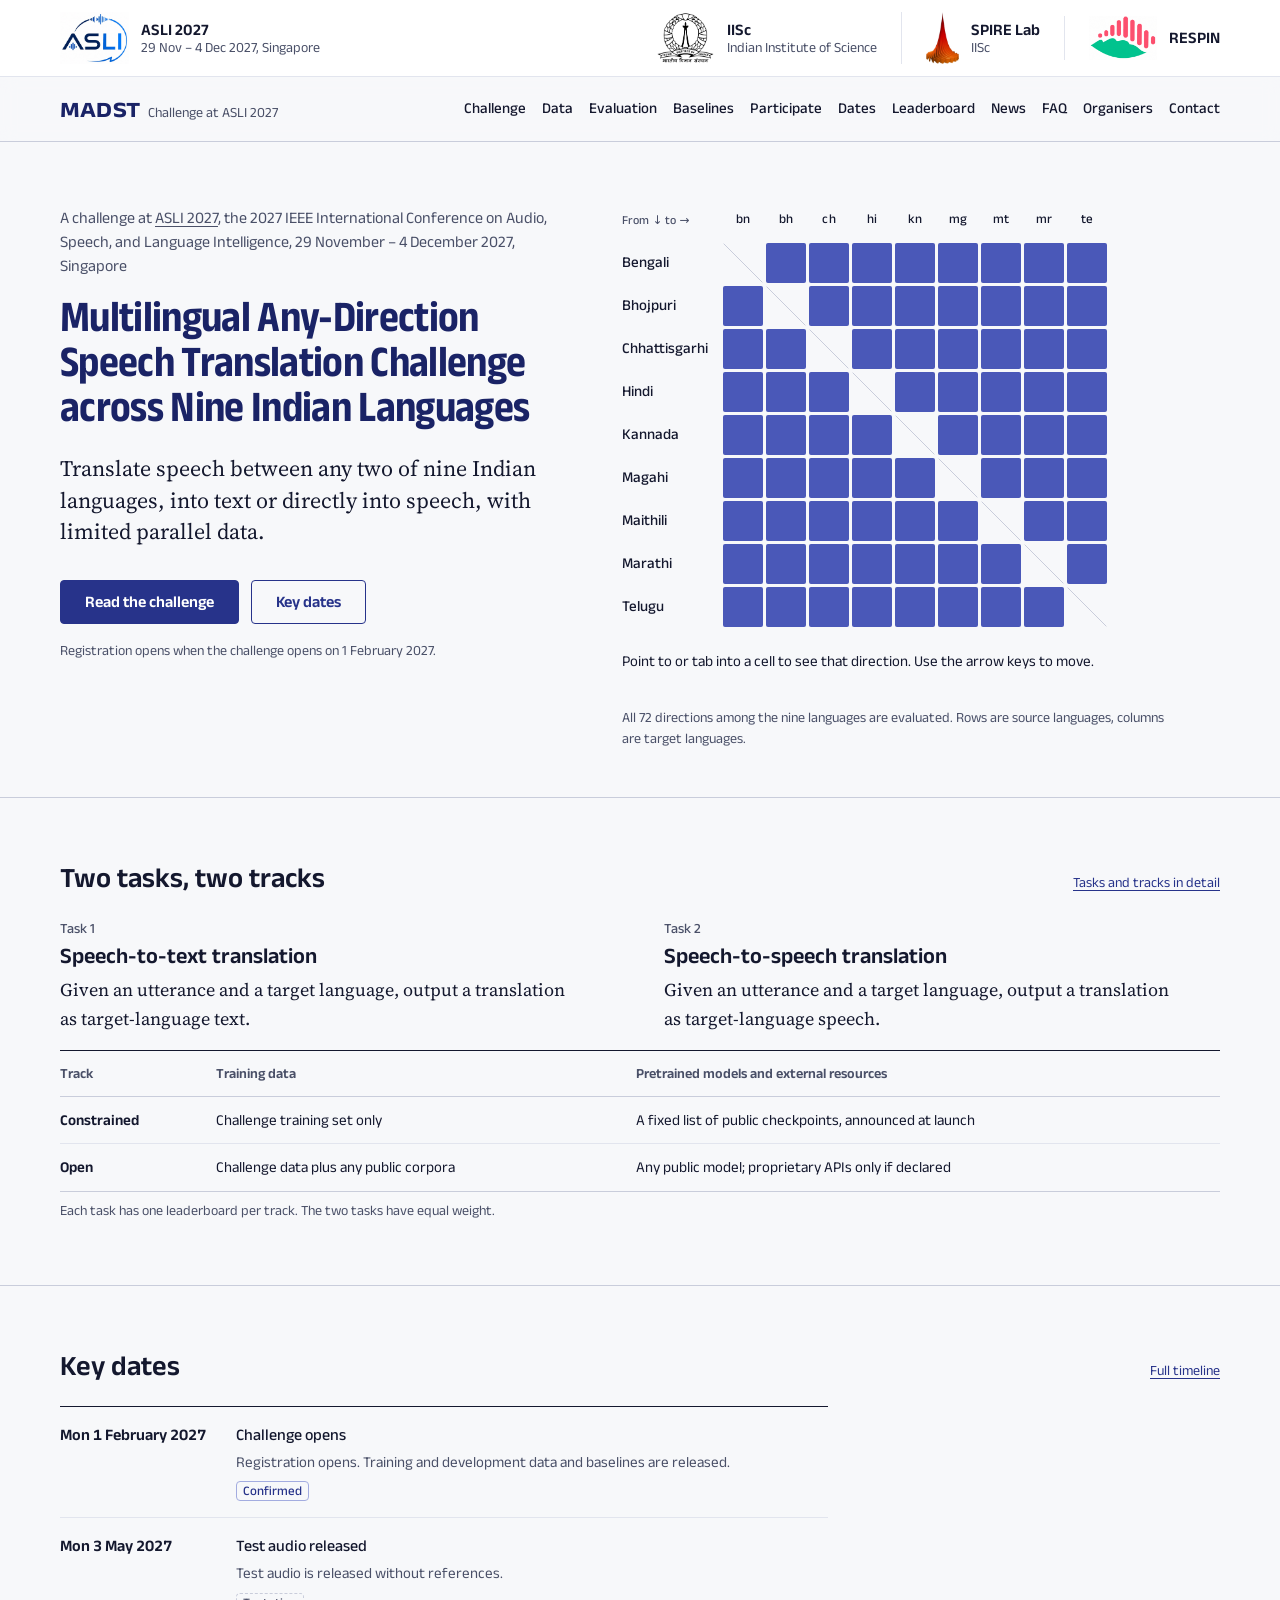
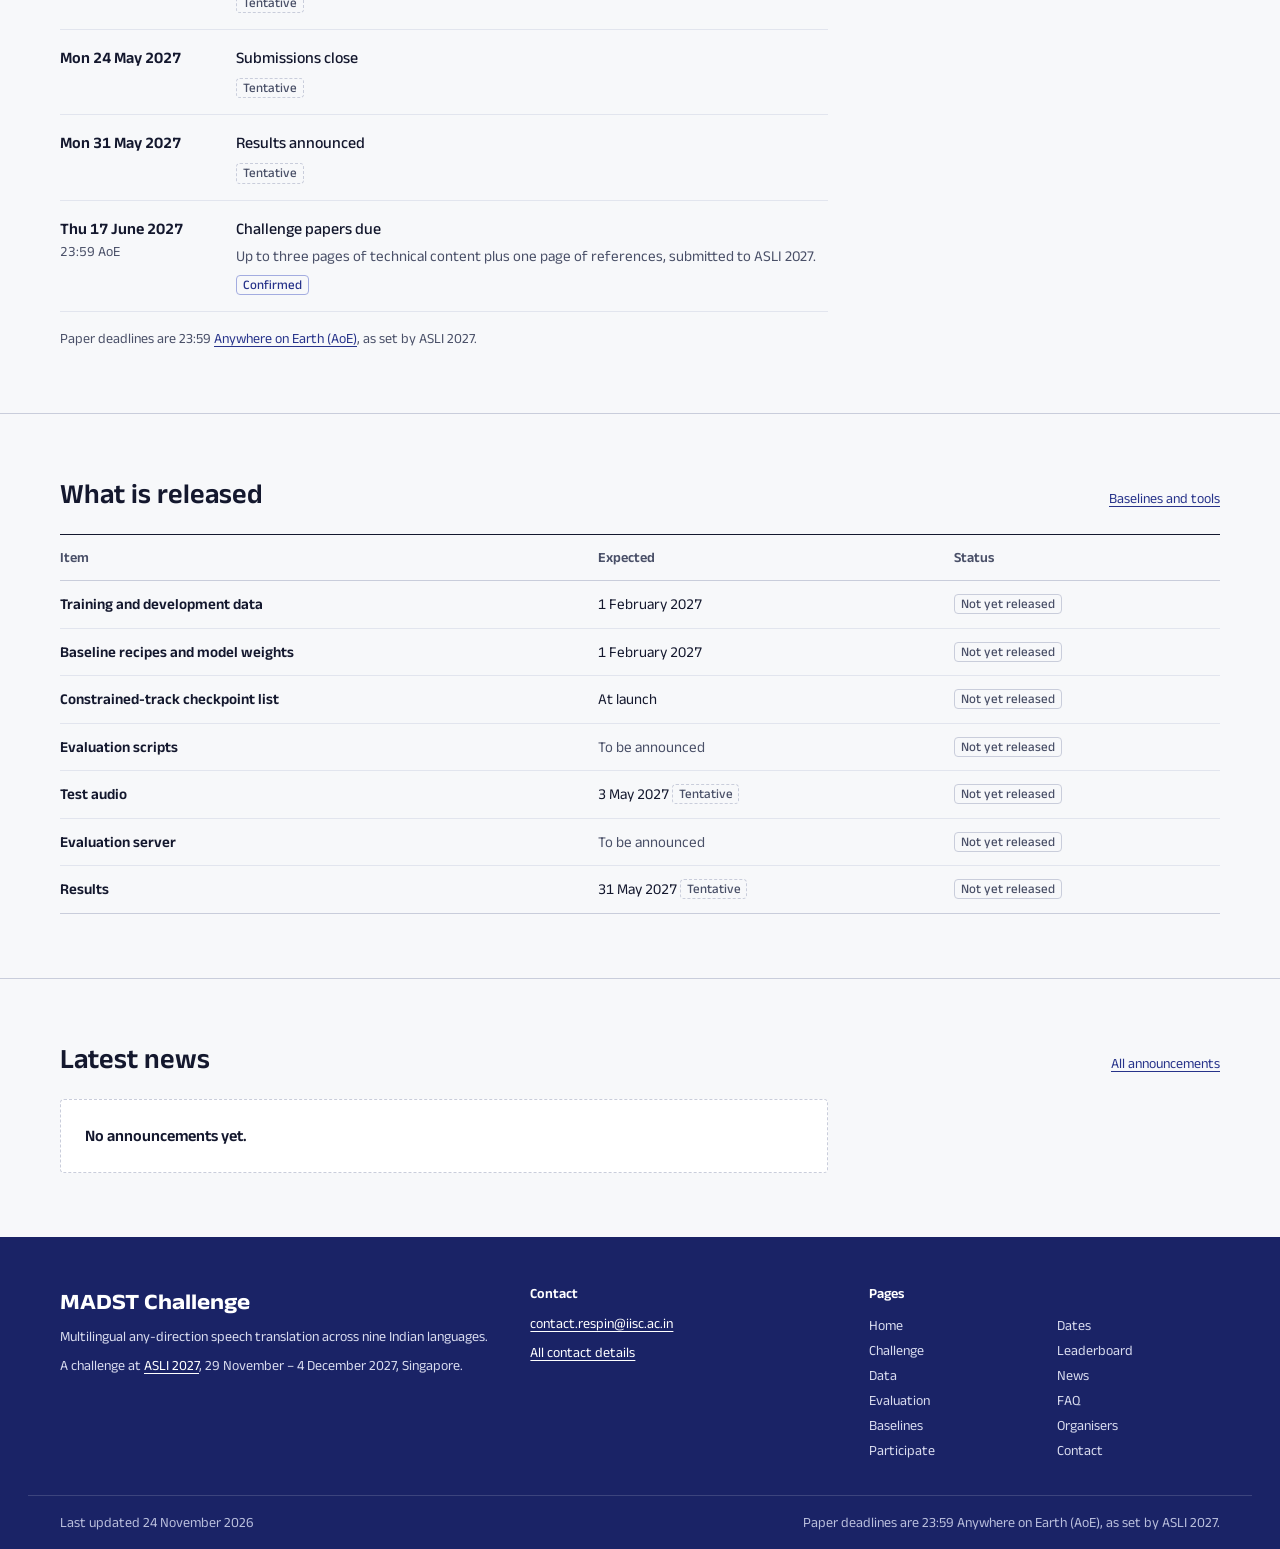
<file: index.html>
<!doctype html>
<html lang="en">
<head>
  <meta charset="utf-8">
  <meta name="viewport" content="width=device-width, initial-scale=1">
  <title>MADST Challenge at ASLI 2027: Multilingual Any-Direction Speech Translation Challenge across Nine Indian Languages</title>
  <meta name="description" content="Translate speech between any two of nine Indian languages, into text or directly into speech. A challenge at ASLI 2027, Singapore.">
  <meta property="og:title" content="MADST Challenge at ASLI 2027">
  <meta property="og:description" content="Multilingual any-direction speech translation across nine Indian languages: 72 directions, speech-to-text and speech-to-speech.">
  <meta property="og:type" content="website">
  <!-- layout:head -->
  <link rel="icon" href="data:,">
  <link rel="preconnect" href="https://fonts.googleapis.com">
  <link rel="preconnect" href="https://fonts.gstatic.com" crossorigin>
  <link rel="stylesheet" href="https://fonts.googleapis.com/css2?family=Anek+Latin:wdth,wght@75..125,400..700&amp;family=Source+Serif+4:ital,opsz,wght@0,8..60,400..600;1,8..60,400&amp;display=swap">
  <!-- Indic-script fonts are added here automatically when SHOW_NATIVE is true in assets/js/site.js -->
  <link rel="stylesheet" href="assets/css/site.css?v=149becd4">
  <script src="assets/js/site.js?v=a150c03b" defer></script>
  <!-- /layout:head -->
</head>
<body>
  <!-- layout:header -->
  <a class="skip-link" href="#main">Skip to content</a>
  <aside id="deadline-strip" class="deadline-strip" aria-label="Next date" hidden><div class="wrap"></div></aside>
  <aside class="logo-bar" aria-label="Host conference and organisers">
    <div class="wrap logo-bar-inner">
      <a class="logo logo-asli" href="https://2027.ieeeasli.org/" title="ASLI 2027"><img src="assets/img/asli.png" width="106" height="80" alt="ASLI 2027"><span class="logo-text" aria-hidden="true"><span class="logo-text-main">ASLI 2027</span><span>29 Nov – 4 Dec 2027, Singapore</span></span></a>
      <ul class="logo-orgs" aria-label="Organised by">
        <li><a class="logo logo-iisc" href="https://www.iisc.ac.in/" title="Indian Institute of Science (IISc)"><img src="assets/img/iisc.png" width="91" height="80" alt="Indian Institute of Science (IISc)"><span class="logo-text" aria-hidden="true"><span class="logo-text-main">IISc</span><span>Indian Institute of Science</span></span></a></li>
        <li><a class="logo logo-spire" href="https://spire.ee.iisc.ac.in/" title="SPIRE Lab"><img src="assets/img/spire.png" width="52" height="80" alt="SPIRE Lab"><span class="logo-text" aria-hidden="true"><span class="logo-text-main">SPIRE Lab</span><span>IISc</span></span></a></li>
        <li><a class="logo logo-respin" href="https://respin.iisc.ac.in/" title="RESPIN"><img src="assets/img/respin.png" width="123" height="80" alt="RESPIN"><span class="logo-text" aria-hidden="true"><span class="logo-text-main">RESPIN</span></span></a></li>
      </ul>
    </div>
  </aside>
  <header class="site-header">
    <div class="wrap header-inner">
      <a class="brand" href="index.html" aria-current="page">
        <span class="brand-name">MADST</span>
        <span class="brand-host">Challenge at ASLI 2027</span>
      </a>
      <button class="nav-toggle" type="button" aria-expanded="false" aria-controls="site-nav">Menu</button>
      <nav id="site-nav" class="site-nav" aria-label="Main">
        <ul>
          <li><a href="challenge.html">Challenge</a></li>
          <li><a href="data.html">Data</a></li>
          <li><a href="evaluation.html">Evaluation</a></li>
          <li><a href="baselines.html">Baselines</a></li>
          <li><a href="participate.html">Participate</a></li>
          <li><a href="dates.html">Dates</a></li>
          <li><a href="leaderboard.html">Leaderboard</a></li>
          <li><a href="news.html">News</a></li>
          <li><a href="faq.html">FAQ</a></li>
          <li><a href="organisers.html">Organisers</a></li>
          <li><a href="contact.html">Contact</a></li>
        </ul>
      </nav>
    </div>
  </header>
  <!-- /layout:header -->

  <main id="main">
    <section class="hero">
      <div class="wrap hero-grid">
        <div>
          <p class="hero-kicker">A challenge at <a href="https://2027.ieeeasli.org/">ASLI 2027</a>, the 2027 IEEE International Conference on Audio, Speech, and Language Intelligence, 29 November – 4 December 2027, Singapore</p>
          <h1>Multilingual Any-Direction Speech Translation Challenge across Nine Indian Languages</h1>
          <p class="lede">Translate speech between any two of nine Indian languages, into text or directly into speech, with limited parallel data.</p>
          <div class="actions">
            <a class="btn btn-primary" data-link="registration" href="participate.html#register" hidden>Register your team</a>
            <a class="btn btn-primary" href="challenge.html">Read the challenge</a>
            <a class="btn btn-secondary" href="dates.html">Key dates</a>
          </div>
          <p class="note" data-link-missing="registration">Registration opens when the challenge opens on 1 February 2027.</p>
        </div>
        <div data-render="matrix" data-animate aria-busy="true">
          <p class="loading">Loading the direction matrix.</p>
          <noscript><p class="small">All 72 directions among Bengali, Bhojpuri, Chhattisgarhi, Hindi, Kannada, Magahi, Maithili, Marathi and Telugu are evaluated.</p></noscript>
        </div>
      </div>
    </section>

    <section class="band" aria-labelledby="tasks-h">
      <div class="wrap">
        <div class="band-head">
          <h2 id="tasks-h">Two tasks, two tracks</h2>
          <a href="challenge.html#tasks">Tasks and tracks in detail</a>
        </div>
        <div class="split">
          <div class="task">
            <span class="task-id">Task 1</span>
            <h3>Speech-to-text translation</h3>
            <p>Given an utterance and a target language, output a translation as target-language text.</p>
          </div>
          <div class="task">
            <span class="task-id">Task 2</span>
            <h3>Speech-to-speech translation</h3>
            <p>Given an utterance and a target language, output a translation as target-language speech.</p>
          </div>
        </div>
        <div class="table-scroll" tabindex="0" role="region" aria-label="Tracks">
          <table class="data">
            <caption>Each task has one leaderboard per track. The two tasks have equal weight.</caption>
            <thead>
              <tr><th scope="col">Track</th><th scope="col">Training data</th><th scope="col">Pretrained models and external resources</th></tr>
            </thead>
            <tbody>
              <tr><th scope="row">Constrained</th><td>Challenge training set only</td><td>A fixed list of public checkpoints, announced at launch</td></tr>
              <tr><th scope="row">Open</th><td>Challenge data plus any public corpora</td><td>Any public model; proprietary APIs only if declared</td></tr>
            </tbody>
          </table>
        </div>
      </div>
    </section>

    <section class="band" aria-labelledby="dates-h">
      <div class="wrap">
        <div class="band-head">
          <h2 id="dates-h">Key dates</h2>
          <a href="dates.html">Full timeline</a>
        </div>
        <div class="key-dates">
          <div data-render="countdown" aria-busy="true"><p class="loading">Loading the next date.</p></div>
          <div data-render="timeline" data-mode="upcoming" data-limit="5" aria-busy="true">
            <p class="loading">Loading dates.</p>
            <noscript><p class="small">See the <a href="dates.html">dates page</a>.</p></noscript>
          </div>
        </div>
        <p class="small" style="margin-top:var(--s-4)" data-tz>Paper deadlines are 23:59 Anywhere on Earth (AoE), as set by ASLI 2027.</p>
        <!-- NEED THESE DETAILS: time zone and closing time for the challenge's own deadlines (e.g. submissions close on 24 May). -->

      </div>
    </section>

    <section class="band" aria-labelledby="status-h">
      <div class="wrap">
        <div class="band-head">
          <h2 id="status-h">What is released</h2>
          <a href="baselines.html">Baselines and tools</a>
        </div>
        <div data-render="status" aria-busy="true"><p class="loading">Loading release status.</p></div>
      </div>
    </section>

    <section class="band" aria-labelledby="news-h">
      <div class="wrap">
        <div class="band-head">
          <h2 id="news-h">Latest news</h2>
          <a href="news.html">All announcements</a>
        </div>
        <div data-render="news" data-limit="3" data-compact aria-busy="true">
          <p class="loading">Loading announcements.</p>
          <noscript><p class="small">See the <a href="news.html">news page</a>.</p></noscript>
        </div>
      </div>
    </section>
  </main>

  <!-- layout:footer -->
  <footer class="site-footer">
    <div class="wrap footer-grid">
      <div>
        <p class="footer-name">MADST Challenge</p>
        <p>Multilingual any-direction speech translation across nine Indian languages.</p>
        <p>A challenge at <a href="https://2027.ieeeasli.org/">ASLI 2027</a>, 29 November – 4 December 2027, Singapore.</p>
      </div>
      <div>
        <h2>Contact</h2>
        <p data-contact="email"><a href="mailto:contact.respin@iisc.ac.in">contact.respin@iisc.ac.in</a></p>
        <p data-contact="discussionUrl"></p>
        <p><a href="contact.html">All contact details</a></p>
      </div>
      <div>
        <h2>Pages</h2>
        <ul class="footer-links">
          <li><a href="index.html">Home</a></li>
          <li><a href="challenge.html">Challenge</a></li>
          <li><a href="data.html">Data</a></li>
          <li><a href="evaluation.html">Evaluation</a></li>
          <li><a href="baselines.html">Baselines</a></li>
          <li><a href="participate.html">Participate</a></li>
          <li><a href="dates.html">Dates</a></li>
          <li><a href="leaderboard.html">Leaderboard</a></li>
          <li><a href="news.html">News</a></li>
          <li><a href="faq.html">FAQ</a></li>
          <li><a href="organisers.html">Organisers</a></li>
          <li><a href="contact.html">Contact</a></li>
        </ul>
      </div>
    </div>
    <div class="wrap footer-base">
      <span>Last updated <span data-last-updated>24 November 2026</span></span>
      <span>Paper deadlines are 23:59 Anywhere on Earth (AoE), as set by ASLI 2027.</span>
    </div>
  </footer>
  <!-- /layout:footer -->
</body>
</html>
</file>
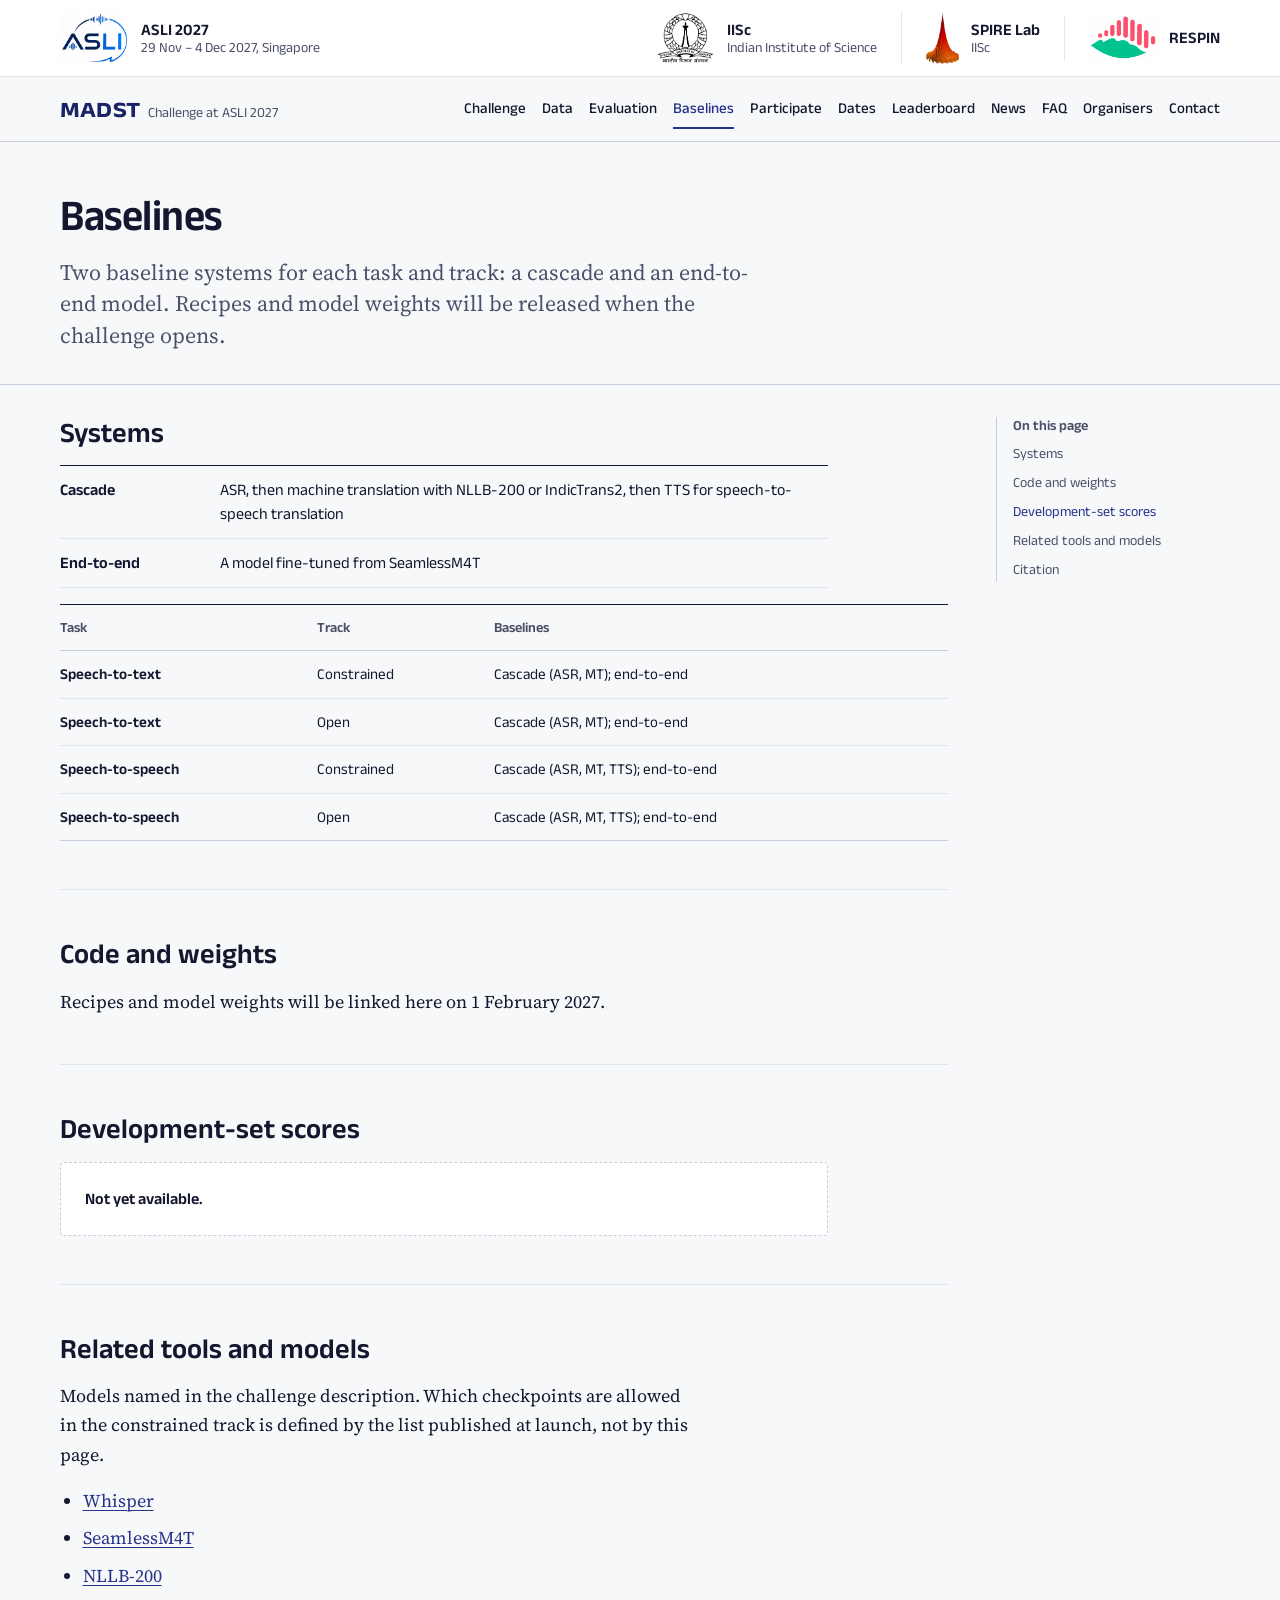
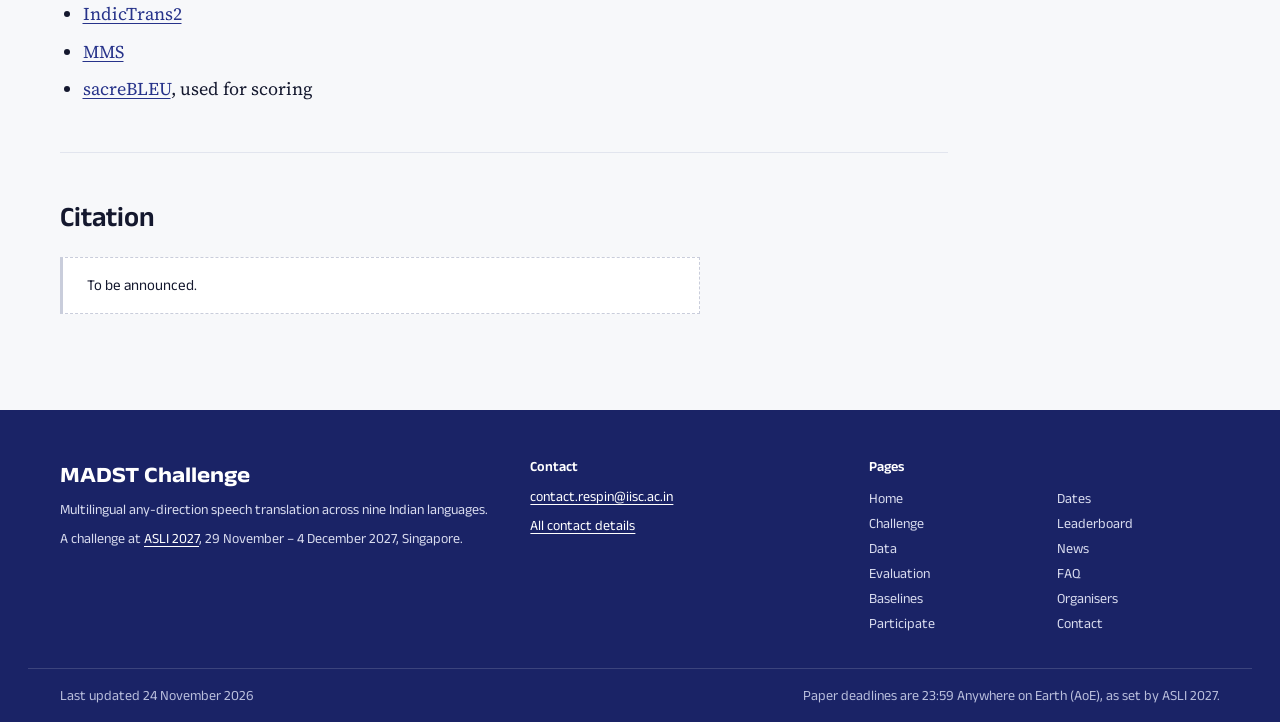
<file: baselines.html>
<!doctype html>
<html lang="en">
<head>
  <meta charset="utf-8">
  <meta name="viewport" content="width=device-width, initial-scale=1">
  <title>Baselines | MADST Challenge</title>
  <meta name="description" content="Cascade and end-to-end baseline systems for both tasks and tracks of the MADST Challenge.">
  <!-- layout:head -->
  <link rel="icon" href="data:,">
  <link rel="preconnect" href="https://fonts.googleapis.com">
  <link rel="preconnect" href="https://fonts.gstatic.com" crossorigin>
  <link rel="stylesheet" href="https://fonts.googleapis.com/css2?family=Anek+Latin:wdth,wght@75..125,400..700&amp;family=Source+Serif+4:ital,opsz,wght@0,8..60,400..600;1,8..60,400&amp;display=swap">
  <!-- Indic-script fonts are added here automatically when SHOW_NATIVE is true in assets/js/site.js -->
  <link rel="stylesheet" href="assets/css/site.css?v=149becd4">
  <script src="assets/js/site.js?v=a150c03b" defer></script>
  <!-- /layout:head -->
</head>
<body>
  <!-- layout:header -->
  <a class="skip-link" href="#main">Skip to content</a>
  <aside id="deadline-strip" class="deadline-strip" aria-label="Next date" hidden><div class="wrap"></div></aside>
  <aside class="logo-bar" aria-label="Host conference and organisers">
    <div class="wrap logo-bar-inner">
      <a class="logo logo-asli" href="https://2027.ieeeasli.org/" title="ASLI 2027"><img src="assets/img/asli.png" width="106" height="80" alt="ASLI 2027"><span class="logo-text" aria-hidden="true"><span class="logo-text-main">ASLI 2027</span><span>29 Nov – 4 Dec 2027, Singapore</span></span></a>
      <ul class="logo-orgs" aria-label="Organised by">
        <li><a class="logo logo-iisc" href="https://www.iisc.ac.in/" title="Indian Institute of Science (IISc)"><img src="assets/img/iisc.png" width="91" height="80" alt="Indian Institute of Science (IISc)"><span class="logo-text" aria-hidden="true"><span class="logo-text-main">IISc</span><span>Indian Institute of Science</span></span></a></li>
        <li><a class="logo logo-spire" href="https://spire.ee.iisc.ac.in/" title="SPIRE Lab"><img src="assets/img/spire.png" width="52" height="80" alt="SPIRE Lab"><span class="logo-text" aria-hidden="true"><span class="logo-text-main">SPIRE Lab</span><span>IISc</span></span></a></li>
        <li><a class="logo logo-respin" href="https://respin.iisc.ac.in/" title="RESPIN"><img src="assets/img/respin.png" width="123" height="80" alt="RESPIN"><span class="logo-text" aria-hidden="true"><span class="logo-text-main">RESPIN</span></span></a></li>
      </ul>
    </div>
  </aside>
  <header class="site-header">
    <div class="wrap header-inner">
      <a class="brand" href="index.html">
        <span class="brand-name">MADST</span>
        <span class="brand-host">Challenge at ASLI 2027</span>
      </a>
      <button class="nav-toggle" type="button" aria-expanded="false" aria-controls="site-nav">Menu</button>
      <nav id="site-nav" class="site-nav" aria-label="Main">
        <ul>
          <li><a href="challenge.html">Challenge</a></li>
          <li><a href="data.html">Data</a></li>
          <li><a href="evaluation.html">Evaluation</a></li>
          <li><a href="baselines.html" aria-current="page">Baselines</a></li>
          <li><a href="participate.html">Participate</a></li>
          <li><a href="dates.html">Dates</a></li>
          <li><a href="leaderboard.html">Leaderboard</a></li>
          <li><a href="news.html">News</a></li>
          <li><a href="faq.html">FAQ</a></li>
          <li><a href="organisers.html">Organisers</a></li>
          <li><a href="contact.html">Contact</a></li>
        </ul>
      </nav>
    </div>
  </header>
  <!-- /layout:header -->

  <main id="main">
    <div class="page-head">
      <div class="wrap">
        <h1>Baselines</h1>
        <p class="lede">Two baseline systems for each task and track: a cascade and an end-to-end model. Recipes and model weights will be released when the challenge opens.</p>
      </div>
    </div>

    <div class="wrap layout">
      <nav class="toc" data-auto aria-label="On this page"></nav>
      <div class="content">
        <section>
          <h2 id="systems">Systems</h2>
          <dl class="facts">
            <dt>Cascade</dt>
            <dd>ASR, then machine translation with NLLB-200 or IndicTrans2, then TTS for speech-to-speech translation</dd>
            <dt>End-to-end</dt>
            <dd>A model fine-tuned from SeamlessM4T</dd>
          </dl>
          <div class="table-scroll" tabindex="0" role="region" aria-label="Baselines per task and track">
            <table class="data">
              <thead><tr><th scope="col">Task</th><th scope="col">Track</th><th scope="col">Baselines</th></tr></thead>
              <tbody>
                <tr><th scope="row">Speech-to-text</th><td>Constrained</td><td>Cascade (ASR, MT); end-to-end</td></tr>
                <tr><th scope="row">Speech-to-text</th><td>Open</td><td>Cascade (ASR, MT); end-to-end</td></tr>
                <tr><th scope="row">Speech-to-speech</th><td>Constrained</td><td>Cascade (ASR, MT, TTS); end-to-end</td></tr>
                <tr><th scope="row">Speech-to-speech</th><td>Open</td><td>Cascade (ASR, MT, TTS); end-to-end</td></tr>
              </tbody>
            </table>
          </div>
        </section>

        <section>
          <h2 id="code">Code and weights</h2>
          <p class="prose" data-link-missing="baselineCode">Recipes and model weights will be linked here on 1 February 2027.</p>
          <!-- NEED THESE DETAILS: baseline code repository, model weight URLs, ASR and TTS models used in the cascade. -->
          <p class="actions" style="margin-top:0"><a class="btn btn-primary" data-link="baselineCode" href="#" hidden>Baseline code</a></p>
        </section>

        <section>
          <h2 id="scores">Development-set scores</h2>
          <div class="state">
            <strong>Not yet available.</strong>
          </div>
          <!-- NEED THESE DETAILS: baseline scores on the development set (task, track, system, primary and secondary metric). -->
        </section>

        <section>
          <h2 id="tools">Related tools and models</h2>
          <div class="prose">
            <p>Models named in the challenge description. Which checkpoints are allowed in the constrained track is defined by the list published at launch, not by this page.</p>
            <ul>
              <li><a href="https://github.com/openai/whisper">Whisper</a></li>
              <li><a href="https://github.com/facebookresearch/seamless_communication">SeamlessM4T</a></li>
              <li><a href="https://github.com/facebookresearch/fairseq/tree/nllb">NLLB-200</a></li>
              <li><a href="https://github.com/AI4Bharat/IndicTrans2">IndicTrans2</a></li>
              <li><a href="https://github.com/facebookresearch/fairseq/tree/main/examples/mms">MMS</a></li>
              <li><a href="https://github.com/mjpost/sacrebleu">sacreBLEU</a>, used for scoring</li>
            </ul>
          </div>
        </section>

        <section>
          <h2 id="cite">Citation</h2>
          <div class="callout callout-pending">
            <p>To be announced.</p>
          </div>
          <!-- NEED THESE DETAILS: citation (BibTeX) for the challenge and dataset. -->
        </section>
      </div>
    </div>
  </main>

  <!-- layout:footer -->
  <footer class="site-footer">
    <div class="wrap footer-grid">
      <div>
        <p class="footer-name">MADST Challenge</p>
        <p>Multilingual any-direction speech translation across nine Indian languages.</p>
        <p>A challenge at <a href="https://2027.ieeeasli.org/">ASLI 2027</a>, 29 November – 4 December 2027, Singapore.</p>
      </div>
      <div>
        <h2>Contact</h2>
        <p data-contact="email"><a href="mailto:contact.respin@iisc.ac.in">contact.respin@iisc.ac.in</a></p>
        <p data-contact="discussionUrl"></p>
        <p><a href="contact.html">All contact details</a></p>
      </div>
      <div>
        <h2>Pages</h2>
        <ul class="footer-links">
          <li><a href="index.html">Home</a></li>
          <li><a href="challenge.html">Challenge</a></li>
          <li><a href="data.html">Data</a></li>
          <li><a href="evaluation.html">Evaluation</a></li>
          <li><a href="baselines.html">Baselines</a></li>
          <li><a href="participate.html">Participate</a></li>
          <li><a href="dates.html">Dates</a></li>
          <li><a href="leaderboard.html">Leaderboard</a></li>
          <li><a href="news.html">News</a></li>
          <li><a href="faq.html">FAQ</a></li>
          <li><a href="organisers.html">Organisers</a></li>
          <li><a href="contact.html">Contact</a></li>
        </ul>
      </div>
    </div>
    <div class="wrap footer-base">
      <span>Last updated <span data-last-updated>24 November 2026</span></span>
      <span>Paper deadlines are 23:59 Anywhere on Earth (AoE), as set by ASLI 2027.</span>
    </div>
  </footer>
  <!-- /layout:footer -->
</body>
</html>
</file>
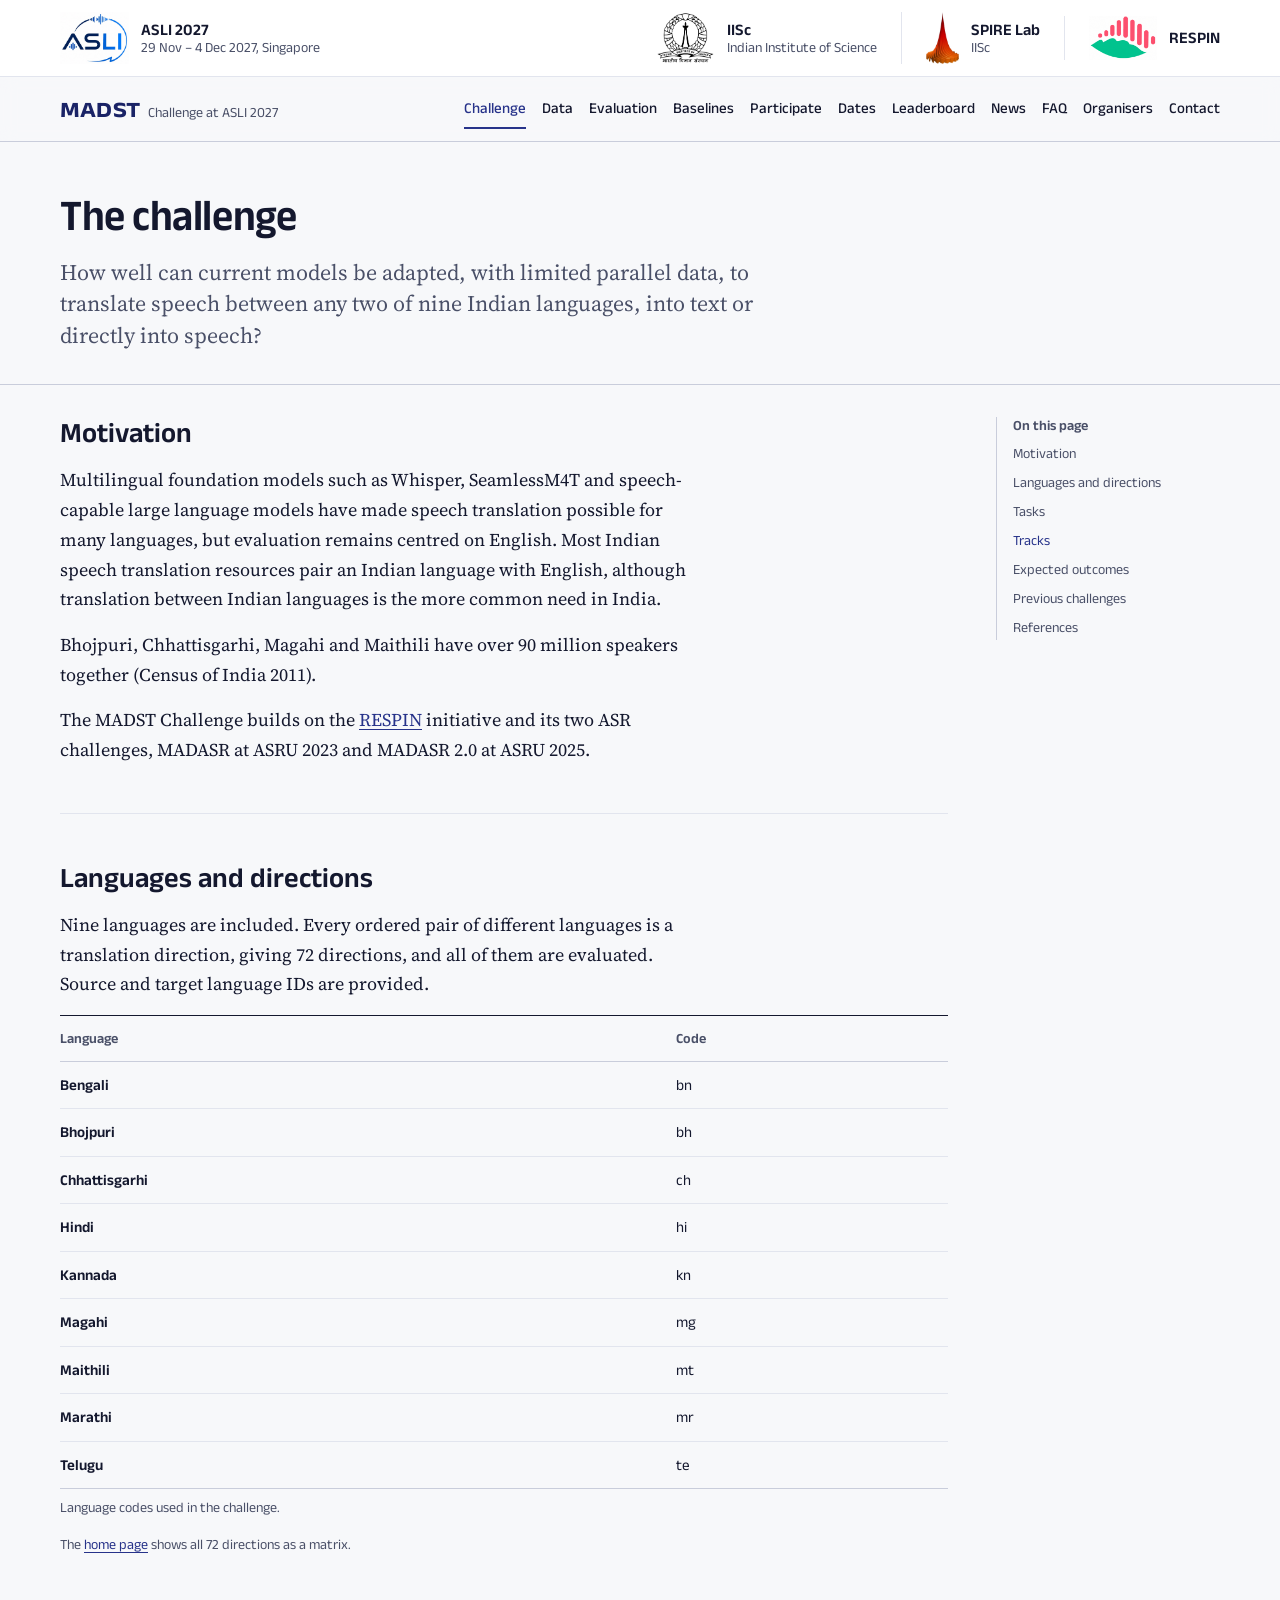
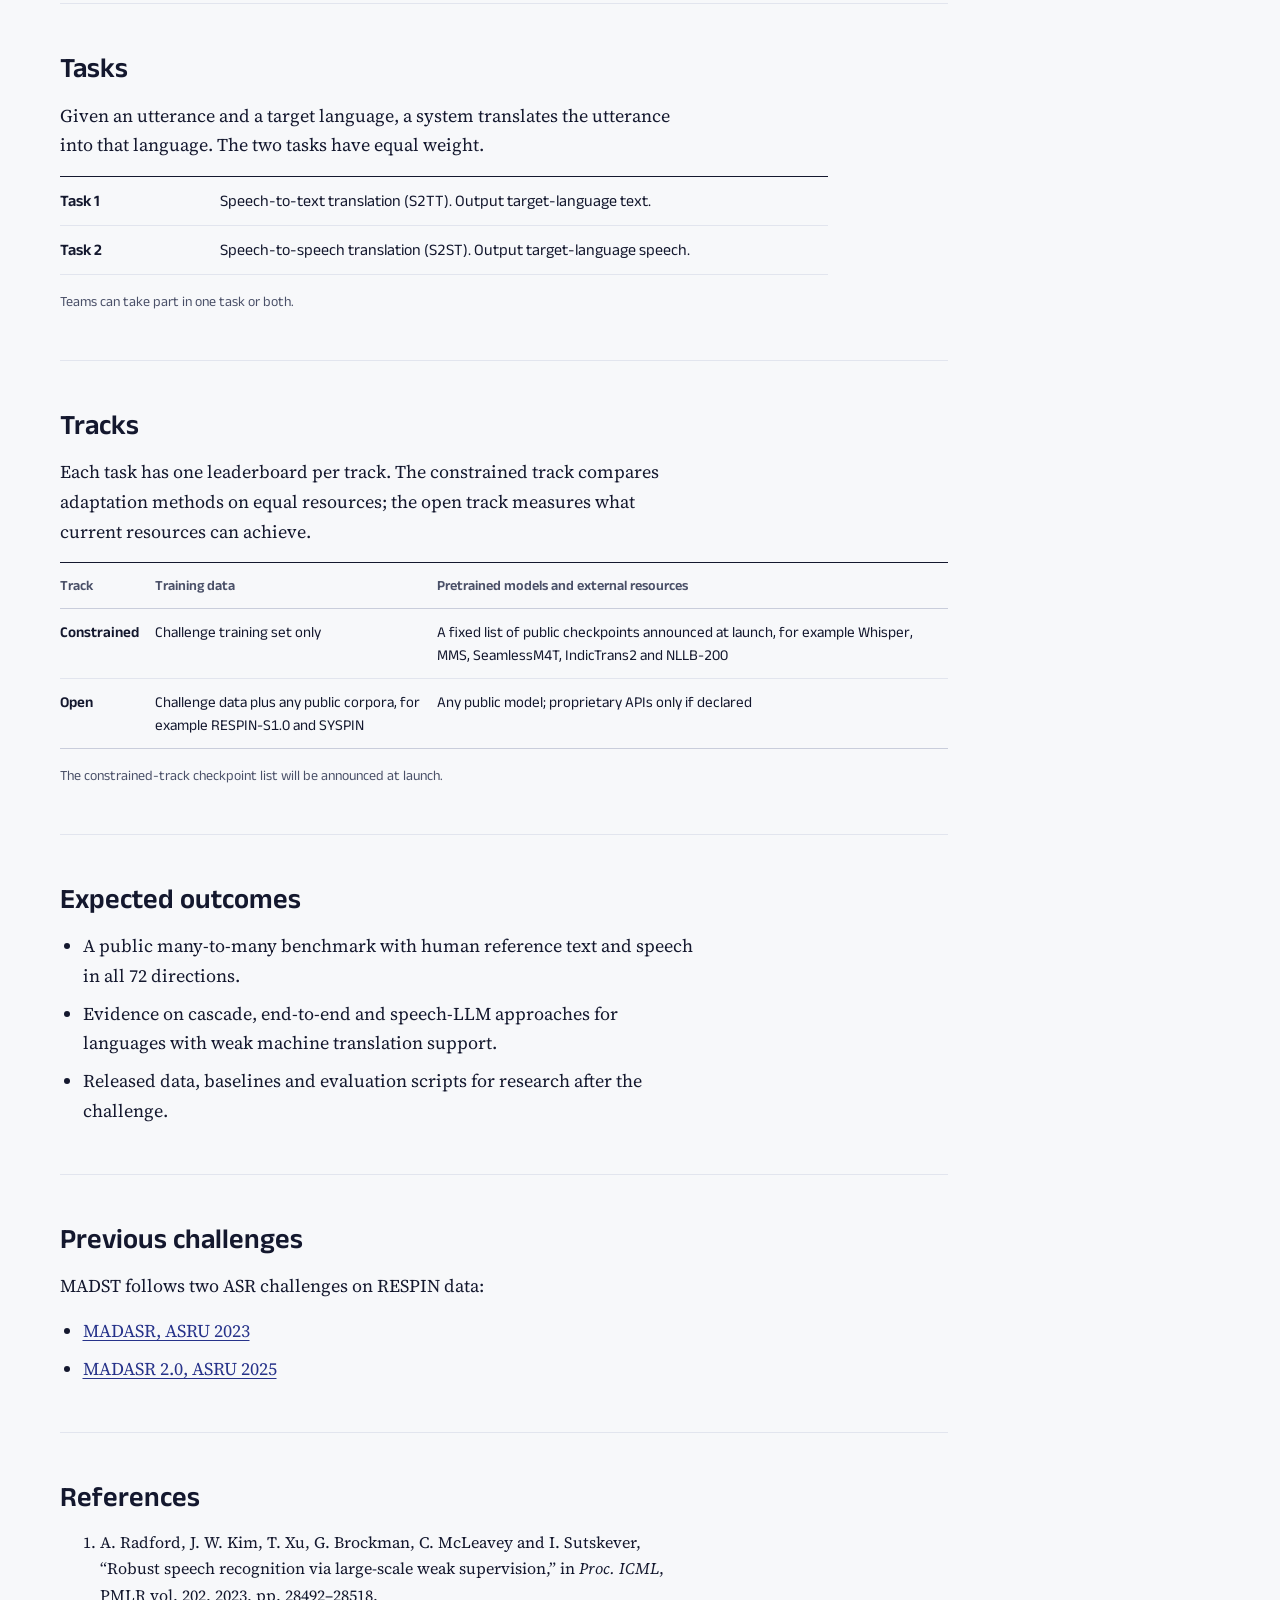
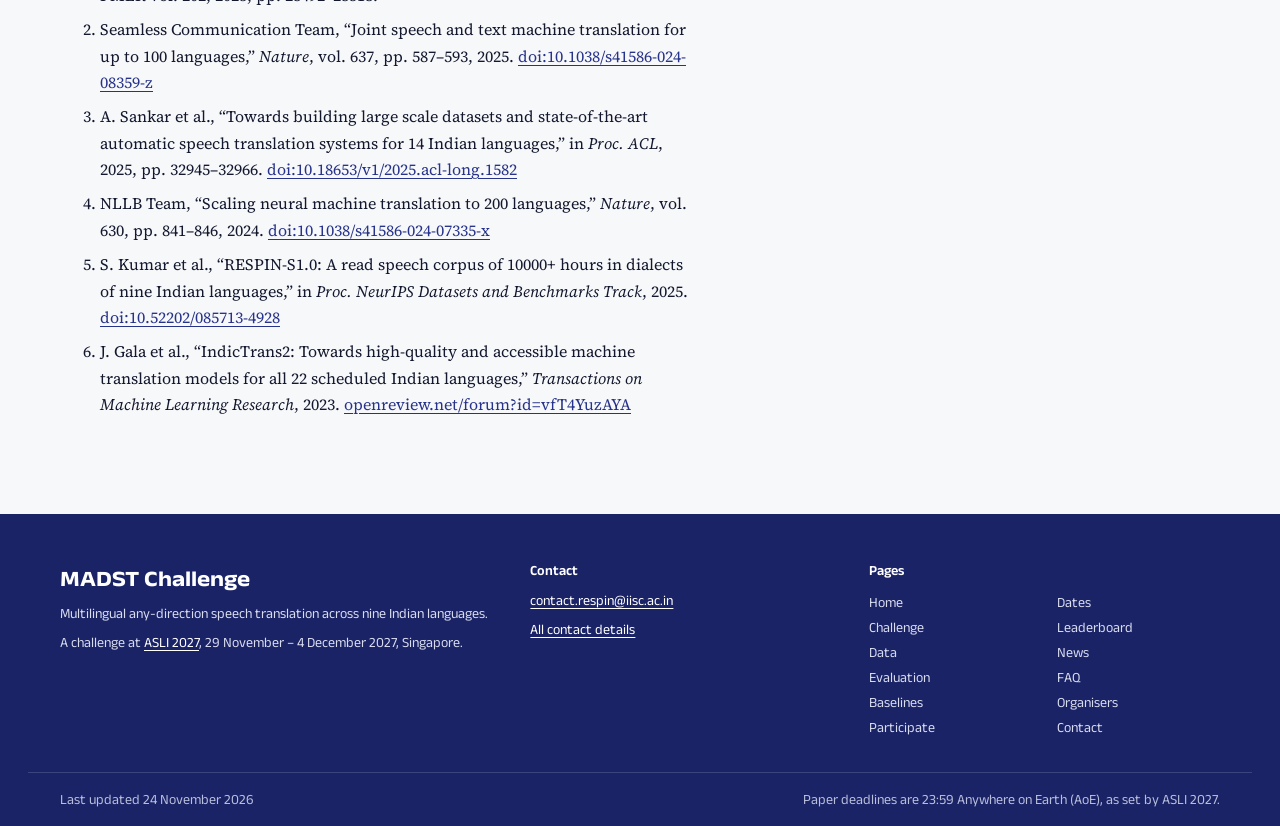
<file: challenge.html>
<!doctype html>
<html lang="en">
<head>
  <meta charset="utf-8">
  <meta name="viewport" content="width=device-width, initial-scale=1">
  <title>The challenge | MADST Challenge</title>
  <meta name="description" content="Motivation, languages, tasks and tracks of the MADST Challenge on multilingual any-direction speech translation across nine Indian languages.">
  <!-- layout:head -->
  <link rel="icon" href="data:,">
  <link rel="preconnect" href="https://fonts.googleapis.com">
  <link rel="preconnect" href="https://fonts.gstatic.com" crossorigin>
  <link rel="stylesheet" href="https://fonts.googleapis.com/css2?family=Anek+Latin:wdth,wght@75..125,400..700&amp;family=Source+Serif+4:ital,opsz,wght@0,8..60,400..600;1,8..60,400&amp;display=swap">
  <!-- Indic-script fonts are added here automatically when SHOW_NATIVE is true in assets/js/site.js -->
  <link rel="stylesheet" href="assets/css/site.css?v=149becd4">
  <script src="assets/js/site.js?v=a150c03b" defer></script>
  <!-- /layout:head -->
</head>
<body>
  <!-- layout:header -->
  <a class="skip-link" href="#main">Skip to content</a>
  <aside id="deadline-strip" class="deadline-strip" aria-label="Next date" hidden><div class="wrap"></div></aside>
  <aside class="logo-bar" aria-label="Host conference and organisers">
    <div class="wrap logo-bar-inner">
      <a class="logo logo-asli" href="https://2027.ieeeasli.org/" title="ASLI 2027"><img src="assets/img/asli.png" width="106" height="80" alt="ASLI 2027"><span class="logo-text" aria-hidden="true"><span class="logo-text-main">ASLI 2027</span><span>29 Nov – 4 Dec 2027, Singapore</span></span></a>
      <ul class="logo-orgs" aria-label="Organised by">
        <li><a class="logo logo-iisc" href="https://www.iisc.ac.in/" title="Indian Institute of Science (IISc)"><img src="assets/img/iisc.png" width="91" height="80" alt="Indian Institute of Science (IISc)"><span class="logo-text" aria-hidden="true"><span class="logo-text-main">IISc</span><span>Indian Institute of Science</span></span></a></li>
        <li><a class="logo logo-spire" href="https://spire.ee.iisc.ac.in/" title="SPIRE Lab"><img src="assets/img/spire.png" width="52" height="80" alt="SPIRE Lab"><span class="logo-text" aria-hidden="true"><span class="logo-text-main">SPIRE Lab</span><span>IISc</span></span></a></li>
        <li><a class="logo logo-respin" href="https://respin.iisc.ac.in/" title="RESPIN"><img src="assets/img/respin.png" width="123" height="80" alt="RESPIN"><span class="logo-text" aria-hidden="true"><span class="logo-text-main">RESPIN</span></span></a></li>
      </ul>
    </div>
  </aside>
  <header class="site-header">
    <div class="wrap header-inner">
      <a class="brand" href="index.html">
        <span class="brand-name">MADST</span>
        <span class="brand-host">Challenge at ASLI 2027</span>
      </a>
      <button class="nav-toggle" type="button" aria-expanded="false" aria-controls="site-nav">Menu</button>
      <nav id="site-nav" class="site-nav" aria-label="Main">
        <ul>
          <li><a href="challenge.html" aria-current="page">Challenge</a></li>
          <li><a href="data.html">Data</a></li>
          <li><a href="evaluation.html">Evaluation</a></li>
          <li><a href="baselines.html">Baselines</a></li>
          <li><a href="participate.html">Participate</a></li>
          <li><a href="dates.html">Dates</a></li>
          <li><a href="leaderboard.html">Leaderboard</a></li>
          <li><a href="news.html">News</a></li>
          <li><a href="faq.html">FAQ</a></li>
          <li><a href="organisers.html">Organisers</a></li>
          <li><a href="contact.html">Contact</a></li>
        </ul>
      </nav>
    </div>
  </header>
  <!-- /layout:header -->

  <main id="main">
    <div class="page-head">
      <div class="wrap">
        <h1>The challenge</h1>
        <p class="lede">How well can current models be adapted, with limited parallel data, to translate speech between any two of nine Indian languages, into text or directly into speech?</p>
      </div>
    </div>

    <div class="wrap layout">
      <nav class="toc" data-auto aria-label="On this page"></nav>
      <div class="content">
        <section>
          <h2 id="motivation">Motivation</h2>
          <div class="prose">
            <p>Multilingual foundation models such as Whisper, SeamlessM4T and speech-capable large language models have made speech translation possible for many languages, but evaluation remains centred on English. Most Indian speech translation resources pair an Indian language with English, although translation between Indian languages is the more common need in India.</p>
            <p>Bhojpuri, Chhattisgarhi, Magahi and Maithili have over 90 million speakers together (Census of India 2011).</p>
            <!-- NEED THESE DETAILS: the proposal also says these four languages "have no public speech translation corpus apart from
                 a small Bhojpuri-Hindi set" and that "their text MT support comes only from general multilingual models such as NLLB-200".
                 Removed pending verification. The survey found Bhojpuri->Hindi speech translation data in the IWSLT 2024-2026
                 low-resource track (about 25-26 h), Bhojpuri and Magahi in a WAT 2025 dialect speech-to-speech study, and a
                 Maithili-Hindi text parallel corpus (MaitH 1.0, LREC 2026). See reference_docs/ASLI2027_benchmark_survey.txt. -->
            <p>The MADST Challenge builds on the <a href="https://respin.iisc.ac.in/">RESPIN</a> initiative and its two ASR challenges, MADASR at ASRU 2023 and MADASR 2.0 at ASRU 2025.</p>
            <!-- NEED THESE DETAILS: the proposal says RESPIN's corpora and both ASR challenges "cover the same languages". The MADASR 2023
                 website lists Bengali and Bhojpuri; the MADASR 2.0 (2025) website lists eight languages without Hindi. Please confirm the wording. -->
          </div>
        </section>

        <section>
          <h2 id="languages">Languages and directions</h2>
          <div class="prose">
            <p>Nine languages are included. Every ordered pair of different languages is a translation direction, giving 72 directions, and all of them are evaluated. Source and target language IDs are provided.</p>
          </div>
          <div class="table-scroll" tabindex="0" role="region" aria-label="Languages">
            <table class="data">
              <caption>Language codes used in the challenge.</caption>
              <thead><tr><th scope="col">Language</th><th scope="col">Code</th></tr></thead>
              <tbody>
                <tr><th scope="row">Bengali</th><td>bn</td></tr>
                <tr><th scope="row">Bhojpuri</th><td>bh</td></tr>
                <tr><th scope="row">Chhattisgarhi</th><td>ch</td></tr>
                <tr><th scope="row">Hindi</th><td>hi</td></tr>
                <tr><th scope="row">Kannada</th><td>kn</td></tr>
                <tr><th scope="row">Magahi</th><td>mg</td></tr>
                <tr><th scope="row">Maithili</th><td>mt</td></tr>
                <tr><th scope="row">Marathi</th><td>mr</td></tr>
                <tr><th scope="row">Telugu</th><td>te</td></tr>
              </tbody>
            </table>
          </div>
          <!-- NEED THESE DETAILS: native-script names for each language (confirm spellings; Maithili in Devanagari and/or Tirhuta?).
               Removed until confirmed. Once confirmed, add a column here and set SHOW_NATIVE = true in assets/js/site.js. -->
          <!-- NEED THESE DETAILS: which of the nine languages appear in existing speech translation benchmarks. No claim is shown
               until the organisers confirm. Evidence collected so far: reference_docs/ASLI2027_benchmark_survey.txt. -->
          <p class="small" style="margin-top:var(--s-4)">The <a href="index.html">home page</a> shows all 72 directions as a matrix.</p>
          <!-- Note: the HTML lang attributes in assets/js/site.js keep standard language tags (bho, hne, mag, mai) for screen
               readers, because the challenge codes bh, ch, mg and mt are the ISO 639-1 codes of other languages. -->
        </section>

        <section>
          <h2 id="tasks">Tasks</h2>
          <div class="prose">
            <p>Given an utterance and a target language, a system translates the utterance into that language. The two tasks have equal weight.</p>
          </div>
          <dl class="facts">
            <dt>Task 1</dt>
            <dd>Speech-to-text translation (S2TT). Output target-language text.</dd>
            <dt>Task 2</dt>
            <dd>Speech-to-speech translation (S2ST). Output target-language speech.</dd>
          </dl>
          <p class="small" style="margin-top:var(--s-4)">Teams can take part in one task or both.</p>
          <!-- NEED THESE DETAILS: are partial submissions (some directions only) scored?
               What does "the two tasks have equal weight" mean for participants (e.g. combined ranking)? -->
        </section>

        <section>
          <h2 id="tracks">Tracks</h2>
          <div class="prose">
            <p>Each task has one leaderboard per track. The constrained track compares adaptation methods on equal resources; the open track measures what current resources can achieve.</p>
          </div>
          <div class="table-scroll" tabindex="0" role="region" aria-label="Tracks">
            <table class="data">
              <thead><tr><th scope="col">Track</th><th scope="col">Training data</th><th scope="col">Pretrained models and external resources</th></tr></thead>
              <tbody>
                <tr><th scope="row">Constrained</th><td>Challenge training set only</td><td>A fixed list of public checkpoints announced at launch, for example Whisper, MMS, SeamlessM4T, IndicTrans2 and NLLB-200</td></tr>
                <tr><th scope="row">Open</th><td>Challenge data plus any public corpora, for example RESPIN-S1.0 and SYSPIN</td><td>Any public model; proprietary APIs only if declared</td></tr>
              </tbody>
            </table>
          </div>
          <p class="small" style="margin-top:var(--s-4)">
            <a data-link="constrainedCheckpoints" href="#" hidden>See the constrained-track checkpoint list</a>
            <span data-link-missing="constrainedCheckpoints">The constrained-track checkpoint list will be announced at launch.</span>
            <!-- NEED THESE DETAILS: the constrained-track checkpoint list (model name + exact checkpoint ID). -->
          </p>
        </section>

        <section>
          <h2 id="outcomes">Expected outcomes</h2>
          <div class="prose">
            <ul>
              <li>A public many-to-many benchmark with human reference text and speech in all 72 directions.</li>
              <!-- NEED THESE DETAILS: the proposal adds "that includes four languages absent from existing speech translation benchmarks".
                   Removed: Bhojpuri->Hindi is an IWSLT 2024-2026 shared-task pair. See reference_docs/ASLI2027_benchmark_survey.txt. -->
              <li>Evidence on cascade, end-to-end and speech-LLM approaches for languages with weak machine translation support.</li>
              <li>Released data, baselines and evaluation scripts for research after the challenge.</li>
            </ul>
          </div>
        </section>

        <section>
          <h2 id="previous">Previous challenges</h2>
          <div class="prose">
            <p>MADST follows two ASR challenges on RESPIN data:</p>
            <ul>
              <li><a href="https://sites.google.com/view/respinasrchallenge2023/home">MADASR, ASRU 2023</a></li>
              <li><a href="https://sites.google.com/view/respinasrchallenge2025/home">MADASR 2.0, ASRU 2025</a></li>
            </ul>
          </div>
        </section>

        <section>
          <h2 id="references">References</h2>
          <ol class="prose" style="font-size:var(--step-0)">
            <li>A. Radford, J. W. Kim, T. Xu, G. Brockman, C. McLeavey and I. Sutskever, “Robust speech recognition via large-scale weak supervision,” in <i>Proc. ICML</i>, PMLR vol. 202, 2023, pp. 28492–28518.</li>
            <li>Seamless Communication Team, “Joint speech and text machine translation for up to 100 languages,” <i>Nature</i>, vol. 637, pp. 587–593, 2025. <a href="https://doi.org/10.1038/s41586-024-08359-z">doi:10.1038/s41586-024-08359-z</a></li>
            <li>A. Sankar et al., “Towards building large scale datasets and state-of-the-art automatic speech translation systems for 14 Indian languages,” in <i>Proc. ACL</i>, 2025, pp. 32945–32966. <a href="https://doi.org/10.18653/v1/2025.acl-long.1582">doi:10.18653/v1/2025.acl-long.1582</a></li>
            <li>NLLB Team, “Scaling neural machine translation to 200 languages,” <i>Nature</i>, vol. 630, pp. 841–846, 2024. <a href="https://doi.org/10.1038/s41586-024-07335-x">doi:10.1038/s41586-024-07335-x</a></li>
            <li>S. Kumar et al., “RESPIN-S1.0: A read speech corpus of 10000+ hours in dialects of nine Indian languages,” in <i>Proc. NeurIPS Datasets and Benchmarks Track</i>, 2025. <a href="https://doi.org/10.52202/085713-4928">doi:10.52202/085713-4928</a></li>
            <li>J. Gala et al., “IndicTrans2: Towards high-quality and accessible machine translation models for all 22 scheduled Indian languages,” <i>Transactions on Machine Learning Research</i>, 2023. <a href="https://openreview.net/forum?id=vfT4YuzAYA">openreview.net/forum?id=vfT4YuzAYA</a></li>
          </ol>
        </section>
      </div>
    </div>
  </main>

  <!-- layout:footer -->
  <footer class="site-footer">
    <div class="wrap footer-grid">
      <div>
        <p class="footer-name">MADST Challenge</p>
        <p>Multilingual any-direction speech translation across nine Indian languages.</p>
        <p>A challenge at <a href="https://2027.ieeeasli.org/">ASLI 2027</a>, 29 November – 4 December 2027, Singapore.</p>
      </div>
      <div>
        <h2>Contact</h2>
        <p data-contact="email"><a href="mailto:contact.respin@iisc.ac.in">contact.respin@iisc.ac.in</a></p>
        <p data-contact="discussionUrl"></p>
        <p><a href="contact.html">All contact details</a></p>
      </div>
      <div>
        <h2>Pages</h2>
        <ul class="footer-links">
          <li><a href="index.html">Home</a></li>
          <li><a href="challenge.html">Challenge</a></li>
          <li><a href="data.html">Data</a></li>
          <li><a href="evaluation.html">Evaluation</a></li>
          <li><a href="baselines.html">Baselines</a></li>
          <li><a href="participate.html">Participate</a></li>
          <li><a href="dates.html">Dates</a></li>
          <li><a href="leaderboard.html">Leaderboard</a></li>
          <li><a href="news.html">News</a></li>
          <li><a href="faq.html">FAQ</a></li>
          <li><a href="organisers.html">Organisers</a></li>
          <li><a href="contact.html">Contact</a></li>
        </ul>
      </div>
    </div>
    <div class="wrap footer-base">
      <span>Last updated <span data-last-updated>24 November 2026</span></span>
      <span>Paper deadlines are 23:59 Anywhere on Earth (AoE), as set by ASLI 2027.</span>
    </div>
  </footer>
  <!-- /layout:footer -->
</body>
</html>
</file>
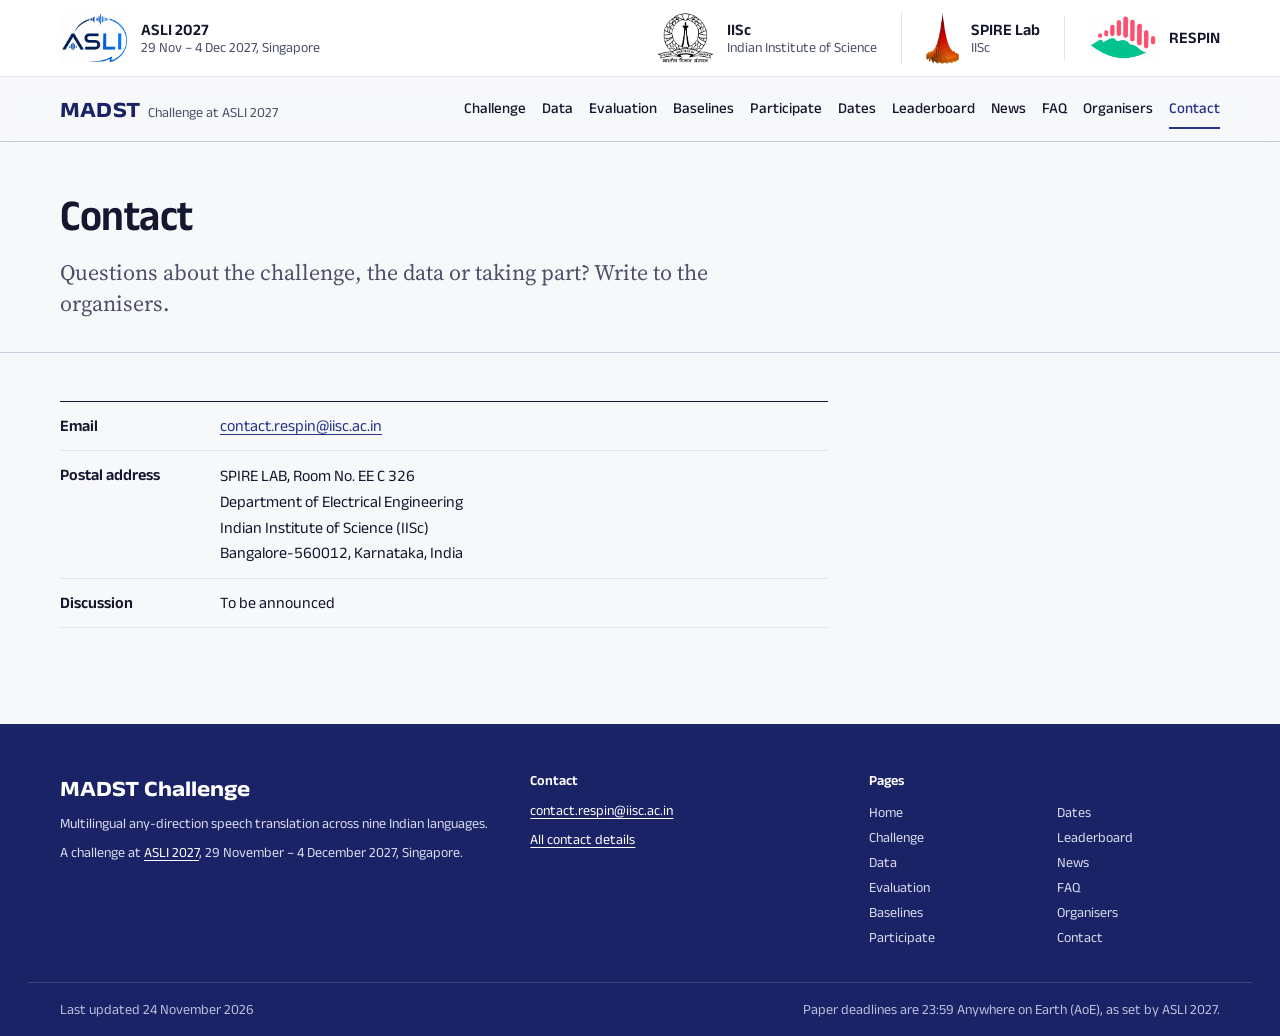
<file: contact.html>
<!doctype html>
<html lang="en">
<head>
  <meta charset="utf-8">
  <meta name="viewport" content="width=device-width, initial-scale=1">
  <title>Contact | MADST Challenge</title>
  <meta name="description" content="Email and postal address of the MADST Challenge organisers at ASLI 2027.">
  <!-- layout:head -->
  <link rel="icon" href="data:,">
  <link rel="preconnect" href="https://fonts.googleapis.com">
  <link rel="preconnect" href="https://fonts.gstatic.com" crossorigin>
  <link rel="stylesheet" href="https://fonts.googleapis.com/css2?family=Anek+Latin:wdth,wght@75..125,400..700&amp;family=Source+Serif+4:ital,opsz,wght@0,8..60,400..600;1,8..60,400&amp;display=swap">
  <!-- Indic-script fonts are added here automatically when SHOW_NATIVE is true in assets/js/site.js -->
  <link rel="stylesheet" href="assets/css/site.css?v=149becd4">
  <script src="assets/js/site.js?v=a150c03b" defer></script>
  <!-- /layout:head -->
</head>
<body>
  <!-- layout:header -->
  <a class="skip-link" href="#main">Skip to content</a>
  <aside id="deadline-strip" class="deadline-strip" aria-label="Next date" hidden><div class="wrap"></div></aside>
  <aside class="logo-bar" aria-label="Host conference and organisers">
    <div class="wrap logo-bar-inner">
      <a class="logo logo-asli" href="https://2027.ieeeasli.org/" title="ASLI 2027"><img src="assets/img/asli.png" width="106" height="80" alt="ASLI 2027"><span class="logo-text" aria-hidden="true"><span class="logo-text-main">ASLI 2027</span><span>29 Nov – 4 Dec 2027, Singapore</span></span></a>
      <ul class="logo-orgs" aria-label="Organised by">
        <li><a class="logo logo-iisc" href="https://www.iisc.ac.in/" title="Indian Institute of Science (IISc)"><img src="assets/img/iisc.png" width="91" height="80" alt="Indian Institute of Science (IISc)"><span class="logo-text" aria-hidden="true"><span class="logo-text-main">IISc</span><span>Indian Institute of Science</span></span></a></li>
        <li><a class="logo logo-spire" href="https://spire.ee.iisc.ac.in/" title="SPIRE Lab"><img src="assets/img/spire.png" width="52" height="80" alt="SPIRE Lab"><span class="logo-text" aria-hidden="true"><span class="logo-text-main">SPIRE Lab</span><span>IISc</span></span></a></li>
        <li><a class="logo logo-respin" href="https://respin.iisc.ac.in/" title="RESPIN"><img src="assets/img/respin.png" width="123" height="80" alt="RESPIN"><span class="logo-text" aria-hidden="true"><span class="logo-text-main">RESPIN</span></span></a></li>
      </ul>
    </div>
  </aside>
  <header class="site-header">
    <div class="wrap header-inner">
      <a class="brand" href="index.html">
        <span class="brand-name">MADST</span>
        <span class="brand-host">Challenge at ASLI 2027</span>
      </a>
      <button class="nav-toggle" type="button" aria-expanded="false" aria-controls="site-nav">Menu</button>
      <nav id="site-nav" class="site-nav" aria-label="Main">
        <ul>
          <li><a href="challenge.html">Challenge</a></li>
          <li><a href="data.html">Data</a></li>
          <li><a href="evaluation.html">Evaluation</a></li>
          <li><a href="baselines.html">Baselines</a></li>
          <li><a href="participate.html">Participate</a></li>
          <li><a href="dates.html">Dates</a></li>
          <li><a href="leaderboard.html">Leaderboard</a></li>
          <li><a href="news.html">News</a></li>
          <li><a href="faq.html">FAQ</a></li>
          <li><a href="organisers.html">Organisers</a></li>
          <li><a href="contact.html" aria-current="page">Contact</a></li>
        </ul>
      </nav>
    </div>
  </header>
  <!-- /layout:header -->

  <main id="main">
    <div class="page-head">
      <div class="wrap">
        <h1>Contact</h1>
        <p class="lede">Questions about the challenge, the data or taking part? Write to the organisers.</p>
      </div>
    </div>

    <div class="wrap layout">
      <div class="content">
        <section>
          <h2 id="contact-details" class="visually-hidden">Contact details</h2>
          <dl class="facts">
            <dt>Email</dt>
            <dd><a href="mailto:contact.respin@iisc.ac.in">contact.respin@iisc.ac.in</a></dd>
            <dt>Postal address</dt>
            <dd>
              <address class="contact-address">
                SPIRE LAB, Room No. EE C 326<br>
                Department of Electrical Engineering<br>
                Indian Institute of Science (IISc)<br>
                Bangalore-560012, Karnataka, India
              </address>
            </dd>
            <dt>Discussion</dt>
            <dd data-contact="discussionUrl">To be announced</dd>
          </dl>
        </section>
      </div>
    </div>
  </main>

  <!-- layout:footer -->
  <footer class="site-footer">
    <div class="wrap footer-grid">
      <div>
        <p class="footer-name">MADST Challenge</p>
        <p>Multilingual any-direction speech translation across nine Indian languages.</p>
        <p>A challenge at <a href="https://2027.ieeeasli.org/">ASLI 2027</a>, 29 November – 4 December 2027, Singapore.</p>
      </div>
      <div>
        <h2>Contact</h2>
        <p data-contact="email"><a href="mailto:contact.respin@iisc.ac.in">contact.respin@iisc.ac.in</a></p>
        <p data-contact="discussionUrl"></p>
        <p><a href="contact.html">All contact details</a></p>
      </div>
      <div>
        <h2>Pages</h2>
        <ul class="footer-links">
          <li><a href="index.html">Home</a></li>
          <li><a href="challenge.html">Challenge</a></li>
          <li><a href="data.html">Data</a></li>
          <li><a href="evaluation.html">Evaluation</a></li>
          <li><a href="baselines.html">Baselines</a></li>
          <li><a href="participate.html">Participate</a></li>
          <li><a href="dates.html">Dates</a></li>
          <li><a href="leaderboard.html">Leaderboard</a></li>
          <li><a href="news.html">News</a></li>
          <li><a href="faq.html">FAQ</a></li>
          <li><a href="organisers.html">Organisers</a></li>
          <li><a href="contact.html">Contact</a></li>
        </ul>
      </div>
    </div>
    <div class="wrap footer-base">
      <span>Last updated <span data-last-updated>24 November 2026</span></span>
      <span>Paper deadlines are 23:59 Anywhere on Earth (AoE), as set by ASLI 2027.</span>
    </div>
  </footer>
  <!-- /layout:footer -->
</body>
</html>
</file>
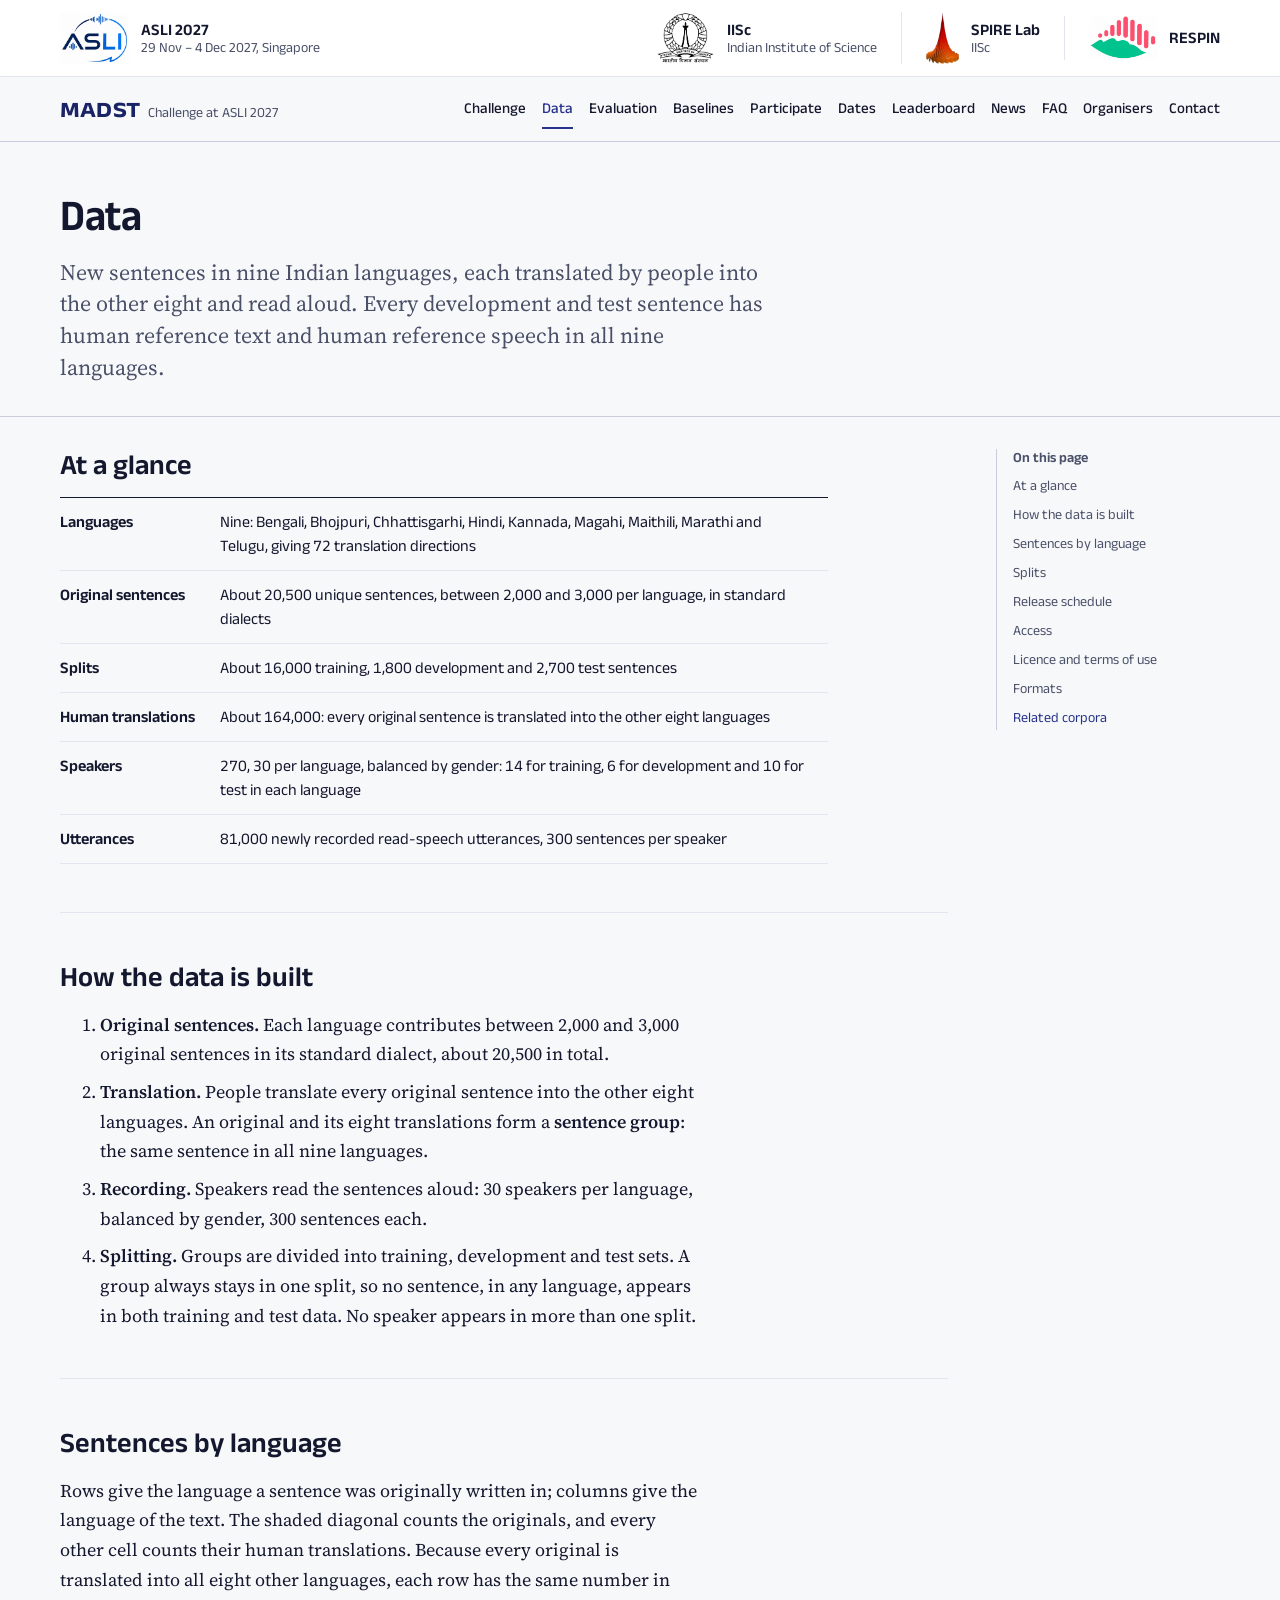
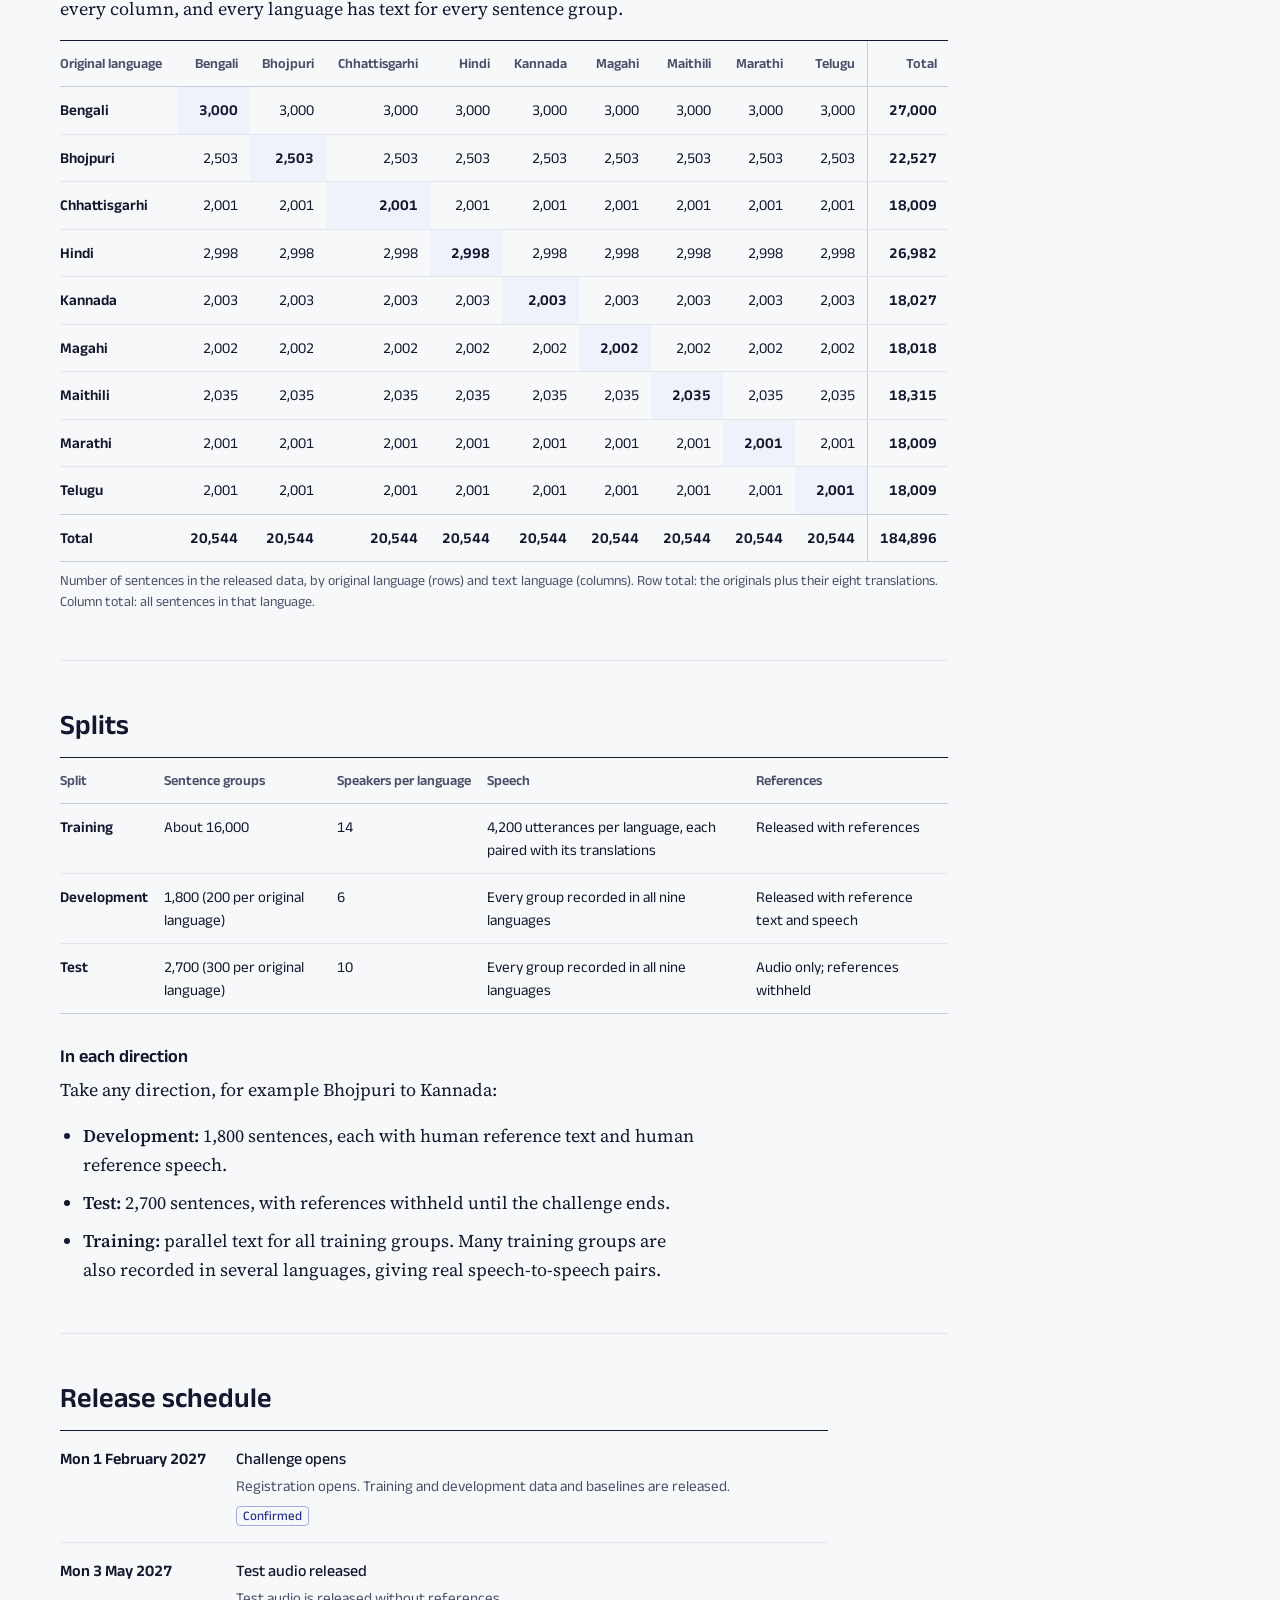
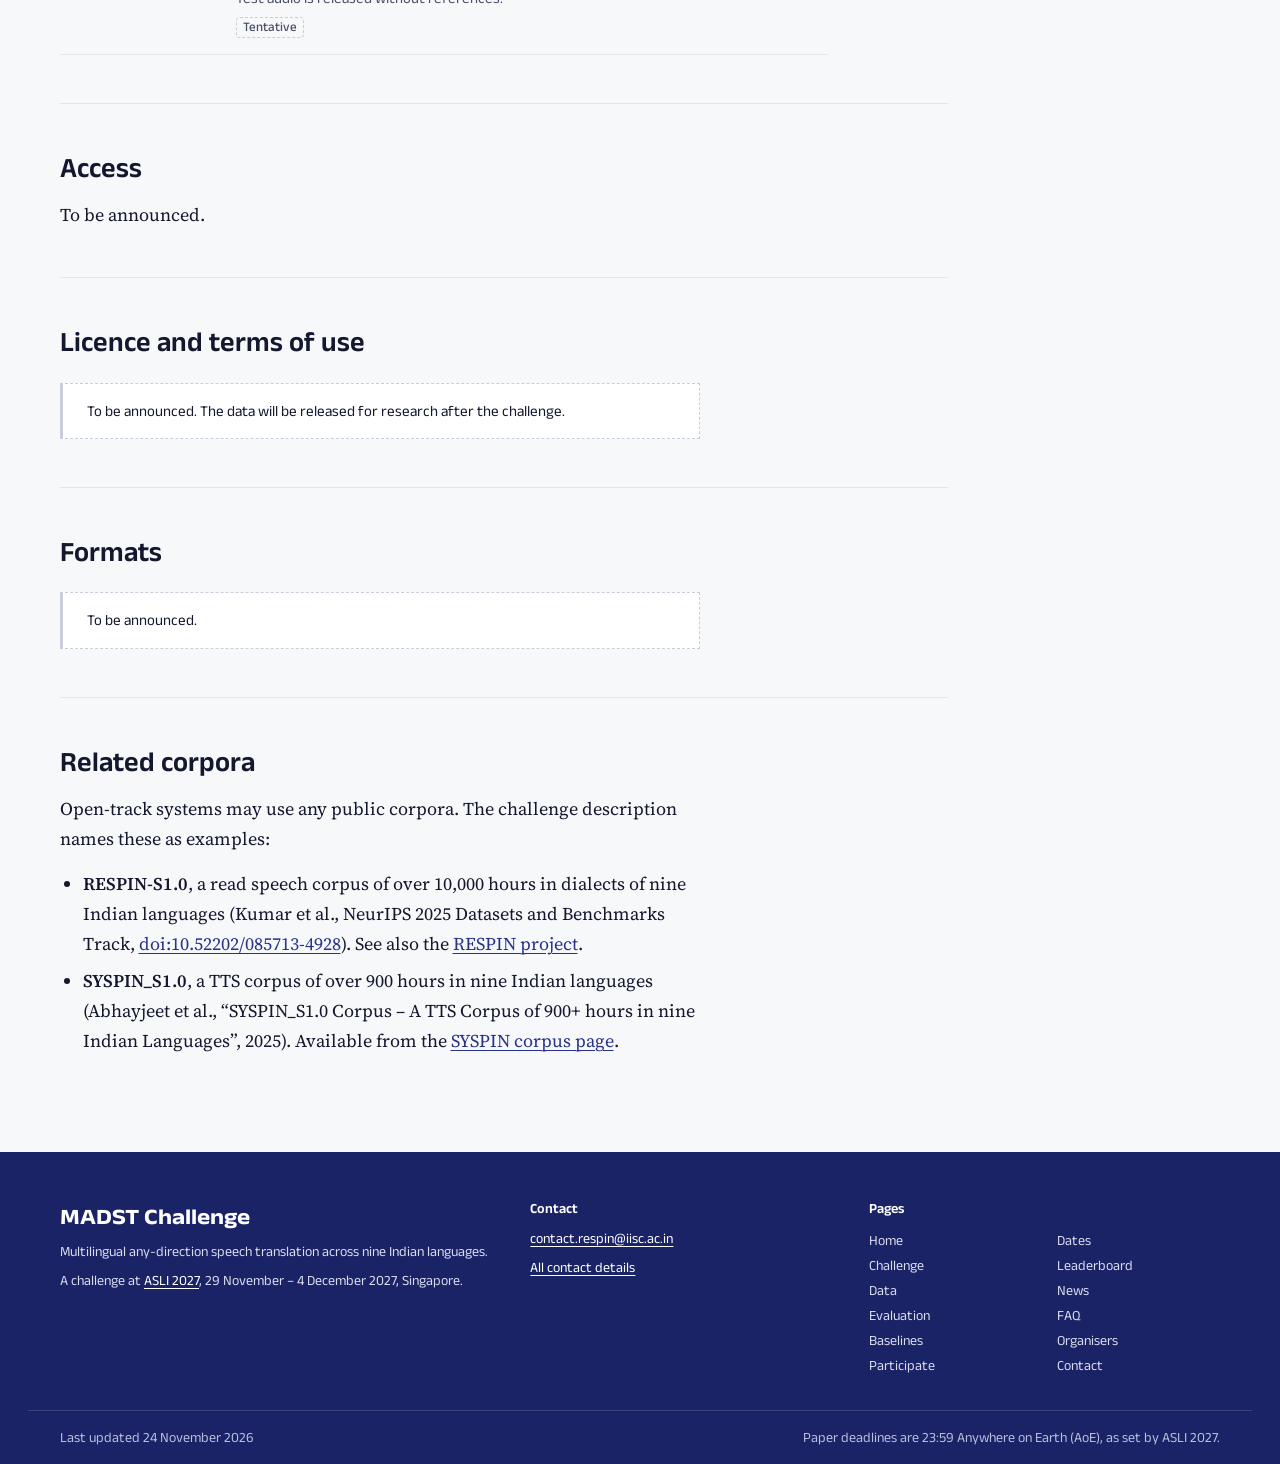
<file: data.html>
<!doctype html>
<html lang="en">
<head>
  <meta charset="utf-8">
  <meta name="viewport" content="width=device-width, initial-scale=1">
  <title>Data | MADST Challenge</title>
  <meta name="description" content="The MADST Challenge corpus: newly recorded read speech in nine Indian languages with human translations and human reference speech.">
  <!-- layout:head -->
  <link rel="icon" href="data:,">
  <link rel="preconnect" href="https://fonts.googleapis.com">
  <link rel="preconnect" href="https://fonts.gstatic.com" crossorigin>
  <link rel="stylesheet" href="https://fonts.googleapis.com/css2?family=Anek+Latin:wdth,wght@75..125,400..700&amp;family=Source+Serif+4:ital,opsz,wght@0,8..60,400..600;1,8..60,400&amp;display=swap">
  <!-- Indic-script fonts are added here automatically when SHOW_NATIVE is true in assets/js/site.js -->
  <link rel="stylesheet" href="assets/css/site.css?v=149becd4">
  <script src="assets/js/site.js?v=a150c03b" defer></script>
  <!-- /layout:head -->
</head>
<body>
  <!-- layout:header -->
  <a class="skip-link" href="#main">Skip to content</a>
  <aside id="deadline-strip" class="deadline-strip" aria-label="Next date" hidden><div class="wrap"></div></aside>
  <aside class="logo-bar" aria-label="Host conference and organisers">
    <div class="wrap logo-bar-inner">
      <a class="logo logo-asli" href="https://2027.ieeeasli.org/" title="ASLI 2027"><img src="assets/img/asli.png" width="106" height="80" alt="ASLI 2027"><span class="logo-text" aria-hidden="true"><span class="logo-text-main">ASLI 2027</span><span>29 Nov – 4 Dec 2027, Singapore</span></span></a>
      <ul class="logo-orgs" aria-label="Organised by">
        <li><a class="logo logo-iisc" href="https://www.iisc.ac.in/" title="Indian Institute of Science (IISc)"><img src="assets/img/iisc.png" width="91" height="80" alt="Indian Institute of Science (IISc)"><span class="logo-text" aria-hidden="true"><span class="logo-text-main">IISc</span><span>Indian Institute of Science</span></span></a></li>
        <li><a class="logo logo-spire" href="https://spire.ee.iisc.ac.in/" title="SPIRE Lab"><img src="assets/img/spire.png" width="52" height="80" alt="SPIRE Lab"><span class="logo-text" aria-hidden="true"><span class="logo-text-main">SPIRE Lab</span><span>IISc</span></span></a></li>
        <li><a class="logo logo-respin" href="https://respin.iisc.ac.in/" title="RESPIN"><img src="assets/img/respin.png" width="123" height="80" alt="RESPIN"><span class="logo-text" aria-hidden="true"><span class="logo-text-main">RESPIN</span></span></a></li>
      </ul>
    </div>
  </aside>
  <header class="site-header">
    <div class="wrap header-inner">
      <a class="brand" href="index.html">
        <span class="brand-name">MADST</span>
        <span class="brand-host">Challenge at ASLI 2027</span>
      </a>
      <button class="nav-toggle" type="button" aria-expanded="false" aria-controls="site-nav">Menu</button>
      <nav id="site-nav" class="site-nav" aria-label="Main">
        <ul>
          <li><a href="challenge.html">Challenge</a></li>
          <li><a href="data.html" aria-current="page">Data</a></li>
          <li><a href="evaluation.html">Evaluation</a></li>
          <li><a href="baselines.html">Baselines</a></li>
          <li><a href="participate.html">Participate</a></li>
          <li><a href="dates.html">Dates</a></li>
          <li><a href="leaderboard.html">Leaderboard</a></li>
          <li><a href="news.html">News</a></li>
          <li><a href="faq.html">FAQ</a></li>
          <li><a href="organisers.html">Organisers</a></li>
          <li><a href="contact.html">Contact</a></li>
        </ul>
      </nav>
    </div>
  </header>
  <!-- /layout:header -->

  <main id="main">
    <div class="page-head">
      <div class="wrap">
        <h1>Data</h1>
        <p class="lede">New sentences in nine Indian languages, each translated by people into the other eight and read aloud. Every development and test sentence has human reference text and human reference speech in all nine languages.</p>
      </div>
    </div>

    <div class="wrap layout">
      <nav class="toc" data-auto aria-label="On this page"></nav>
      <div class="content">
        <section>
          <h2 id="overview">At a glance</h2>
          <dl class="facts">
            <dt>Languages</dt>
            <dd>Nine: Bengali, Bhojpuri, Chhattisgarhi, Hindi, Kannada, Magahi, Maithili, Marathi and Telugu, giving 72 translation directions</dd>
            <dt>Original sentences</dt>
            <dd>About 20,500 unique sentences, between 2,000 and 3,000 per language, in standard dialects</dd>
            <dt>Splits</dt>
            <dd>About 16,000 training, 1,800 development and 2,700 test sentences</dd>
            <dt>Human translations</dt>
            <dd>About 164,000: every original sentence is translated into the other eight languages</dd>
            <dt>Speakers</dt>
            <dd>270, 30 per language, balanced by gender: 14 for training, 6 for development and 10 for test in each language</dd>
            <dt>Utterances</dt>
            <dd>81,000 newly recorded read-speech utterances, 300 sentences per speaker</dd>
            <!-- NEED THESE DETAILS: total hours of speech. Restore this row when confirmed:
            <dt>Hours of speech</dt>
            <dd>...</dd>
            -->
          </dl>
        </section>

        <section>
          <h2 id="construction">How the data is built</h2>
          <ol class="prose">
            <li><strong>Original sentences.</strong> Each language contributes between 2,000 and 3,000 original sentences in its standard dialect, about 20,500 in total.</li>
            <li><strong>Translation.</strong> People translate every original sentence into the other eight languages. An original and its eight translations form a <strong>sentence group</strong>: the same sentence in all nine languages.</li>
            <li><strong>Recording.</strong> Speakers read the sentences aloud: 30 speakers per language, balanced by gender, 300 sentences each.</li>
            <li><strong>Splitting.</strong> Groups are divided into training, development and test sets. A group always stays in one split, so no sentence, in any language, appears in both training and test data. No speaker appears in more than one split.</li>
          </ol>
        </section>

        <section>
          <h2 id="sentences">Sentences by language</h2>
          <div class="prose">
            <p>Rows give the language a sentence was originally written in; columns give the language of the text. The shaded diagonal counts the originals, and every other cell counts their human translations. Because every original is translated into all eight other languages, each row has the same number in every column, and every language has text for every sentence group.</p>
          </div>
          <div class="table-scroll" tabindex="0" role="region" aria-label="Sentences by original language and text language">
            <table class="data matrix-table">
              <caption>Number of sentences in the released data, by original language (rows) and text language (columns). Row total: the originals plus their eight translations. Column total: all sentences in that language.</caption>
              <thead>
                <tr><th scope="col">Original language</th><th scope="col" class="n">Bengali</th><th scope="col" class="n">Bhojpuri</th><th scope="col" class="n">Chhattisgarhi</th><th scope="col" class="n">Hindi</th><th scope="col" class="n">Kannada</th><th scope="col" class="n">Magahi</th><th scope="col" class="n">Maithili</th><th scope="col" class="n">Marathi</th><th scope="col" class="n">Telugu</th><th scope="col" class="n total">Total</th></tr>
              </thead>
              <tbody>
                <tr><th scope="row">Bengali</th><td class="n is-orig">3,000</td><td class="n">3,000</td><td class="n">3,000</td><td class="n">3,000</td><td class="n">3,000</td><td class="n">3,000</td><td class="n">3,000</td><td class="n">3,000</td><td class="n">3,000</td><td class="n total">27,000</td></tr>
                <tr><th scope="row">Bhojpuri</th><td class="n">2,503</td><td class="n is-orig">2,503</td><td class="n">2,503</td><td class="n">2,503</td><td class="n">2,503</td><td class="n">2,503</td><td class="n">2,503</td><td class="n">2,503</td><td class="n">2,503</td><td class="n total">22,527</td></tr>
                <tr><th scope="row">Chhattisgarhi</th><td class="n">2,001</td><td class="n">2,001</td><td class="n is-orig">2,001</td><td class="n">2,001</td><td class="n">2,001</td><td class="n">2,001</td><td class="n">2,001</td><td class="n">2,001</td><td class="n">2,001</td><td class="n total">18,009</td></tr>
                <tr><th scope="row">Hindi</th><td class="n">2,998</td><td class="n">2,998</td><td class="n">2,998</td><td class="n is-orig">2,998</td><td class="n">2,998</td><td class="n">2,998</td><td class="n">2,998</td><td class="n">2,998</td><td class="n">2,998</td><td class="n total">26,982</td></tr>
                <tr><th scope="row">Kannada</th><td class="n">2,003</td><td class="n">2,003</td><td class="n">2,003</td><td class="n">2,003</td><td class="n is-orig">2,003</td><td class="n">2,003</td><td class="n">2,003</td><td class="n">2,003</td><td class="n">2,003</td><td class="n total">18,027</td></tr>
                <tr><th scope="row">Magahi</th><td class="n">2,002</td><td class="n">2,002</td><td class="n">2,002</td><td class="n">2,002</td><td class="n">2,002</td><td class="n is-orig">2,002</td><td class="n">2,002</td><td class="n">2,002</td><td class="n">2,002</td><td class="n total">18,018</td></tr>
                <tr><th scope="row">Maithili</th><td class="n">2,035</td><td class="n">2,035</td><td class="n">2,035</td><td class="n">2,035</td><td class="n">2,035</td><td class="n">2,035</td><td class="n is-orig">2,035</td><td class="n">2,035</td><td class="n">2,035</td><td class="n total">18,315</td></tr>
                <tr><th scope="row">Marathi</th><td class="n">2,001</td><td class="n">2,001</td><td class="n">2,001</td><td class="n">2,001</td><td class="n">2,001</td><td class="n">2,001</td><td class="n">2,001</td><td class="n is-orig">2,001</td><td class="n">2,001</td><td class="n total">18,009</td></tr>
                <tr><th scope="row">Telugu</th><td class="n">2,001</td><td class="n">2,001</td><td class="n">2,001</td><td class="n">2,001</td><td class="n">2,001</td><td class="n">2,001</td><td class="n">2,001</td><td class="n">2,001</td><td class="n is-orig">2,001</td><td class="n total">18,009</td></tr>
              </tbody>
              <tfoot>
                <tr><th scope="row">Total</th><td class="n">20,544</td><td class="n">20,544</td><td class="n">20,544</td><td class="n">20,544</td><td class="n">20,544</td><td class="n">20,544</td><td class="n">20,544</td><td class="n">20,544</td><td class="n">20,544</td><td class="n total">184,896</td></tr>
              </tfoot>
            </table>
          </div>
        </section>

        <section>
          <h2 id="splits">Splits</h2>
          <div class="table-scroll" tabindex="0" role="region" aria-label="Data splits">
            <table class="data">
              <thead>
                <tr><th scope="col">Split</th><th scope="col">Sentence groups</th><th scope="col">Speakers per language</th><th scope="col">Speech</th><th scope="col">References</th></tr>
              </thead>
              <tbody>
                <tr><th scope="row">Training</th><td>About 16,000</td><td class="num">14</td><td>4,200 utterances per language, each paired with its translations</td><td>Released with references</td></tr>
                <tr><th scope="row">Development</th><td>1,800 (200 per original language)</td><td class="num">6</td><td>Every group recorded in all nine languages</td><td>Released with reference text and speech</td></tr>
                <tr><th scope="row">Test</th><td>2,700 (300 per original language)</td><td class="num">10</td><td>Every group recorded in all nine languages</td><td>Audio only; references withheld</td></tr>
              </tbody>
            </table>
          </div>
          <!-- NEED THESE DETAILS: number of test utterances per language (10 speakers x 300 sentences = 3,000, but there are
               2,700 test sentences). Shown as speakers only until confirmed. -->

          <h3 id="per-direction">In each direction</h3>
          <div class="prose">
            <p>Take any direction, for example Bhojpuri to Kannada:</p>
            <ul>
              <li><strong>Development:</strong> 1,800 sentences, each with human reference text and human reference speech.</li>
              <li><strong>Test:</strong> 2,700 sentences, with references withheld until the challenge ends.</li>
              <li><strong>Training:</strong> parallel text for all training groups. Many training groups are also recorded in several languages, giving real speech-to-speech pairs.</li>
            </ul>
          </div>
          <!-- NEED THESE DETAILS: training size per direction (number of real speech-to-speech pairs). -->
        </section>

        <section>
          <h2 id="release">Release schedule</h2>
          <div data-render="timeline" data-ids="challenge-opens,test-audio" aria-busy="true">
            <p class="loading">Loading dates.</p>
            <noscript><p class="small">Training and development data: 1 February 2027. Test audio: 3 May 2027 (tentative).</p></noscript>
          </div>
        </section>

        <section>
          <h2 id="access">Access</h2>
          <p class="prose" data-link-missing="dataAccess">To be announced.</p>
          <!-- NEED THESE DETAILS: how participants obtain the data (steps, URL, hosting, whether an agreement must be signed). -->
          <p class="actions" style="margin-top:0"><a class="btn btn-primary" data-link="dataAccess" href="#" hidden>Get the data</a></p>
        </section>

        <section>
          <h2 id="licence">Licence and terms of use</h2>
          <div class="callout callout-pending">
            <p>To be announced. The data will be released for research after the challenge.</p>
          </div>
          <!-- NEED THESE DETAILS: licence during and after the challenge, and terms of use. -->
        </section>

        <section>
          <h2 id="formats">Formats</h2>
          <div class="callout callout-pending">
            <p>To be announced.</p>
          </div>
          <!-- NEED THESE DETAILS: audio format and sample rate, text encoding, directory layout, metadata fields. -->
        </section>

        <section>
          <h2 id="related">Related corpora</h2>
          <div class="prose">
            <p>Open-track systems may use any public corpora. The challenge description names these as examples:</p>
            <ul>
              <li><strong>RESPIN-S1.0</strong>, a read speech corpus of over 10,000 hours in dialects of nine Indian languages (Kumar et al., NeurIPS 2025 Datasets and Benchmarks Track, <a href="https://doi.org/10.52202/085713-4928">doi:10.52202/085713-4928</a>). See also the <a href="https://respin.iisc.ac.in/">RESPIN project</a>.</li>
              <li><strong>SYSPIN_S1.0</strong>, a TTS corpus of over 900 hours in nine Indian languages (Abhayjeet et al., &ldquo;SYSPIN_S1.0 Corpus &ndash; A TTS Corpus of 900+ hours in nine Indian Languages&rdquo;, 2025). Available from the <a href="https://spiredatasets.ee.iisc.ac.in/syspincorpus">SYSPIN corpus page</a>.</li>
            </ul>
          </div>
        </section>
      </div>
    </div>
  </main>

  <!-- layout:footer -->
  <footer class="site-footer">
    <div class="wrap footer-grid">
      <div>
        <p class="footer-name">MADST Challenge</p>
        <p>Multilingual any-direction speech translation across nine Indian languages.</p>
        <p>A challenge at <a href="https://2027.ieeeasli.org/">ASLI 2027</a>, 29 November – 4 December 2027, Singapore.</p>
      </div>
      <div>
        <h2>Contact</h2>
        <p data-contact="email"><a href="mailto:contact.respin@iisc.ac.in">contact.respin@iisc.ac.in</a></p>
        <p data-contact="discussionUrl"></p>
        <p><a href="contact.html">All contact details</a></p>
      </div>
      <div>
        <h2>Pages</h2>
        <ul class="footer-links">
          <li><a href="index.html">Home</a></li>
          <li><a href="challenge.html">Challenge</a></li>
          <li><a href="data.html">Data</a></li>
          <li><a href="evaluation.html">Evaluation</a></li>
          <li><a href="baselines.html">Baselines</a></li>
          <li><a href="participate.html">Participate</a></li>
          <li><a href="dates.html">Dates</a></li>
          <li><a href="leaderboard.html">Leaderboard</a></li>
          <li><a href="news.html">News</a></li>
          <li><a href="faq.html">FAQ</a></li>
          <li><a href="organisers.html">Organisers</a></li>
          <li><a href="contact.html">Contact</a></li>
        </ul>
      </div>
    </div>
    <div class="wrap footer-base">
      <span>Last updated <span data-last-updated>24 November 2026</span></span>
      <span>Paper deadlines are 23:59 Anywhere on Earth (AoE), as set by ASLI 2027.</span>
    </div>
  </footer>
  <!-- /layout:footer -->
</body>
</html>
</file>
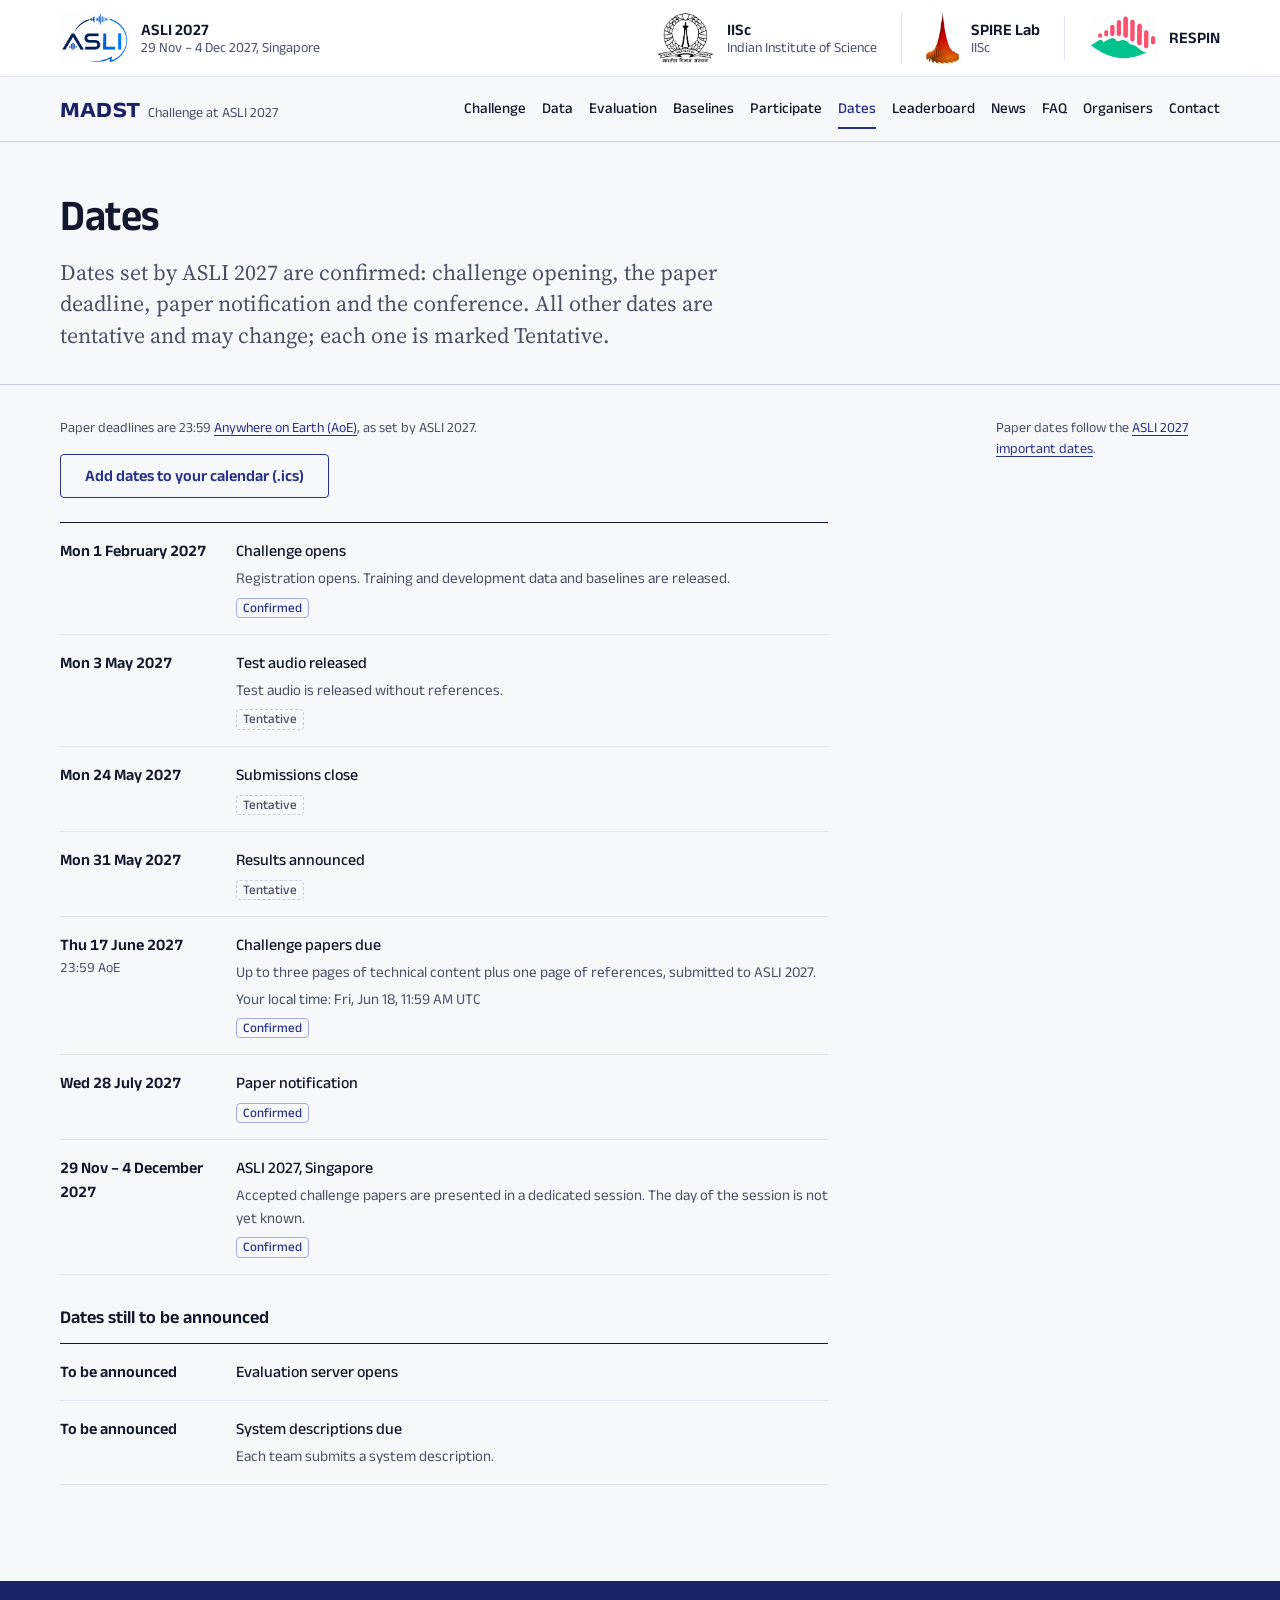
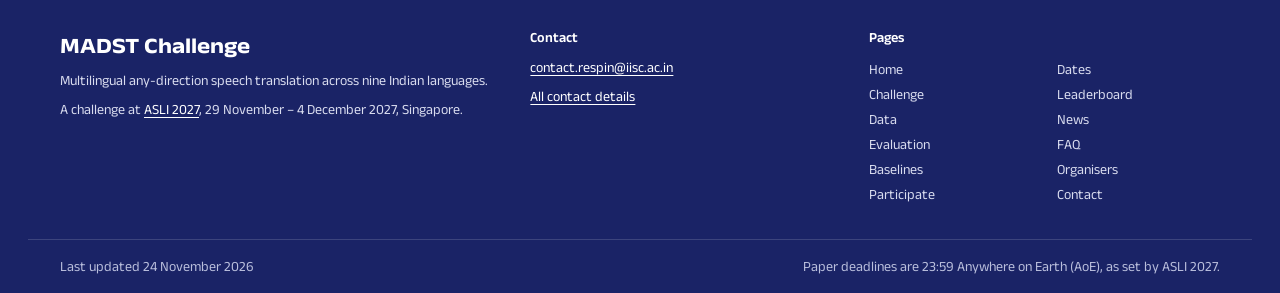
<file: dates.html>
<!doctype html>
<html lang="en">
<head>
  <meta charset="utf-8">
  <meta name="viewport" content="width=device-width, initial-scale=1">
  <title>Dates | MADST Challenge</title>
  <meta name="description" content="Important dates of the MADST Challenge at ASLI 2027, with time zone and calendar export.">
  <!-- layout:head -->
  <link rel="icon" href="data:,">
  <link rel="preconnect" href="https://fonts.googleapis.com">
  <link rel="preconnect" href="https://fonts.gstatic.com" crossorigin>
  <link rel="stylesheet" href="https://fonts.googleapis.com/css2?family=Anek+Latin:wdth,wght@75..125,400..700&amp;family=Source+Serif+4:ital,opsz,wght@0,8..60,400..600;1,8..60,400&amp;display=swap">
  <!-- Indic-script fonts are added here automatically when SHOW_NATIVE is true in assets/js/site.js -->
  <link rel="stylesheet" href="assets/css/site.css?v=149becd4">
  <script src="assets/js/site.js?v=a150c03b" defer></script>
  <!-- /layout:head -->
</head>
<body>
  <!-- layout:header -->
  <a class="skip-link" href="#main">Skip to content</a>
  <aside id="deadline-strip" class="deadline-strip" aria-label="Next date" hidden><div class="wrap"></div></aside>
  <aside class="logo-bar" aria-label="Host conference and organisers">
    <div class="wrap logo-bar-inner">
      <a class="logo logo-asli" href="https://2027.ieeeasli.org/" title="ASLI 2027"><img src="assets/img/asli.png" width="106" height="80" alt="ASLI 2027"><span class="logo-text" aria-hidden="true"><span class="logo-text-main">ASLI 2027</span><span>29 Nov – 4 Dec 2027, Singapore</span></span></a>
      <ul class="logo-orgs" aria-label="Organised by">
        <li><a class="logo logo-iisc" href="https://www.iisc.ac.in/" title="Indian Institute of Science (IISc)"><img src="assets/img/iisc.png" width="91" height="80" alt="Indian Institute of Science (IISc)"><span class="logo-text" aria-hidden="true"><span class="logo-text-main">IISc</span><span>Indian Institute of Science</span></span></a></li>
        <li><a class="logo logo-spire" href="https://spire.ee.iisc.ac.in/" title="SPIRE Lab"><img src="assets/img/spire.png" width="52" height="80" alt="SPIRE Lab"><span class="logo-text" aria-hidden="true"><span class="logo-text-main">SPIRE Lab</span><span>IISc</span></span></a></li>
        <li><a class="logo logo-respin" href="https://respin.iisc.ac.in/" title="RESPIN"><img src="assets/img/respin.png" width="123" height="80" alt="RESPIN"><span class="logo-text" aria-hidden="true"><span class="logo-text-main">RESPIN</span></span></a></li>
      </ul>
    </div>
  </aside>
  <header class="site-header">
    <div class="wrap header-inner">
      <a class="brand" href="index.html">
        <span class="brand-name">MADST</span>
        <span class="brand-host">Challenge at ASLI 2027</span>
      </a>
      <button class="nav-toggle" type="button" aria-expanded="false" aria-controls="site-nav">Menu</button>
      <nav id="site-nav" class="site-nav" aria-label="Main">
        <ul>
          <li><a href="challenge.html">Challenge</a></li>
          <li><a href="data.html">Data</a></li>
          <li><a href="evaluation.html">Evaluation</a></li>
          <li><a href="baselines.html">Baselines</a></li>
          <li><a href="participate.html">Participate</a></li>
          <li><a href="dates.html" aria-current="page">Dates</a></li>
          <li><a href="leaderboard.html">Leaderboard</a></li>
          <li><a href="news.html">News</a></li>
          <li><a href="faq.html">FAQ</a></li>
          <li><a href="organisers.html">Organisers</a></li>
          <li><a href="contact.html">Contact</a></li>
        </ul>
      </nav>
    </div>
  </header>
  <!-- /layout:header -->

  <main id="main">
    <div class="page-head">
      <div class="wrap">
        <h1>Dates</h1>
        <p class="lede">Dates set by ASLI 2027 are confirmed: challenge opening, the paper deadline, paper notification and the conference. All other dates are tentative and may change; each one is marked Tentative.</p>
      </div>
    </div>

    <div class="wrap layout">
      <div class="content">
        <section>
          <h2 id="timeline" class="visually-hidden">Timeline</h2>
          <p class="small" data-tz>Paper deadlines are 23:59 Anywhere on Earth (AoE), as set by ASLI 2027.</p>
          <!-- NEED THESE DETAILS: time zone and closing time for the challenge's own deadlines; dates for evaluation server
               opening and system descriptions; whether ASLI's camera-ready (11 Aug 2027) and author registration (27 Aug 2027)
               deadlines apply to challenge papers (removed until confirmed). -->
          <div class="actions" style="margin-top:var(--s-4)">
            <button class="btn btn-secondary" type="button" data-ics hidden>Add dates to your calendar (.ics)</button>
          </div>
          <div data-render="timeline" data-mode="full" aria-busy="true" style="margin-top:var(--s-5)">
            <p class="loading">Loading dates.</p>
            <noscript>
              <ol class="timeline">
                <li><div class="t-date">1 February 2027</div><div class="t-title">Challenge opens: registration, training and development data, baselines</div></li>
                <li><div class="t-date">3 May 2027</div><div class="t-title">Test audio released (tentative)</div></li>
                <li><div class="t-date">24 May 2027</div><div class="t-title">Submissions close (tentative)</div></li>
                <li><div class="t-date">31 May 2027</div><div class="t-title">Results announced (tentative)</div></li>
                <li><div class="t-date">17 June 2027</div><div class="t-title">Challenge papers due</div></li>
                <li><div class="t-date">28 July 2027</div><div class="t-title">Paper notification</div></li>
                <li><div class="t-date">29 Nov – 4 Dec 2027</div><div class="t-title">ASLI 2027, Singapore</div></li>
              </ol>
            </noscript>
          </div>
        </section>
      </div>
      <aside class="small" style="align-self:start">
        <p>Paper dates follow the <a href="https://2027.ieeeasli.org/important-dates/">ASLI 2027 important dates</a>.</p>
      </aside>
    </div>
  </main>

  <!-- layout:footer -->
  <footer class="site-footer">
    <div class="wrap footer-grid">
      <div>
        <p class="footer-name">MADST Challenge</p>
        <p>Multilingual any-direction speech translation across nine Indian languages.</p>
        <p>A challenge at <a href="https://2027.ieeeasli.org/">ASLI 2027</a>, 29 November – 4 December 2027, Singapore.</p>
      </div>
      <div>
        <h2>Contact</h2>
        <p data-contact="email"><a href="mailto:contact.respin@iisc.ac.in">contact.respin@iisc.ac.in</a></p>
        <p data-contact="discussionUrl"></p>
        <p><a href="contact.html">All contact details</a></p>
      </div>
      <div>
        <h2>Pages</h2>
        <ul class="footer-links">
          <li><a href="index.html">Home</a></li>
          <li><a href="challenge.html">Challenge</a></li>
          <li><a href="data.html">Data</a></li>
          <li><a href="evaluation.html">Evaluation</a></li>
          <li><a href="baselines.html">Baselines</a></li>
          <li><a href="participate.html">Participate</a></li>
          <li><a href="dates.html">Dates</a></li>
          <li><a href="leaderboard.html">Leaderboard</a></li>
          <li><a href="news.html">News</a></li>
          <li><a href="faq.html">FAQ</a></li>
          <li><a href="organisers.html">Organisers</a></li>
          <li><a href="contact.html">Contact</a></li>
        </ul>
      </div>
    </div>
    <div class="wrap footer-base">
      <span>Last updated <span data-last-updated>24 November 2026</span></span>
      <span>Paper deadlines are 23:59 Anywhere on Earth (AoE), as set by ASLI 2027.</span>
    </div>
  </footer>
  <!-- /layout:footer -->
</body>
</html>
</file>
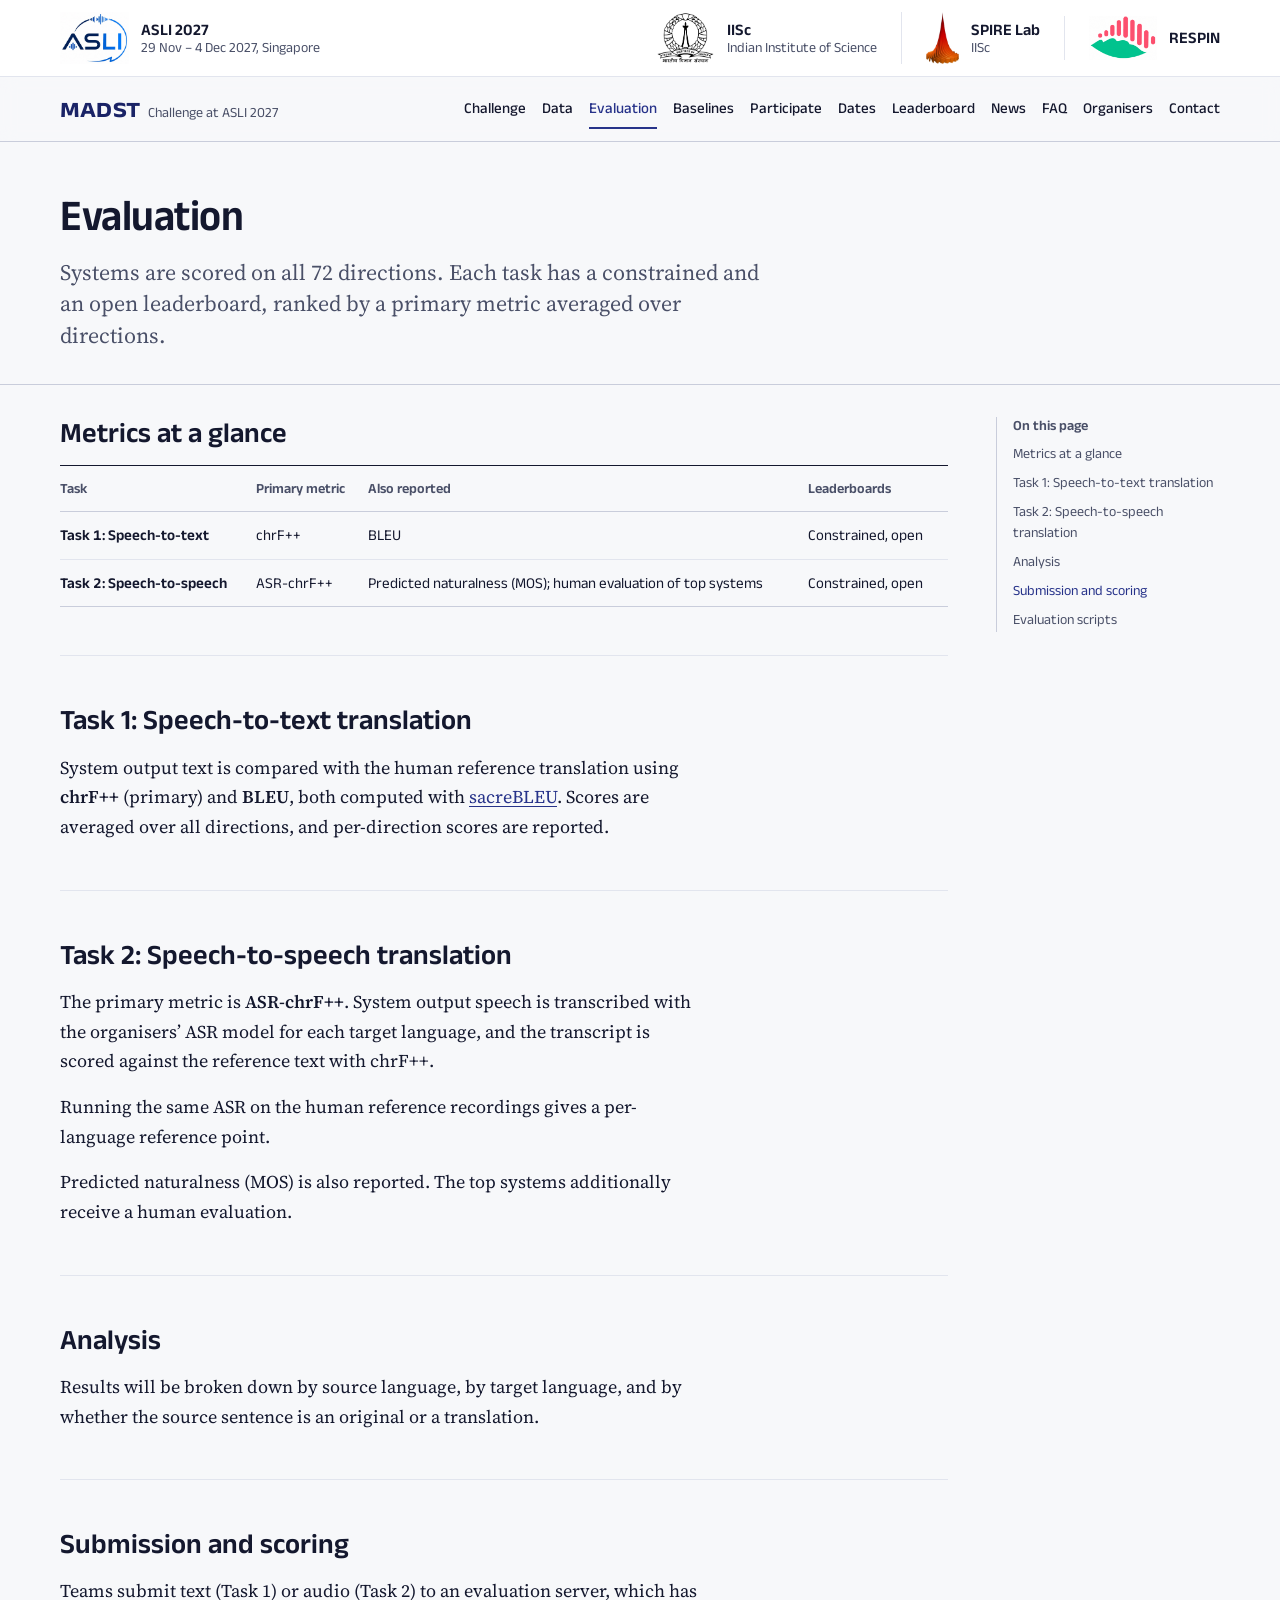
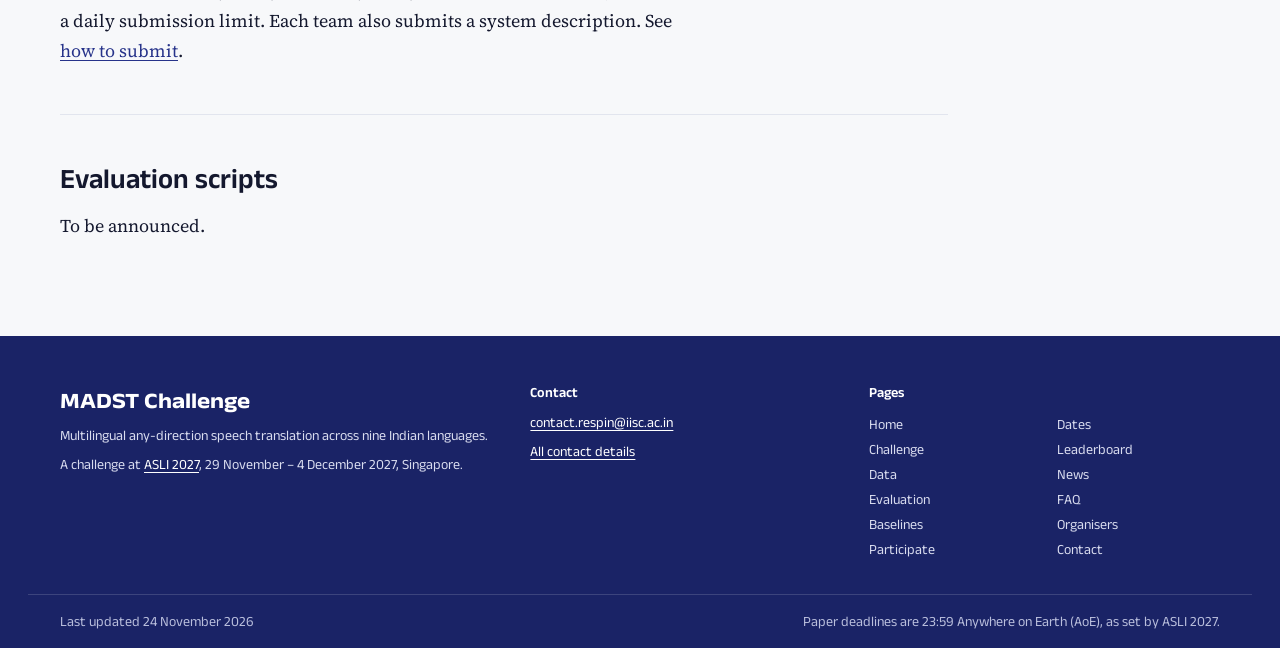
<file: evaluation.html>
<!doctype html>
<html lang="en">
<head>
  <meta charset="utf-8">
  <meta name="viewport" content="width=device-width, initial-scale=1">
  <title>Evaluation | MADST Challenge</title>
  <meta name="description" content="How MADST Challenge systems are scored: chrF++ and BLEU for speech-to-text translation, ASR-chrF++ and predicted MOS for speech-to-speech translation.">
  <!-- layout:head -->
  <link rel="icon" href="data:,">
  <link rel="preconnect" href="https://fonts.googleapis.com">
  <link rel="preconnect" href="https://fonts.gstatic.com" crossorigin>
  <link rel="stylesheet" href="https://fonts.googleapis.com/css2?family=Anek+Latin:wdth,wght@75..125,400..700&amp;family=Source+Serif+4:ital,opsz,wght@0,8..60,400..600;1,8..60,400&amp;display=swap">
  <!-- Indic-script fonts are added here automatically when SHOW_NATIVE is true in assets/js/site.js -->
  <link rel="stylesheet" href="assets/css/site.css?v=149becd4">
  <script src="assets/js/site.js?v=a150c03b" defer></script>
  <!-- /layout:head -->
</head>
<body>
  <!-- layout:header -->
  <a class="skip-link" href="#main">Skip to content</a>
  <aside id="deadline-strip" class="deadline-strip" aria-label="Next date" hidden><div class="wrap"></div></aside>
  <aside class="logo-bar" aria-label="Host conference and organisers">
    <div class="wrap logo-bar-inner">
      <a class="logo logo-asli" href="https://2027.ieeeasli.org/" title="ASLI 2027"><img src="assets/img/asli.png" width="106" height="80" alt="ASLI 2027"><span class="logo-text" aria-hidden="true"><span class="logo-text-main">ASLI 2027</span><span>29 Nov – 4 Dec 2027, Singapore</span></span></a>
      <ul class="logo-orgs" aria-label="Organised by">
        <li><a class="logo logo-iisc" href="https://www.iisc.ac.in/" title="Indian Institute of Science (IISc)"><img src="assets/img/iisc.png" width="91" height="80" alt="Indian Institute of Science (IISc)"><span class="logo-text" aria-hidden="true"><span class="logo-text-main">IISc</span><span>Indian Institute of Science</span></span></a></li>
        <li><a class="logo logo-spire" href="https://spire.ee.iisc.ac.in/" title="SPIRE Lab"><img src="assets/img/spire.png" width="52" height="80" alt="SPIRE Lab"><span class="logo-text" aria-hidden="true"><span class="logo-text-main">SPIRE Lab</span><span>IISc</span></span></a></li>
        <li><a class="logo logo-respin" href="https://respin.iisc.ac.in/" title="RESPIN"><img src="assets/img/respin.png" width="123" height="80" alt="RESPIN"><span class="logo-text" aria-hidden="true"><span class="logo-text-main">RESPIN</span></span></a></li>
      </ul>
    </div>
  </aside>
  <header class="site-header">
    <div class="wrap header-inner">
      <a class="brand" href="index.html">
        <span class="brand-name">MADST</span>
        <span class="brand-host">Challenge at ASLI 2027</span>
      </a>
      <button class="nav-toggle" type="button" aria-expanded="false" aria-controls="site-nav">Menu</button>
      <nav id="site-nav" class="site-nav" aria-label="Main">
        <ul>
          <li><a href="challenge.html">Challenge</a></li>
          <li><a href="data.html">Data</a></li>
          <li><a href="evaluation.html" aria-current="page">Evaluation</a></li>
          <li><a href="baselines.html">Baselines</a></li>
          <li><a href="participate.html">Participate</a></li>
          <li><a href="dates.html">Dates</a></li>
          <li><a href="leaderboard.html">Leaderboard</a></li>
          <li><a href="news.html">News</a></li>
          <li><a href="faq.html">FAQ</a></li>
          <li><a href="organisers.html">Organisers</a></li>
          <li><a href="contact.html">Contact</a></li>
        </ul>
      </nav>
    </div>
  </header>
  <!-- /layout:header -->

  <main id="main">
    <div class="page-head">
      <div class="wrap">
        <h1>Evaluation</h1>
        <p class="lede">Systems are scored on all 72 directions. Each task has a constrained and an open leaderboard, ranked by a primary metric averaged over directions.</p>
      </div>
    </div>

    <div class="wrap layout">
      <nav class="toc" data-auto aria-label="On this page"></nav>
      <div class="content">
        <section>
          <h2 id="summary">Metrics at a glance</h2>
          <div class="table-scroll" tabindex="0" role="region" aria-label="Metrics">
            <table class="data">
              <thead><tr><th scope="col">Task</th><th scope="col">Primary metric</th><th scope="col">Also reported</th><th scope="col">Leaderboards</th></tr></thead>
              <tbody>
                <tr><th scope="row">Task 1: Speech-to-text</th><td>chrF++</td><td>BLEU</td><td>Constrained, open</td></tr>
                <tr><th scope="row">Task 2: Speech-to-speech</th><td>ASR-chrF++</td><td>Predicted naturalness (MOS); human evaluation of top systems</td><td>Constrained, open</td></tr>
              </tbody>
            </table>
          </div>
        </section>

        <section>
          <h2 id="s2tt">Task 1: Speech-to-text translation</h2>
          <div class="prose">
            <p>System output text is compared with the human reference translation using <strong>chrF++</strong> (primary) and <strong>BLEU</strong>, both computed with <a href="https://github.com/mjpost/sacrebleu">sacreBLEU</a>. Scores are averaged over all directions, and per-direction scores are reported.</p>
          </div>
        </section>

        <section>
          <h2 id="s2st">Task 2: Speech-to-speech translation</h2>
          <div class="prose">
            <p>The primary metric is <strong>ASR-chrF++</strong>. System output speech is transcribed with the organisers’ ASR model for each target language, and the transcript is scored against the reference text with chrF++.</p>
            <p>Running the same ASR on the human reference recordings gives a per-language reference point.</p>
            <p>Predicted naturalness (MOS) is also reported. The top systems additionally receive a human evaluation.</p>
          </div>
        </section>

        <section>
          <h2 id="analysis">Analysis</h2>
          <div class="prose">
            <p>Results will be broken down by source language, by target language, and by whether the source sentence is an original or a translation.</p>
          </div>
        </section>

        <section>
          <h2 id="procedure">Submission and scoring</h2>
          <div class="prose">
            <p>Teams submit text (Task 1) or audio (Task 2) to an evaluation server, which has a daily submission limit. Each team also submits a system description. See <a href="participate.html#submit">how to submit</a>.</p>
          </div>
        </section>

        <!-- NEED THESE DETAILS: sacreBLEU version and signature (incl. BLEU tokeniser for Indic scripts); text normalisation
             before scoring; ASR models used for ASR-chrF++ and whether participants can access them; MOS predictor and whether it
             affects ranking; how ASR-chrF++ is aggregated over directions; human evaluation protocol and number of systems;
             ranking and tie-breaking rules. -->

        <section>
          <h2 id="scripts">Evaluation scripts</h2>
          <p class="prose" data-link-missing="evaluationScripts">To be announced.</p>
          <!-- NEED THESE DETAILS: evaluation script repository and when it is released (the proposal mentions evaluation
               scripts being released for research after the challenge). -->
          <p class="actions" style="margin-top:0"><a class="btn btn-secondary" data-link="evaluationScripts" href="#" hidden>Evaluation scripts</a></p>
        </section>
      </div>
    </div>
  </main>

  <!-- layout:footer -->
  <footer class="site-footer">
    <div class="wrap footer-grid">
      <div>
        <p class="footer-name">MADST Challenge</p>
        <p>Multilingual any-direction speech translation across nine Indian languages.</p>
        <p>A challenge at <a href="https://2027.ieeeasli.org/">ASLI 2027</a>, 29 November – 4 December 2027, Singapore.</p>
      </div>
      <div>
        <h2>Contact</h2>
        <p data-contact="email"><a href="mailto:contact.respin@iisc.ac.in">contact.respin@iisc.ac.in</a></p>
        <p data-contact="discussionUrl"></p>
        <p><a href="contact.html">All contact details</a></p>
      </div>
      <div>
        <h2>Pages</h2>
        <ul class="footer-links">
          <li><a href="index.html">Home</a></li>
          <li><a href="challenge.html">Challenge</a></li>
          <li><a href="data.html">Data</a></li>
          <li><a href="evaluation.html">Evaluation</a></li>
          <li><a href="baselines.html">Baselines</a></li>
          <li><a href="participate.html">Participate</a></li>
          <li><a href="dates.html">Dates</a></li>
          <li><a href="leaderboard.html">Leaderboard</a></li>
          <li><a href="news.html">News</a></li>
          <li><a href="faq.html">FAQ</a></li>
          <li><a href="organisers.html">Organisers</a></li>
          <li><a href="contact.html">Contact</a></li>
        </ul>
      </div>
    </div>
    <div class="wrap footer-base">
      <span>Last updated <span data-last-updated>24 November 2026</span></span>
      <span>Paper deadlines are 23:59 Anywhere on Earth (AoE), as set by ASLI 2027.</span>
    </div>
  </footer>
  <!-- /layout:footer -->
</body>
</html>
</file>
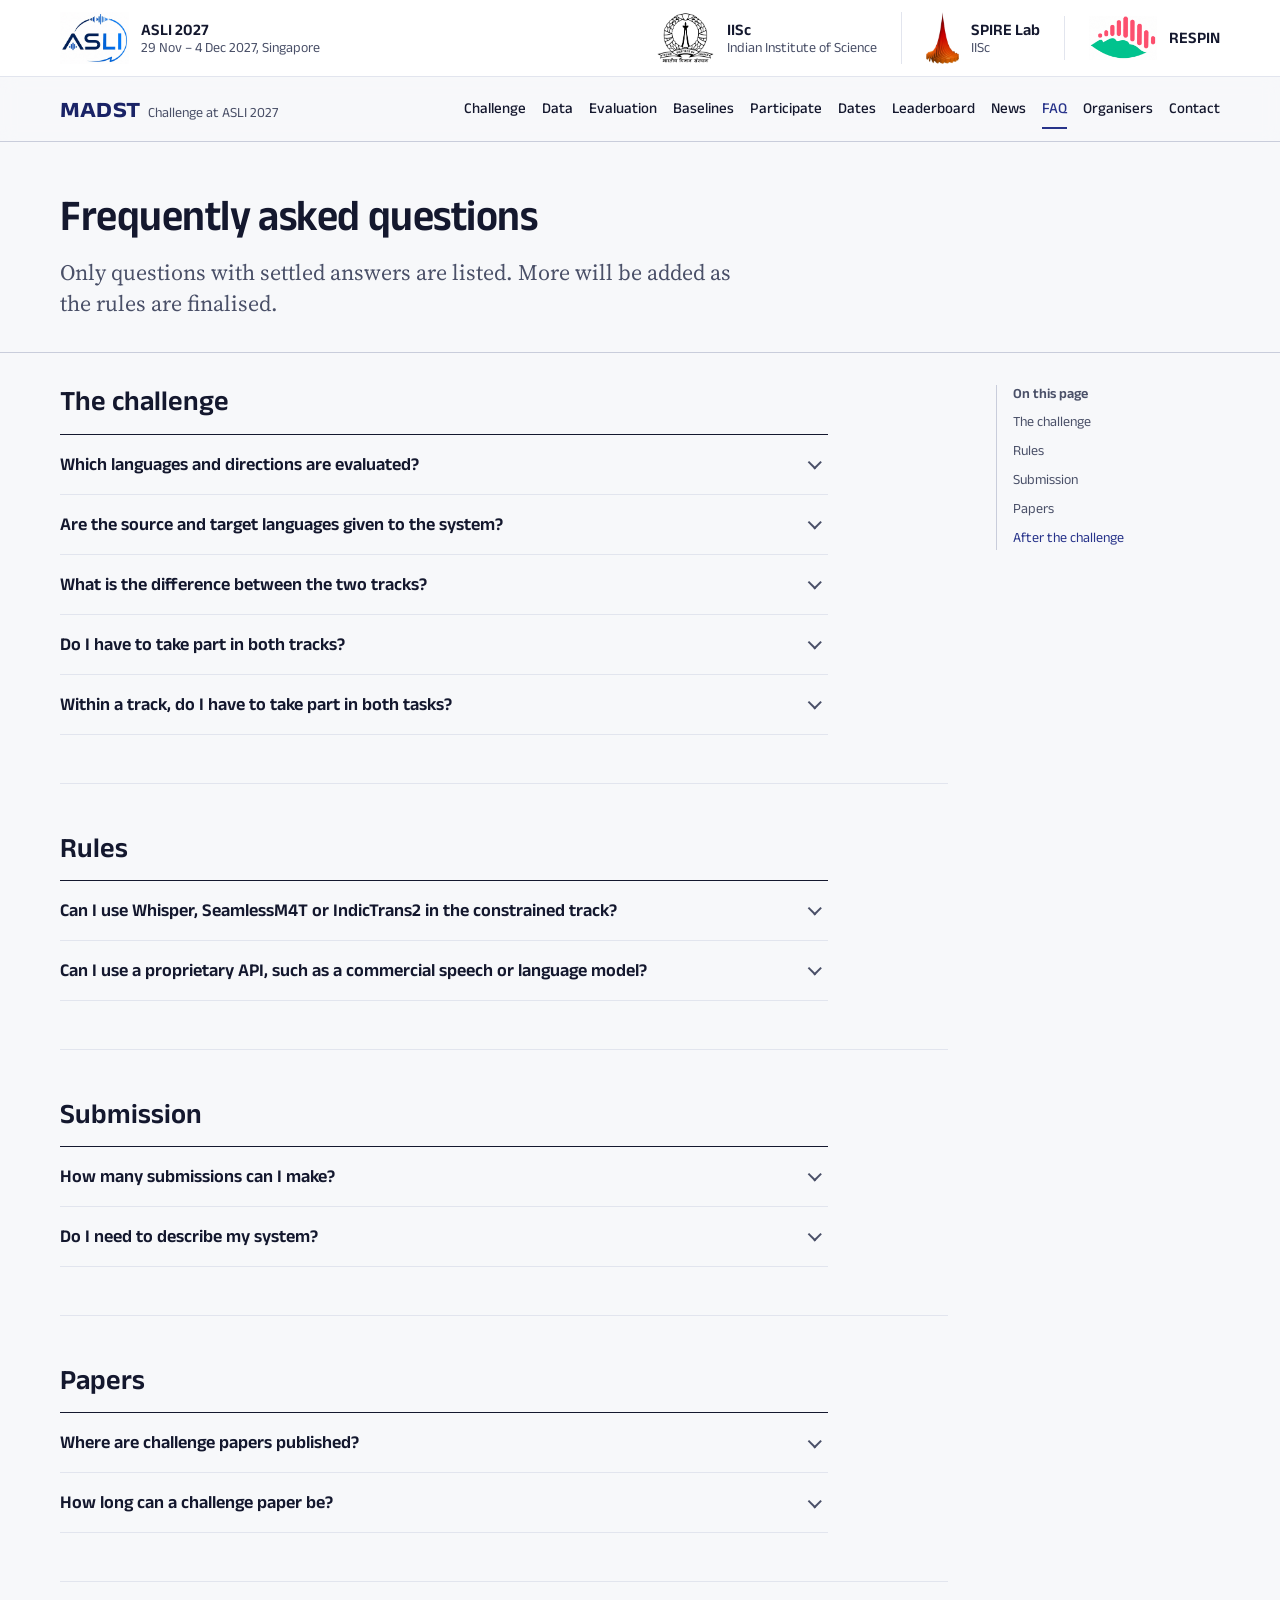
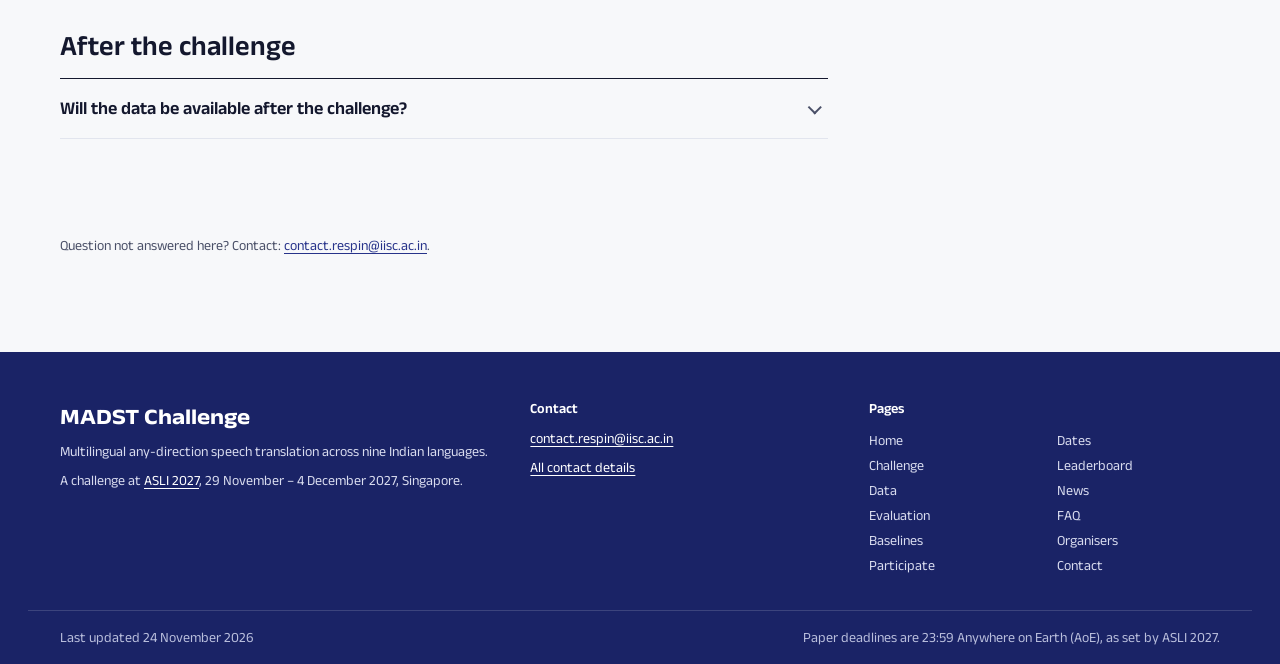
<file: faq.html>
<!doctype html>
<html lang="en">
<head>
  <meta charset="utf-8">
  <meta name="viewport" content="width=device-width, initial-scale=1">
  <title>FAQ | MADST Challenge</title>
  <meta name="description" content="Frequently asked questions about the MADST Challenge.">
  <!-- layout:head -->
  <link rel="icon" href="data:,">
  <link rel="preconnect" href="https://fonts.googleapis.com">
  <link rel="preconnect" href="https://fonts.gstatic.com" crossorigin>
  <link rel="stylesheet" href="https://fonts.googleapis.com/css2?family=Anek+Latin:wdth,wght@75..125,400..700&amp;family=Source+Serif+4:ital,opsz,wght@0,8..60,400..600;1,8..60,400&amp;display=swap">
  <!-- Indic-script fonts are added here automatically when SHOW_NATIVE is true in assets/js/site.js -->
  <link rel="stylesheet" href="assets/css/site.css?v=149becd4">
  <script src="assets/js/site.js?v=a150c03b" defer></script>
  <!-- /layout:head -->
</head>
<body>
  <!-- layout:header -->
  <a class="skip-link" href="#main">Skip to content</a>
  <aside id="deadline-strip" class="deadline-strip" aria-label="Next date" hidden><div class="wrap"></div></aside>
  <aside class="logo-bar" aria-label="Host conference and organisers">
    <div class="wrap logo-bar-inner">
      <a class="logo logo-asli" href="https://2027.ieeeasli.org/" title="ASLI 2027"><img src="assets/img/asli.png" width="106" height="80" alt="ASLI 2027"><span class="logo-text" aria-hidden="true"><span class="logo-text-main">ASLI 2027</span><span>29 Nov – 4 Dec 2027, Singapore</span></span></a>
      <ul class="logo-orgs" aria-label="Organised by">
        <li><a class="logo logo-iisc" href="https://www.iisc.ac.in/" title="Indian Institute of Science (IISc)"><img src="assets/img/iisc.png" width="91" height="80" alt="Indian Institute of Science (IISc)"><span class="logo-text" aria-hidden="true"><span class="logo-text-main">IISc</span><span>Indian Institute of Science</span></span></a></li>
        <li><a class="logo logo-spire" href="https://spire.ee.iisc.ac.in/" title="SPIRE Lab"><img src="assets/img/spire.png" width="52" height="80" alt="SPIRE Lab"><span class="logo-text" aria-hidden="true"><span class="logo-text-main">SPIRE Lab</span><span>IISc</span></span></a></li>
        <li><a class="logo logo-respin" href="https://respin.iisc.ac.in/" title="RESPIN"><img src="assets/img/respin.png" width="123" height="80" alt="RESPIN"><span class="logo-text" aria-hidden="true"><span class="logo-text-main">RESPIN</span></span></a></li>
      </ul>
    </div>
  </aside>
  <header class="site-header">
    <div class="wrap header-inner">
      <a class="brand" href="index.html">
        <span class="brand-name">MADST</span>
        <span class="brand-host">Challenge at ASLI 2027</span>
      </a>
      <button class="nav-toggle" type="button" aria-expanded="false" aria-controls="site-nav">Menu</button>
      <nav id="site-nav" class="site-nav" aria-label="Main">
        <ul>
          <li><a href="challenge.html">Challenge</a></li>
          <li><a href="data.html">Data</a></li>
          <li><a href="evaluation.html">Evaluation</a></li>
          <li><a href="baselines.html">Baselines</a></li>
          <li><a href="participate.html">Participate</a></li>
          <li><a href="dates.html">Dates</a></li>
          <li><a href="leaderboard.html">Leaderboard</a></li>
          <li><a href="news.html">News</a></li>
          <li><a href="faq.html" aria-current="page">FAQ</a></li>
          <li><a href="organisers.html">Organisers</a></li>
          <li><a href="contact.html">Contact</a></li>
        </ul>
      </nav>
    </div>
  </header>
  <!-- /layout:header -->

  <main id="main">
    <div class="page-head">
      <div class="wrap">
        <h1>Frequently asked questions</h1>
        <p class="lede">Only questions with settled answers are listed. More will be added as the rules are finalised.</p>
      </div>
    </div>

    <div class="wrap layout">
      <nav class="toc" data-auto aria-label="On this page"></nav>
      <div class="content" data-render="faq" aria-busy="true">
        <p class="loading">Loading questions.</p>
        <noscript><p class="small">The questions need JavaScript to display.</p></noscript>
      </div>
    </div>

    <div class="wrap" style="padding-bottom:var(--s-9)">
      <p class="small">Question not answered here? Contact: <span data-contact="email"><a href="mailto:contact.respin@iisc.ac.in">contact.respin@iisc.ac.in</a></span>.</p>
    </div>
  </main>

  <!-- layout:footer -->
  <footer class="site-footer">
    <div class="wrap footer-grid">
      <div>
        <p class="footer-name">MADST Challenge</p>
        <p>Multilingual any-direction speech translation across nine Indian languages.</p>
        <p>A challenge at <a href="https://2027.ieeeasli.org/">ASLI 2027</a>, 29 November – 4 December 2027, Singapore.</p>
      </div>
      <div>
        <h2>Contact</h2>
        <p data-contact="email"><a href="mailto:contact.respin@iisc.ac.in">contact.respin@iisc.ac.in</a></p>
        <p data-contact="discussionUrl"></p>
        <p><a href="contact.html">All contact details</a></p>
      </div>
      <div>
        <h2>Pages</h2>
        <ul class="footer-links">
          <li><a href="index.html">Home</a></li>
          <li><a href="challenge.html">Challenge</a></li>
          <li><a href="data.html">Data</a></li>
          <li><a href="evaluation.html">Evaluation</a></li>
          <li><a href="baselines.html">Baselines</a></li>
          <li><a href="participate.html">Participate</a></li>
          <li><a href="dates.html">Dates</a></li>
          <li><a href="leaderboard.html">Leaderboard</a></li>
          <li><a href="news.html">News</a></li>
          <li><a href="faq.html">FAQ</a></li>
          <li><a href="organisers.html">Organisers</a></li>
          <li><a href="contact.html">Contact</a></li>
        </ul>
      </div>
    </div>
    <div class="wrap footer-base">
      <span>Last updated <span data-last-updated>24 November 2026</span></span>
      <span>Paper deadlines are 23:59 Anywhere on Earth (AoE), as set by ASLI 2027.</span>
    </div>
  </footer>
  <!-- /layout:footer -->
</body>
</html>
</file>
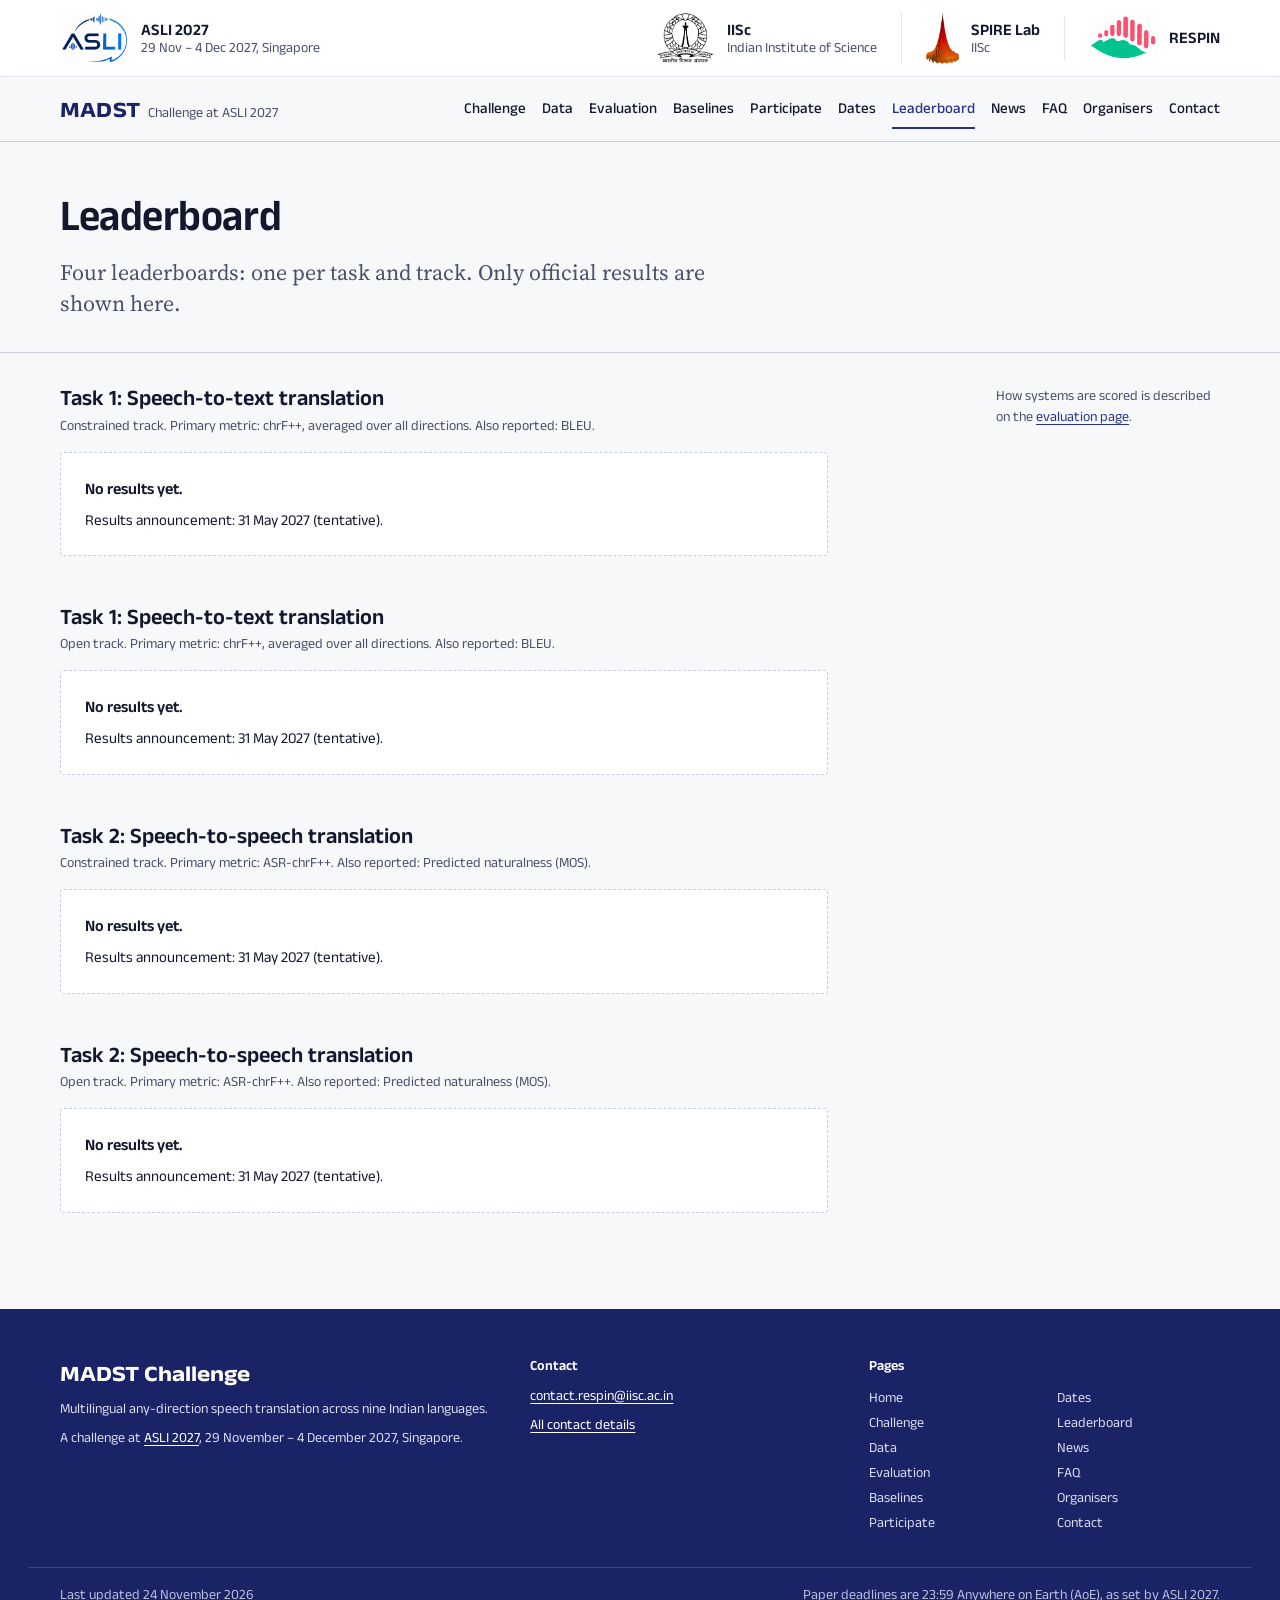
<file: leaderboard.html>
<!doctype html>
<html lang="en">
<head>
  <meta charset="utf-8">
  <meta name="viewport" content="width=device-width, initial-scale=1">
  <title>Leaderboard | MADST Challenge</title>
  <meta name="description" content="Official MADST Challenge results for speech-to-text and speech-to-speech translation, constrained and open tracks.">
  <!-- layout:head -->
  <link rel="icon" href="data:,">
  <link rel="preconnect" href="https://fonts.googleapis.com">
  <link rel="preconnect" href="https://fonts.gstatic.com" crossorigin>
  <link rel="stylesheet" href="https://fonts.googleapis.com/css2?family=Anek+Latin:wdth,wght@75..125,400..700&amp;family=Source+Serif+4:ital,opsz,wght@0,8..60,400..600;1,8..60,400&amp;display=swap">
  <!-- Indic-script fonts are added here automatically when SHOW_NATIVE is true in assets/js/site.js -->
  <link rel="stylesheet" href="assets/css/site.css?v=149becd4">
  <script src="assets/js/site.js?v=a150c03b" defer></script>
  <!-- /layout:head -->
</head>
<body>
  <!-- layout:header -->
  <a class="skip-link" href="#main">Skip to content</a>
  <aside id="deadline-strip" class="deadline-strip" aria-label="Next date" hidden><div class="wrap"></div></aside>
  <aside class="logo-bar" aria-label="Host conference and organisers">
    <div class="wrap logo-bar-inner">
      <a class="logo logo-asli" href="https://2027.ieeeasli.org/" title="ASLI 2027"><img src="assets/img/asli.png" width="106" height="80" alt="ASLI 2027"><span class="logo-text" aria-hidden="true"><span class="logo-text-main">ASLI 2027</span><span>29 Nov – 4 Dec 2027, Singapore</span></span></a>
      <ul class="logo-orgs" aria-label="Organised by">
        <li><a class="logo logo-iisc" href="https://www.iisc.ac.in/" title="Indian Institute of Science (IISc)"><img src="assets/img/iisc.png" width="91" height="80" alt="Indian Institute of Science (IISc)"><span class="logo-text" aria-hidden="true"><span class="logo-text-main">IISc</span><span>Indian Institute of Science</span></span></a></li>
        <li><a class="logo logo-spire" href="https://spire.ee.iisc.ac.in/" title="SPIRE Lab"><img src="assets/img/spire.png" width="52" height="80" alt="SPIRE Lab"><span class="logo-text" aria-hidden="true"><span class="logo-text-main">SPIRE Lab</span><span>IISc</span></span></a></li>
        <li><a class="logo logo-respin" href="https://respin.iisc.ac.in/" title="RESPIN"><img src="assets/img/respin.png" width="123" height="80" alt="RESPIN"><span class="logo-text" aria-hidden="true"><span class="logo-text-main">RESPIN</span></span></a></li>
      </ul>
    </div>
  </aside>
  <header class="site-header">
    <div class="wrap header-inner">
      <a class="brand" href="index.html">
        <span class="brand-name">MADST</span>
        <span class="brand-host">Challenge at ASLI 2027</span>
      </a>
      <button class="nav-toggle" type="button" aria-expanded="false" aria-controls="site-nav">Menu</button>
      <nav id="site-nav" class="site-nav" aria-label="Main">
        <ul>
          <li><a href="challenge.html">Challenge</a></li>
          <li><a href="data.html">Data</a></li>
          <li><a href="evaluation.html">Evaluation</a></li>
          <li><a href="baselines.html">Baselines</a></li>
          <li><a href="participate.html">Participate</a></li>
          <li><a href="dates.html">Dates</a></li>
          <li><a href="leaderboard.html" aria-current="page">Leaderboard</a></li>
          <li><a href="news.html">News</a></li>
          <li><a href="faq.html">FAQ</a></li>
          <li><a href="organisers.html">Organisers</a></li>
          <li><a href="contact.html">Contact</a></li>
        </ul>
      </nav>
    </div>
  </header>
  <!-- /layout:header -->

  <main id="main">
    <div class="page-head">
      <div class="wrap">
        <h1>Leaderboard</h1>
        <p class="lede">Four leaderboards: one per task and track. Only official results are shown here.</p>
      </div>
    </div>

    <div class="wrap layout">
      <div class="content">
        <section>
          <h2 id="results" class="visually-hidden">Results</h2>
          <div data-render="leaderboard" aria-busy="true">
            <p class="loading">Loading results.</p>
            <noscript><p class="small">No results yet. Official results will be published after submissions close.</p></noscript>
          </div>
        </section>
      </div>
      <aside class="small" style="align-self:start">
        <p>How systems are scored is described on the <a href="evaluation.html">evaluation page</a>.</p>
      </aside>
    </div>
  </main>

  <!-- layout:footer -->
  <footer class="site-footer">
    <div class="wrap footer-grid">
      <div>
        <p class="footer-name">MADST Challenge</p>
        <p>Multilingual any-direction speech translation across nine Indian languages.</p>
        <p>A challenge at <a href="https://2027.ieeeasli.org/">ASLI 2027</a>, 29 November – 4 December 2027, Singapore.</p>
      </div>
      <div>
        <h2>Contact</h2>
        <p data-contact="email"><a href="mailto:contact.respin@iisc.ac.in">contact.respin@iisc.ac.in</a></p>
        <p data-contact="discussionUrl"></p>
        <p><a href="contact.html">All contact details</a></p>
      </div>
      <div>
        <h2>Pages</h2>
        <ul class="footer-links">
          <li><a href="index.html">Home</a></li>
          <li><a href="challenge.html">Challenge</a></li>
          <li><a href="data.html">Data</a></li>
          <li><a href="evaluation.html">Evaluation</a></li>
          <li><a href="baselines.html">Baselines</a></li>
          <li><a href="participate.html">Participate</a></li>
          <li><a href="dates.html">Dates</a></li>
          <li><a href="leaderboard.html">Leaderboard</a></li>
          <li><a href="news.html">News</a></li>
          <li><a href="faq.html">FAQ</a></li>
          <li><a href="organisers.html">Organisers</a></li>
          <li><a href="contact.html">Contact</a></li>
        </ul>
      </div>
    </div>
    <div class="wrap footer-base">
      <span>Last updated <span data-last-updated>24 November 2026</span></span>
      <span>Paper deadlines are 23:59 Anywhere on Earth (AoE), as set by ASLI 2027.</span>
    </div>
  </footer>
  <!-- /layout:footer -->
</body>
</html>
</file>
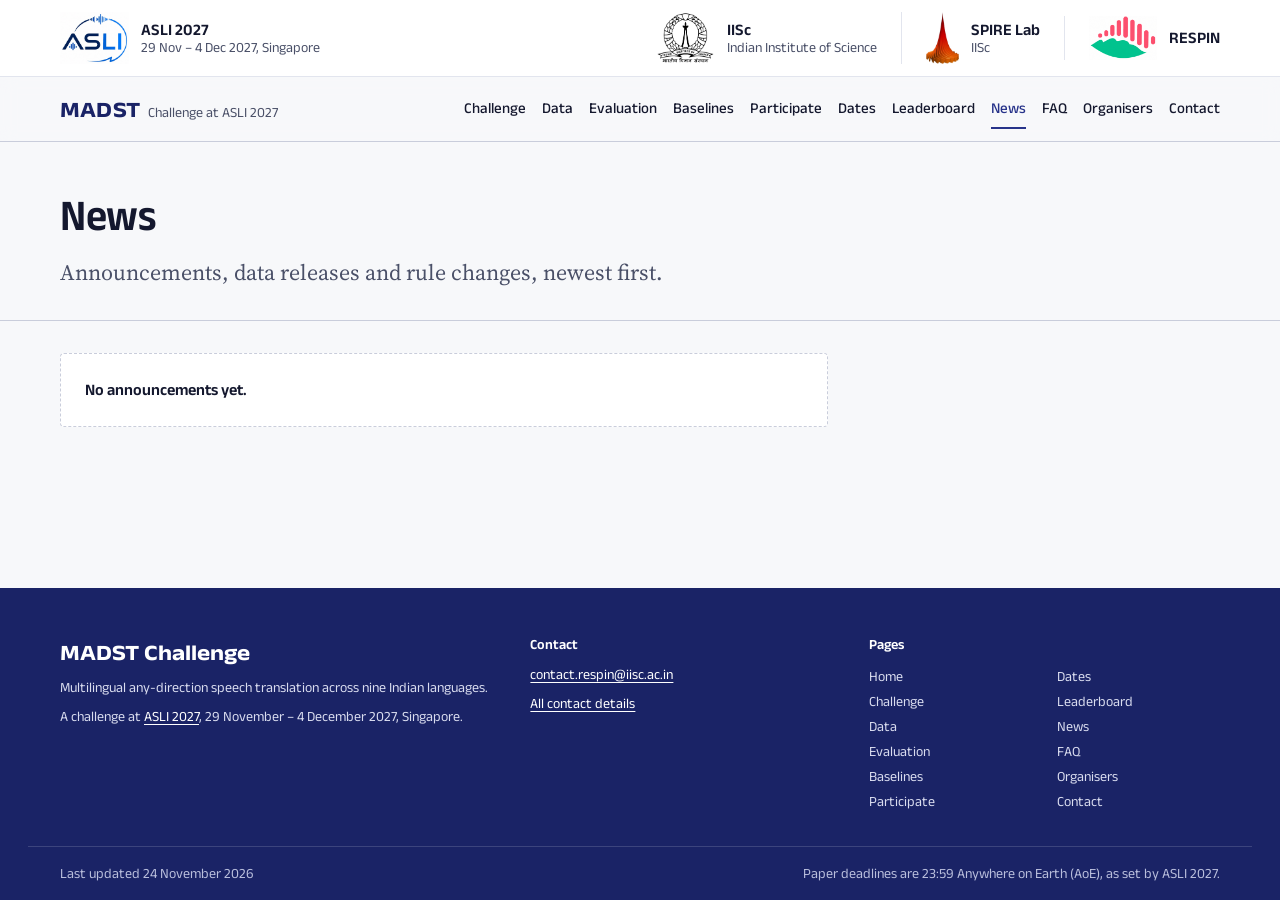
<file: news.html>
<!doctype html>
<html lang="en">
<head>
  <meta charset="utf-8">
  <meta name="viewport" content="width=device-width, initial-scale=1">
  <title>News | MADST Challenge</title>
  <meta name="description" content="Announcements, data releases and rule updates for the MADST Challenge.">
  <!-- layout:head -->
  <link rel="icon" href="data:,">
  <link rel="preconnect" href="https://fonts.googleapis.com">
  <link rel="preconnect" href="https://fonts.gstatic.com" crossorigin>
  <link rel="stylesheet" href="https://fonts.googleapis.com/css2?family=Anek+Latin:wdth,wght@75..125,400..700&amp;family=Source+Serif+4:ital,opsz,wght@0,8..60,400..600;1,8..60,400&amp;display=swap">
  <!-- Indic-script fonts are added here automatically when SHOW_NATIVE is true in assets/js/site.js -->
  <link rel="stylesheet" href="assets/css/site.css?v=149becd4">
  <script src="assets/js/site.js?v=a150c03b" defer></script>
  <!-- /layout:head -->
</head>
<body>
  <!-- layout:header -->
  <a class="skip-link" href="#main">Skip to content</a>
  <aside id="deadline-strip" class="deadline-strip" aria-label="Next date" hidden><div class="wrap"></div></aside>
  <aside class="logo-bar" aria-label="Host conference and organisers">
    <div class="wrap logo-bar-inner">
      <a class="logo logo-asli" href="https://2027.ieeeasli.org/" title="ASLI 2027"><img src="assets/img/asli.png" width="106" height="80" alt="ASLI 2027"><span class="logo-text" aria-hidden="true"><span class="logo-text-main">ASLI 2027</span><span>29 Nov – 4 Dec 2027, Singapore</span></span></a>
      <ul class="logo-orgs" aria-label="Organised by">
        <li><a class="logo logo-iisc" href="https://www.iisc.ac.in/" title="Indian Institute of Science (IISc)"><img src="assets/img/iisc.png" width="91" height="80" alt="Indian Institute of Science (IISc)"><span class="logo-text" aria-hidden="true"><span class="logo-text-main">IISc</span><span>Indian Institute of Science</span></span></a></li>
        <li><a class="logo logo-spire" href="https://spire.ee.iisc.ac.in/" title="SPIRE Lab"><img src="assets/img/spire.png" width="52" height="80" alt="SPIRE Lab"><span class="logo-text" aria-hidden="true"><span class="logo-text-main">SPIRE Lab</span><span>IISc</span></span></a></li>
        <li><a class="logo logo-respin" href="https://respin.iisc.ac.in/" title="RESPIN"><img src="assets/img/respin.png" width="123" height="80" alt="RESPIN"><span class="logo-text" aria-hidden="true"><span class="logo-text-main">RESPIN</span></span></a></li>
      </ul>
    </div>
  </aside>
  <header class="site-header">
    <div class="wrap header-inner">
      <a class="brand" href="index.html">
        <span class="brand-name">MADST</span>
        <span class="brand-host">Challenge at ASLI 2027</span>
      </a>
      <button class="nav-toggle" type="button" aria-expanded="false" aria-controls="site-nav">Menu</button>
      <nav id="site-nav" class="site-nav" aria-label="Main">
        <ul>
          <li><a href="challenge.html">Challenge</a></li>
          <li><a href="data.html">Data</a></li>
          <li><a href="evaluation.html">Evaluation</a></li>
          <li><a href="baselines.html">Baselines</a></li>
          <li><a href="participate.html">Participate</a></li>
          <li><a href="dates.html">Dates</a></li>
          <li><a href="leaderboard.html">Leaderboard</a></li>
          <li><a href="news.html" aria-current="page">News</a></li>
          <li><a href="faq.html">FAQ</a></li>
          <li><a href="organisers.html">Organisers</a></li>
          <li><a href="contact.html">Contact</a></li>
        </ul>
      </nav>
    </div>
  </header>
  <!-- /layout:header -->

  <main id="main">
    <div class="page-head">
      <div class="wrap">
        <h1>News</h1>
        <p class="lede">Announcements, data releases and rule changes, newest first.</p>
      </div>
    </div>

    <div class="wrap layout">
      <div class="content">
        <section>
          <h2 id="announcements" class="visually-hidden">Announcements</h2>
          <div data-render="news" data-filter aria-busy="true">
            <p class="loading">Loading announcements.</p>
            <noscript><p class="small">Announcements need JavaScript to display.</p></noscript>
          </div>
        </section>
      </div>
    </div>
  </main>

  <!-- layout:footer -->
  <footer class="site-footer">
    <div class="wrap footer-grid">
      <div>
        <p class="footer-name">MADST Challenge</p>
        <p>Multilingual any-direction speech translation across nine Indian languages.</p>
        <p>A challenge at <a href="https://2027.ieeeasli.org/">ASLI 2027</a>, 29 November – 4 December 2027, Singapore.</p>
      </div>
      <div>
        <h2>Contact</h2>
        <p data-contact="email"><a href="mailto:contact.respin@iisc.ac.in">contact.respin@iisc.ac.in</a></p>
        <p data-contact="discussionUrl"></p>
        <p><a href="contact.html">All contact details</a></p>
      </div>
      <div>
        <h2>Pages</h2>
        <ul class="footer-links">
          <li><a href="index.html">Home</a></li>
          <li><a href="challenge.html">Challenge</a></li>
          <li><a href="data.html">Data</a></li>
          <li><a href="evaluation.html">Evaluation</a></li>
          <li><a href="baselines.html">Baselines</a></li>
          <li><a href="participate.html">Participate</a></li>
          <li><a href="dates.html">Dates</a></li>
          <li><a href="leaderboard.html">Leaderboard</a></li>
          <li><a href="news.html">News</a></li>
          <li><a href="faq.html">FAQ</a></li>
          <li><a href="organisers.html">Organisers</a></li>
          <li><a href="contact.html">Contact</a></li>
        </ul>
      </div>
    </div>
    <div class="wrap footer-base">
      <span>Last updated <span data-last-updated>24 November 2026</span></span>
      <span>Paper deadlines are 23:59 Anywhere on Earth (AoE), as set by ASLI 2027.</span>
    </div>
  </footer>
  <!-- /layout:footer -->
</body>
</html>
</file>
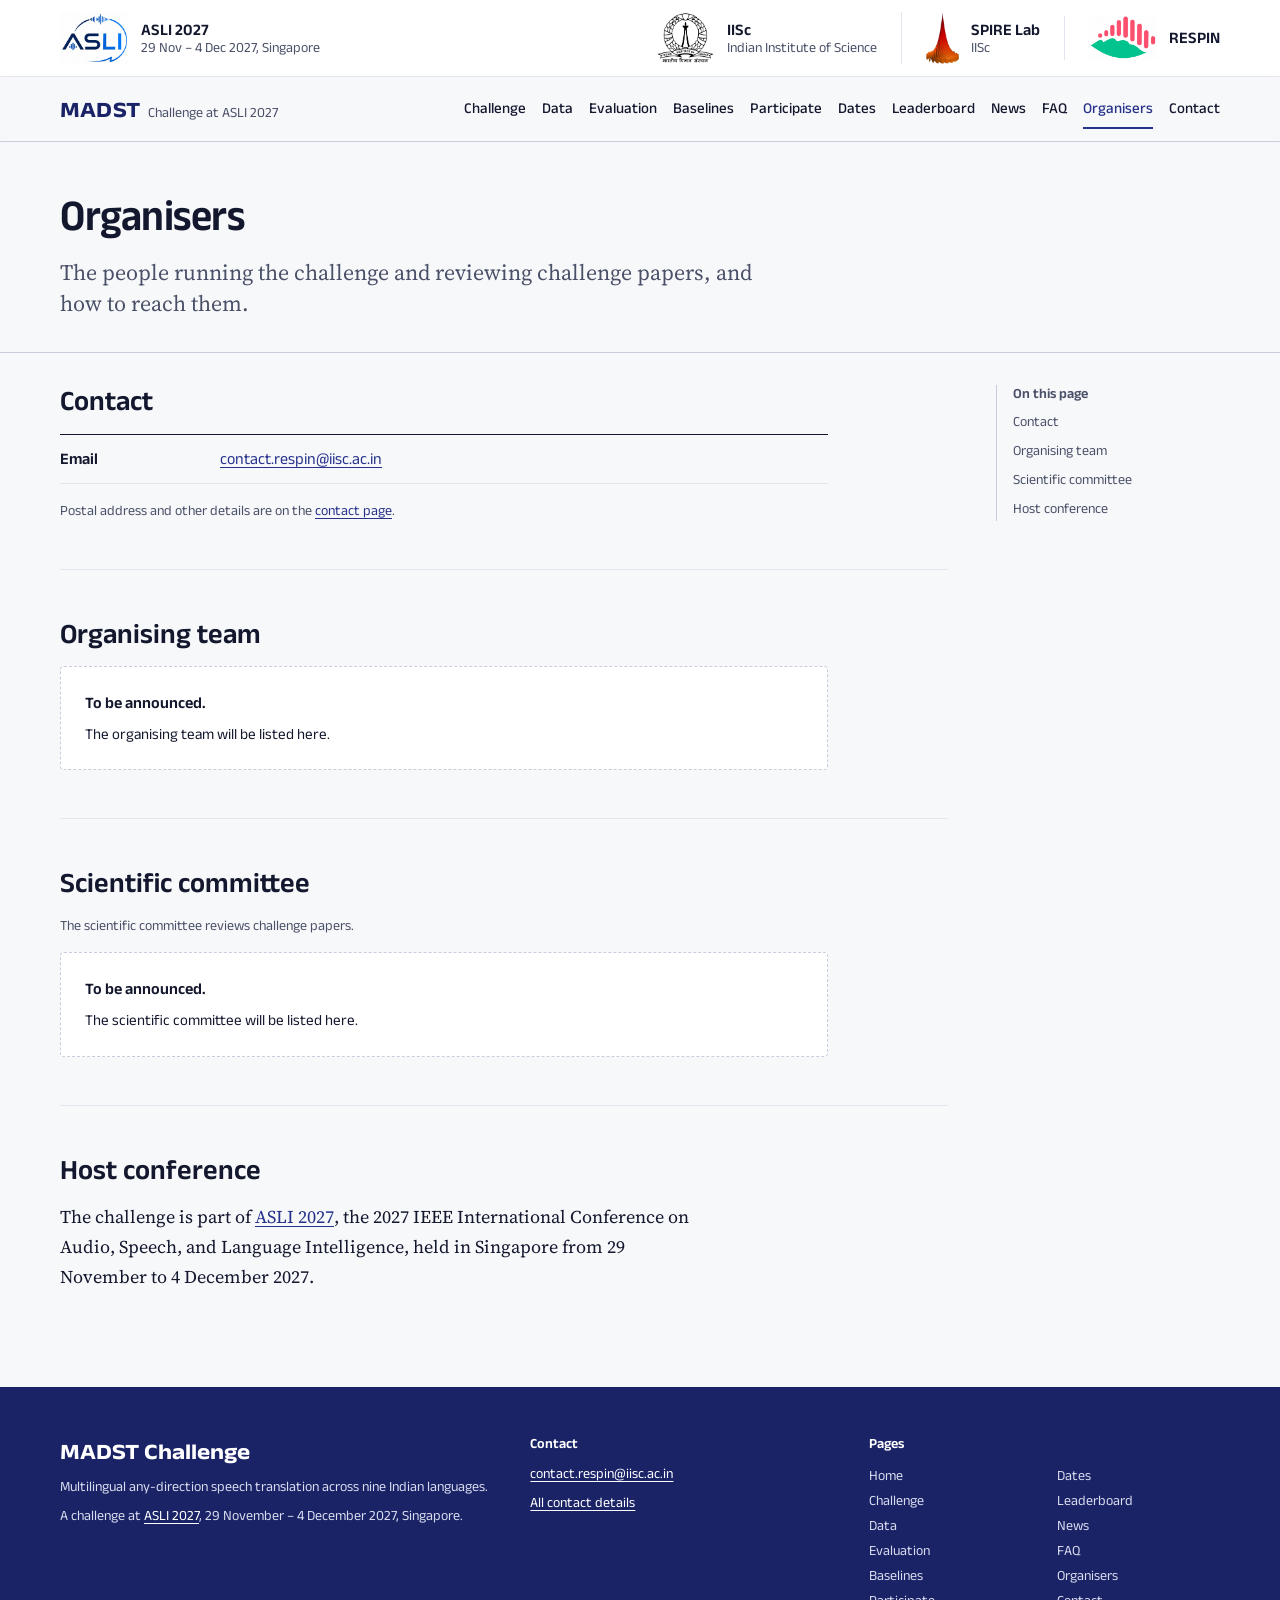
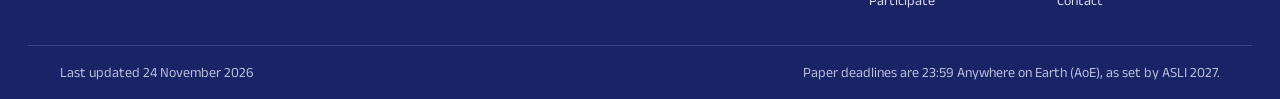
<file: organisers.html>
<!doctype html>
<html lang="en">
<head>
  <meta charset="utf-8">
  <meta name="viewport" content="width=device-width, initial-scale=1">
  <title>Organisers | MADST Challenge</title>
  <meta name="description" content="Organising team, scientific committee and contact for the MADST Challenge at ASLI 2027.">
  <!-- layout:head -->
  <link rel="icon" href="data:,">
  <link rel="preconnect" href="https://fonts.googleapis.com">
  <link rel="preconnect" href="https://fonts.gstatic.com" crossorigin>
  <link rel="stylesheet" href="https://fonts.googleapis.com/css2?family=Anek+Latin:wdth,wght@75..125,400..700&amp;family=Source+Serif+4:ital,opsz,wght@0,8..60,400..600;1,8..60,400&amp;display=swap">
  <!-- Indic-script fonts are added here automatically when SHOW_NATIVE is true in assets/js/site.js -->
  <link rel="stylesheet" href="assets/css/site.css?v=149becd4">
  <script src="assets/js/site.js?v=a150c03b" defer></script>
  <!-- /layout:head -->
</head>
<body>
  <!-- layout:header -->
  <a class="skip-link" href="#main">Skip to content</a>
  <aside id="deadline-strip" class="deadline-strip" aria-label="Next date" hidden><div class="wrap"></div></aside>
  <aside class="logo-bar" aria-label="Host conference and organisers">
    <div class="wrap logo-bar-inner">
      <a class="logo logo-asli" href="https://2027.ieeeasli.org/" title="ASLI 2027"><img src="assets/img/asli.png" width="106" height="80" alt="ASLI 2027"><span class="logo-text" aria-hidden="true"><span class="logo-text-main">ASLI 2027</span><span>29 Nov – 4 Dec 2027, Singapore</span></span></a>
      <ul class="logo-orgs" aria-label="Organised by">
        <li><a class="logo logo-iisc" href="https://www.iisc.ac.in/" title="Indian Institute of Science (IISc)"><img src="assets/img/iisc.png" width="91" height="80" alt="Indian Institute of Science (IISc)"><span class="logo-text" aria-hidden="true"><span class="logo-text-main">IISc</span><span>Indian Institute of Science</span></span></a></li>
        <li><a class="logo logo-spire" href="https://spire.ee.iisc.ac.in/" title="SPIRE Lab"><img src="assets/img/spire.png" width="52" height="80" alt="SPIRE Lab"><span class="logo-text" aria-hidden="true"><span class="logo-text-main">SPIRE Lab</span><span>IISc</span></span></a></li>
        <li><a class="logo logo-respin" href="https://respin.iisc.ac.in/" title="RESPIN"><img src="assets/img/respin.png" width="123" height="80" alt="RESPIN"><span class="logo-text" aria-hidden="true"><span class="logo-text-main">RESPIN</span></span></a></li>
      </ul>
    </div>
  </aside>
  <header class="site-header">
    <div class="wrap header-inner">
      <a class="brand" href="index.html">
        <span class="brand-name">MADST</span>
        <span class="brand-host">Challenge at ASLI 2027</span>
      </a>
      <button class="nav-toggle" type="button" aria-expanded="false" aria-controls="site-nav">Menu</button>
      <nav id="site-nav" class="site-nav" aria-label="Main">
        <ul>
          <li><a href="challenge.html">Challenge</a></li>
          <li><a href="data.html">Data</a></li>
          <li><a href="evaluation.html">Evaluation</a></li>
          <li><a href="baselines.html">Baselines</a></li>
          <li><a href="participate.html">Participate</a></li>
          <li><a href="dates.html">Dates</a></li>
          <li><a href="leaderboard.html">Leaderboard</a></li>
          <li><a href="news.html">News</a></li>
          <li><a href="faq.html">FAQ</a></li>
          <li><a href="organisers.html" aria-current="page">Organisers</a></li>
          <li><a href="contact.html">Contact</a></li>
        </ul>
      </nav>
    </div>
  </header>
  <!-- /layout:header -->

  <main id="main">
    <div class="page-head">
      <div class="wrap">
        <h1>Organisers</h1>
        <p class="lede">The people running the challenge and reviewing challenge papers, and how to reach them.</p>
      </div>
    </div>

    <div class="wrap layout">
      <nav class="toc" data-auto aria-label="On this page"></nav>
      <div class="content">
        <section>
          <h2 id="contact">Contact</h2>
          <dl class="facts">
            <dt>Email</dt>
            <dd data-contact="email"><a href="mailto:contact.respin@iisc.ac.in">contact.respin@iisc.ac.in</a></dd>
          </dl>
          <p class="small" style="margin-top:var(--s-4)">Postal address and other details are on the <a href="contact.html">contact page</a>.</p>
        </section>

        <section>
          <h2 id="organising-team">Organising team</h2>
          <div data-render="people" data-people="organisers" data-empty="The organising team will be listed here." aria-busy="true"><p class="loading">Loading.</p></div>
        </section>

        <section>
          <h2 id="committee">Scientific committee</h2>
          <p class="small" style="margin-bottom:var(--s-4)">The scientific committee reviews challenge papers.</p>
          <div data-render="people" data-people="committee" data-empty="The scientific committee will be listed here." aria-busy="true"><p class="loading">Loading.</p></div>
        </section>

        <section>
          <h2 id="host">Host conference</h2>
          <div class="prose">
            <p>The challenge is part of <a href="https://2027.ieeeasli.org/">ASLI 2027</a>, the 2027 IEEE International Conference on Audio, Speech, and Language Intelligence, held in Singapore from 29 November to 4 December 2027.</p>
          </div>
        </section>
      </div>
    </div>
  </main>

  <!-- layout:footer -->
  <footer class="site-footer">
    <div class="wrap footer-grid">
      <div>
        <p class="footer-name">MADST Challenge</p>
        <p>Multilingual any-direction speech translation across nine Indian languages.</p>
        <p>A challenge at <a href="https://2027.ieeeasli.org/">ASLI 2027</a>, 29 November – 4 December 2027, Singapore.</p>
      </div>
      <div>
        <h2>Contact</h2>
        <p data-contact="email"><a href="mailto:contact.respin@iisc.ac.in">contact.respin@iisc.ac.in</a></p>
        <p data-contact="discussionUrl"></p>
        <p><a href="contact.html">All contact details</a></p>
      </div>
      <div>
        <h2>Pages</h2>
        <ul class="footer-links">
          <li><a href="index.html">Home</a></li>
          <li><a href="challenge.html">Challenge</a></li>
          <li><a href="data.html">Data</a></li>
          <li><a href="evaluation.html">Evaluation</a></li>
          <li><a href="baselines.html">Baselines</a></li>
          <li><a href="participate.html">Participate</a></li>
          <li><a href="dates.html">Dates</a></li>
          <li><a href="leaderboard.html">Leaderboard</a></li>
          <li><a href="news.html">News</a></li>
          <li><a href="faq.html">FAQ</a></li>
          <li><a href="organisers.html">Organisers</a></li>
          <li><a href="contact.html">Contact</a></li>
        </ul>
      </div>
    </div>
    <div class="wrap footer-base">
      <span>Last updated <span data-last-updated>24 November 2026</span></span>
      <span>Paper deadlines are 23:59 Anywhere on Earth (AoE), as set by ASLI 2027.</span>
    </div>
  </footer>
  <!-- /layout:footer -->
</body>
</html>
</file>
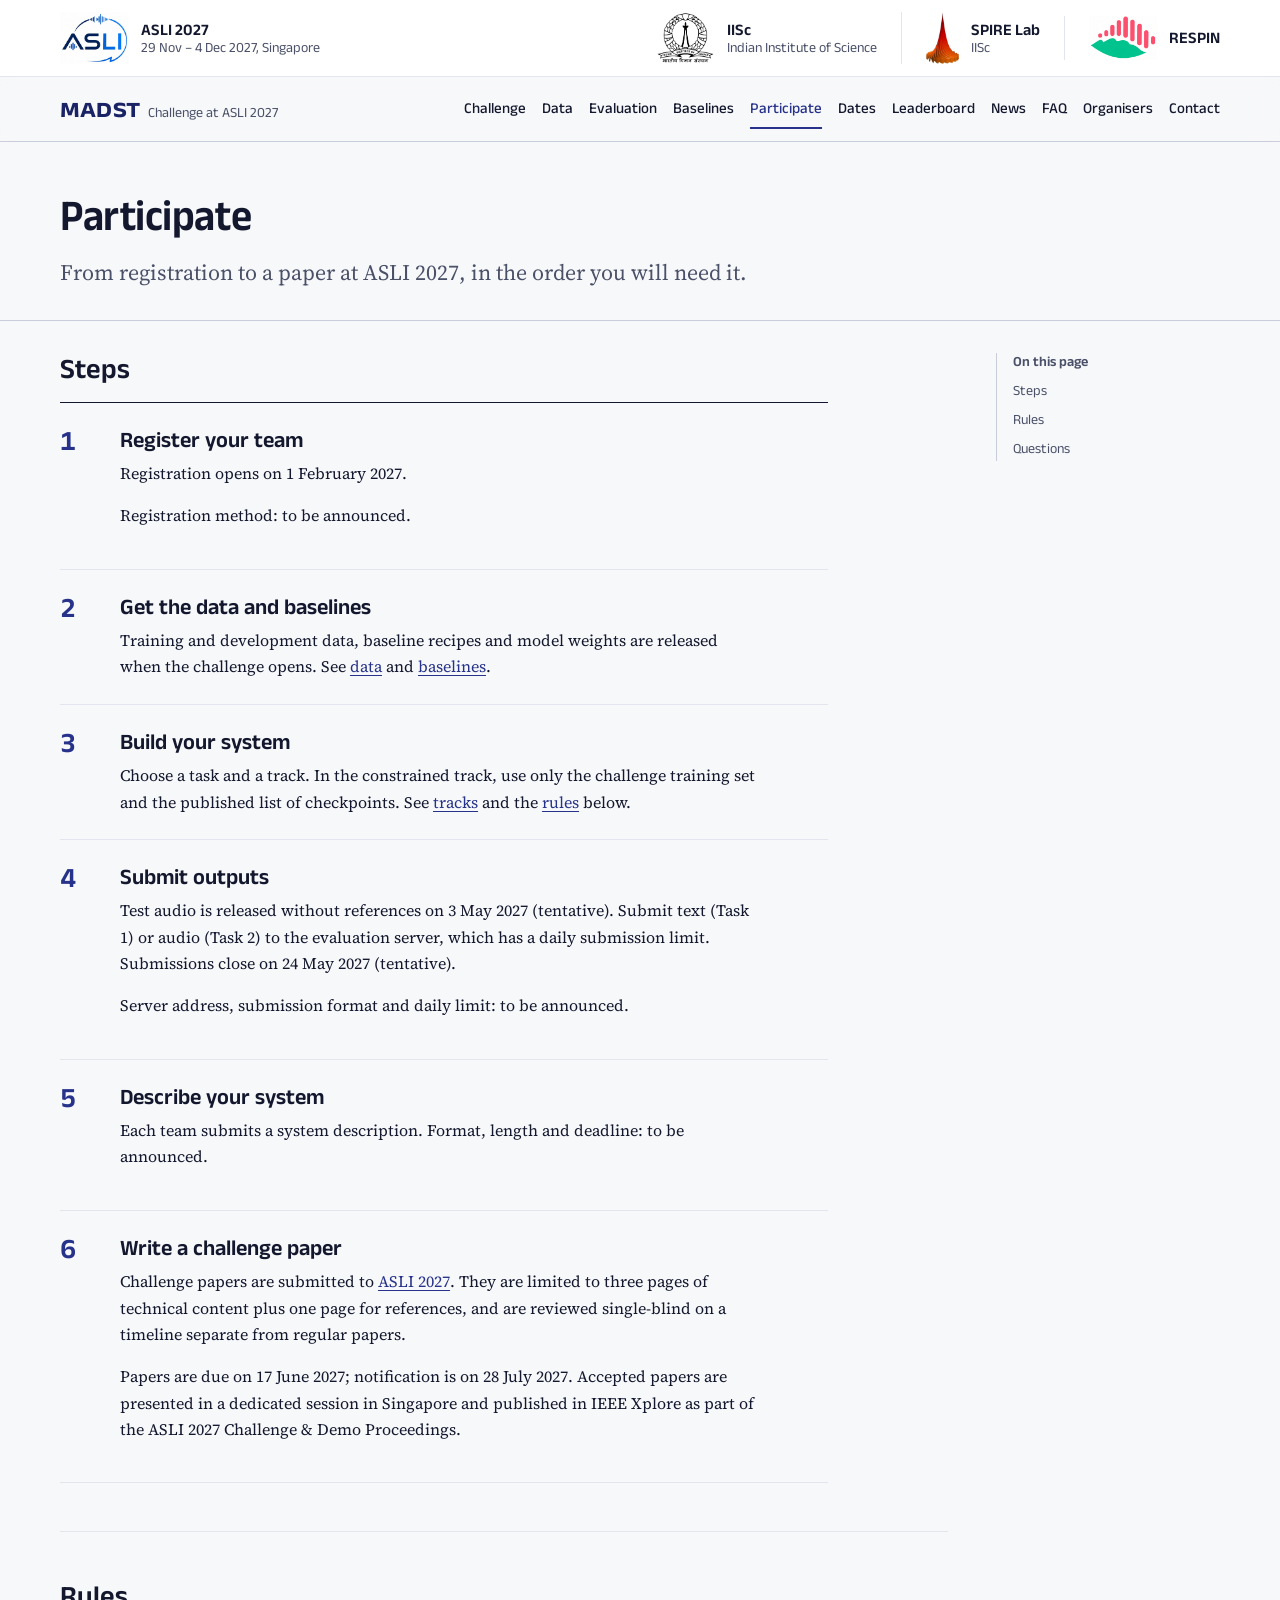
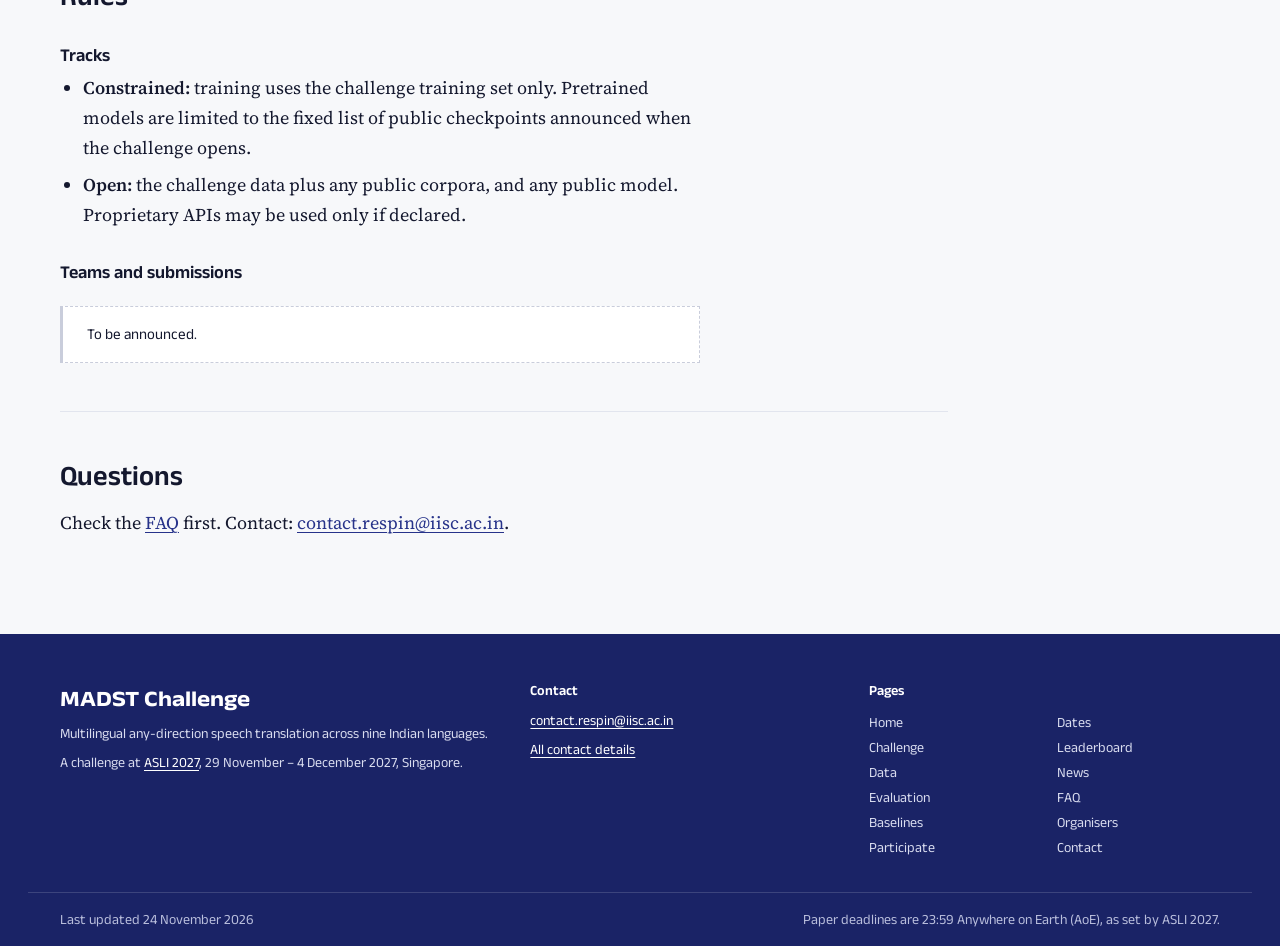
<file: participate.html>
<!doctype html>
<html lang="en">
<head>
  <meta charset="utf-8">
  <meta name="viewport" content="width=device-width, initial-scale=1">
  <title>Participate | MADST Challenge</title>
  <meta name="description" content="How to take part in the MADST Challenge: registration, rules, submission, system descriptions and challenge papers at ASLI 2027.">
  <!-- layout:head -->
  <link rel="icon" href="data:,">
  <link rel="preconnect" href="https://fonts.googleapis.com">
  <link rel="preconnect" href="https://fonts.gstatic.com" crossorigin>
  <link rel="stylesheet" href="https://fonts.googleapis.com/css2?family=Anek+Latin:wdth,wght@75..125,400..700&amp;family=Source+Serif+4:ital,opsz,wght@0,8..60,400..600;1,8..60,400&amp;display=swap">
  <!-- Indic-script fonts are added here automatically when SHOW_NATIVE is true in assets/js/site.js -->
  <link rel="stylesheet" href="assets/css/site.css?v=149becd4">
  <script src="assets/js/site.js?v=a150c03b" defer></script>
  <!-- /layout:head -->
</head>
<body>
  <!-- layout:header -->
  <a class="skip-link" href="#main">Skip to content</a>
  <aside id="deadline-strip" class="deadline-strip" aria-label="Next date" hidden><div class="wrap"></div></aside>
  <aside class="logo-bar" aria-label="Host conference and organisers">
    <div class="wrap logo-bar-inner">
      <a class="logo logo-asli" href="https://2027.ieeeasli.org/" title="ASLI 2027"><img src="assets/img/asli.png" width="106" height="80" alt="ASLI 2027"><span class="logo-text" aria-hidden="true"><span class="logo-text-main">ASLI 2027</span><span>29 Nov – 4 Dec 2027, Singapore</span></span></a>
      <ul class="logo-orgs" aria-label="Organised by">
        <li><a class="logo logo-iisc" href="https://www.iisc.ac.in/" title="Indian Institute of Science (IISc)"><img src="assets/img/iisc.png" width="91" height="80" alt="Indian Institute of Science (IISc)"><span class="logo-text" aria-hidden="true"><span class="logo-text-main">IISc</span><span>Indian Institute of Science</span></span></a></li>
        <li><a class="logo logo-spire" href="https://spire.ee.iisc.ac.in/" title="SPIRE Lab"><img src="assets/img/spire.png" width="52" height="80" alt="SPIRE Lab"><span class="logo-text" aria-hidden="true"><span class="logo-text-main">SPIRE Lab</span><span>IISc</span></span></a></li>
        <li><a class="logo logo-respin" href="https://respin.iisc.ac.in/" title="RESPIN"><img src="assets/img/respin.png" width="123" height="80" alt="RESPIN"><span class="logo-text" aria-hidden="true"><span class="logo-text-main">RESPIN</span></span></a></li>
      </ul>
    </div>
  </aside>
  <header class="site-header">
    <div class="wrap header-inner">
      <a class="brand" href="index.html">
        <span class="brand-name">MADST</span>
        <span class="brand-host">Challenge at ASLI 2027</span>
      </a>
      <button class="nav-toggle" type="button" aria-expanded="false" aria-controls="site-nav">Menu</button>
      <nav id="site-nav" class="site-nav" aria-label="Main">
        <ul>
          <li><a href="challenge.html">Challenge</a></li>
          <li><a href="data.html">Data</a></li>
          <li><a href="evaluation.html">Evaluation</a></li>
          <li><a href="baselines.html">Baselines</a></li>
          <li><a href="participate.html" aria-current="page">Participate</a></li>
          <li><a href="dates.html">Dates</a></li>
          <li><a href="leaderboard.html">Leaderboard</a></li>
          <li><a href="news.html">News</a></li>
          <li><a href="faq.html">FAQ</a></li>
          <li><a href="organisers.html">Organisers</a></li>
          <li><a href="contact.html">Contact</a></li>
        </ul>
      </nav>
    </div>
  </header>
  <!-- /layout:header -->

  <main id="main">
    <div class="page-head">
      <div class="wrap">
        <h1>Participate</h1>
        <p class="lede">From registration to a paper at ASLI 2027, in the order you will need it.</p>
      </div>
    </div>

    <div class="wrap layout">
      <nav class="toc" data-auto aria-label="On this page"></nav>
      <div class="content">
        <section>
          <h2 id="steps">Steps</h2>
          <ol class="steps">
            <li id="register">
              <div>
                <h3>Register your team</h3>
                <div class="prose">
                  <p>Registration opens on 1 February 2027.</p>
                  <p data-link-missing="registration">Registration method: to be announced.</p>
                  <!-- NEED THESE DETAILS: registration URL and what teams provide when registering. -->
                  <p><a class="btn btn-primary" data-link="registration" href="#" hidden>Register your team</a></p>
                </div>
              </div>
            </li>
            <li id="get-data">
              <div>
                <h3>Get the data and baselines</h3>
                <div class="prose">
                  <p>Training and development data, baseline recipes and model weights are released when the challenge opens. See <a href="data.html">data</a> and <a href="baselines.html">baselines</a>.</p>
                </div>
              </div>
            </li>
            <li id="build">
              <div>
                <h3>Build your system</h3>
                <div class="prose">
                  <p>Choose a task and a track. In the constrained track, use only the challenge training set and the published list of checkpoints. See <a href="challenge.html#tracks">tracks</a> and the <a href="#rules">rules</a> below.</p>
                </div>
              </div>
            </li>
            <li id="submit">
              <div>
                <h3>Submit outputs</h3>
                <div class="prose">
                  <p>Test audio is released without references on 3 May 2027 (tentative). Submit text (Task 1) or audio (Task 2) to the evaluation server, which has a daily submission limit. Submissions close on 24 May 2027 (tentative).</p>
                  <!-- NEED THESE DETAILS: closing time and time zone for submissions. -->
                  <p data-link-missing="evaluationServer">Server address, submission format and daily limit: to be announced.</p>
                  <!-- NEED THESE DETAILS: evaluation server platform and URL, opening date, daily and total submission limits,
                       S2TT and S2ST file formats, primary/final system selection rule. -->
                  <p><a class="btn btn-primary" data-link="evaluationServer" href="#" hidden>Go to the evaluation server</a></p>
                </div>
              </div>
            </li>
            <li id="system-description">
              <div>
                <h3>Describe your system</h3>
                <div class="prose">
                  <p>Each team submits a system description. Format, length and deadline: to be announced.</p>
                  <!-- NEED THESE DETAILS: system description format, length, template and deadline. -->
                  <p><a data-link="systemDescriptionTemplate" href="#" hidden>System description template</a></p>
                </div>
              </div>
            </li>
            <li id="paper">
              <div>
                <h3>Write a challenge paper</h3>
                <div class="prose">
                  <p>Challenge papers are submitted to <a href="https://2027.ieeeasli.org/">ASLI 2027</a>. They are limited to three pages of technical content plus one page for references, and are reviewed single-blind on a timeline separate from regular papers.</p>
                  <p>Papers are due on 17 June 2027; notification is on 28 July 2027. Accepted papers are presented in a dedicated session in Singapore and published in IEEE Xplore as part of the ASLI 2027 Challenge &amp; Demo Proceedings.</p>
                  <p><a data-link="paperSubmission" href="#" hidden>Paper submission site</a></p>
                </div>
              </div>
            </li>
          </ol>
        </section>

        <section>
          <h2 id="rules">Rules</h2>
          <h3>Tracks</h3>
          <div class="prose">
            <ul>
              <li><strong>Constrained:</strong> training uses the challenge training set only. Pretrained models are limited to the fixed list of public checkpoints announced when the challenge opens.</li>
              <li><strong>Open:</strong> the challenge data plus any public corpora, and any public model. Proprietary APIs may be used only if declared.</li>
            </ul>
          </div>
          <h3>Teams and submissions</h3>
          <div class="callout callout-pending">
            <p>To be announced.</p>
          </div>
          <!-- NEED THESE DETAILS: team size; one team per person?; participation by organisers' labs; industry teams;
               whether a system description/paper is required to appear in final results; use of test audio for adaptation;
               manual intervention rules. -->
        </section>
        <!-- NEED THESE DETAILS: privacy note for registration data (what is collected, why, who sees it, how long it is kept),
             if the registration form collects personal data. Section removed until provided. -->

        <section>
          <h2 id="help">Questions</h2>
          <div class="prose">
            <p>Check the <a href="faq.html">FAQ</a> first. Contact: <span data-contact="email"><a href="mailto:contact.respin@iisc.ac.in">contact.respin@iisc.ac.in</a></span>.</p>
          </div>
        </section>
      </div>
    </div>
  </main>

  <!-- layout:footer -->
  <footer class="site-footer">
    <div class="wrap footer-grid">
      <div>
        <p class="footer-name">MADST Challenge</p>
        <p>Multilingual any-direction speech translation across nine Indian languages.</p>
        <p>A challenge at <a href="https://2027.ieeeasli.org/">ASLI 2027</a>, 29 November – 4 December 2027, Singapore.</p>
      </div>
      <div>
        <h2>Contact</h2>
        <p data-contact="email"><a href="mailto:contact.respin@iisc.ac.in">contact.respin@iisc.ac.in</a></p>
        <p data-contact="discussionUrl"></p>
        <p><a href="contact.html">All contact details</a></p>
      </div>
      <div>
        <h2>Pages</h2>
        <ul class="footer-links">
          <li><a href="index.html">Home</a></li>
          <li><a href="challenge.html">Challenge</a></li>
          <li><a href="data.html">Data</a></li>
          <li><a href="evaluation.html">Evaluation</a></li>
          <li><a href="baselines.html">Baselines</a></li>
          <li><a href="participate.html">Participate</a></li>
          <li><a href="dates.html">Dates</a></li>
          <li><a href="leaderboard.html">Leaderboard</a></li>
          <li><a href="news.html">News</a></li>
          <li><a href="faq.html">FAQ</a></li>
          <li><a href="organisers.html">Organisers</a></li>
          <li><a href="contact.html">Contact</a></li>
        </ul>
      </div>
    </div>
    <div class="wrap footer-base">
      <span>Last updated <span data-last-updated>24 November 2026</span></span>
      <span>Paper deadlines are 23:59 Anywhere on Earth (AoE), as set by ASLI 2027.</span>
    </div>
  </footer>
  <!-- /layout:footer -->
</body>
</html>
</file>
<file: assets/css/site.css>
/* =====================================================================
   MADST Challenge - site stylesheet
   Tokens first; components after. No framework.
   ===================================================================== */

:root {
  /* Colour: indigo scale + one warm accent reserved for "next deadline" */
  --paper: #f7f8fa;
  --surface: #ffffff;
  --ink: #14182e;
  --ink-2: #4a5068;
  --indigo-900: #1a2366;
  --indigo-700: #27338a;
  --indigo-500: #4a58b8;
  --indigo-300: #a3ace0;
  --indigo-100: #e3e6f6;
  --indigo-50: #f0f2fb;
  --haldi-700: #8a5a00;
  --haldi-400: #e0a526;
  --haldi-100: #fbf0d9;
  --rule: #c9cddb;
  --rule-soft: #e2e5ee;

  /* Type */
  --font-sans: "Anek Latin", "Anek Devanagari", "Anek Bangla", "Anek Kannada", "Anek Telugu", system-ui, -apple-system, "Segoe UI", sans-serif;
  --font-serif: "Source Serif 4", Georgia, "Times New Roman", serif;
  --step--1: 0.875rem;  /* 14 */
  --step-0: 1rem;       /* 16 */
  --step-1: 1.125rem;   /* 18 body prose */
  --step-2: 1.375rem;   /* 22 */
  --step-3: 1.75rem;    /* 28 */
  --step-4: 2.1875rem;  /* 35 */
  --step-5: 2.75rem;    /* 44 */
  --step-6: 3.4375rem;  /* 55 */

  /* Space (8-pt rhythm) */
  --s-1: 0.25rem;
  --s-2: 0.5rem;
  --s-3: 0.75rem;
  --s-4: 1rem;
  --s-5: 1.5rem;
  --s-6: 2rem;
  --s-7: 3rem;
  --s-8: 4rem;
  --s-9: 6rem;

  --wrap: 72.5rem;      /* 1160px */
  --measure: 40rem;     /* prose column */
  --radius: 4px;
  --gutter: 1rem;
  --header-h: 4rem;

  color-scheme: light;
}

@media (min-width: 768px) {
  :root { --gutter: 2rem; }
}

/* ---------- Base ---------- */
*, *::before, *::after { box-sizing: border-box; }

/* The hidden attribute must always win over component display rules. */
[hidden] { display: none !important; }

html {
  -webkit-text-size-adjust: 100%;
  text-size-adjust: 100%;
  scroll-padding-top: calc(var(--header-h) + var(--s-4));
}

body {
  margin: 0;
  background: var(--paper);
  color: var(--ink);
  font-family: var(--font-sans);
  font-size: var(--step-0);
  line-height: 1.5;
  font-feature-settings: "kern" 1;
  min-height: 100vh;
  display: flex;
  flex-direction: column;
}

main { flex: 1 0 auto; }

h1, h2, h3, h4 {
  font-family: var(--font-sans);
  font-weight: 600;
  line-height: 1.15;
  margin: 0;
  text-wrap: balance;
  color: var(--ink);
}

p, ul, ol, dl, table, figure, blockquote { margin: 0; }

a {
  color: var(--indigo-700);
  text-decoration-thickness: 1px;
  text-underline-offset: 0.18em;
}
a:hover { color: var(--indigo-900); text-decoration-thickness: 2px; }

:focus-visible {
  outline: 2px solid var(--indigo-700);
  outline-offset: 2px;
  border-radius: 2px;
}

::selection { background: var(--indigo-100); }

.wrap {
  width: 100%;
  max-width: calc(var(--wrap) + 2 * var(--gutter));
  margin-inline: auto;
  padding-inline: var(--gutter);
}

.visually-hidden {
  position: absolute !important;
  width: 1px; height: 1px;
  padding: 0; margin: -1px;
  overflow: hidden; clip: rect(0 0 0 0);
  white-space: nowrap; border: 0;
}

.skip-link {
  position: absolute;
  left: var(--s-4);
  top: -100px;
  z-index: 100;
  background: var(--ink);
  color: #fff;
  padding: var(--s-2) var(--s-4);
  border-radius: var(--radius);
  text-decoration: none;
}
.skip-link:focus { top: var(--s-2); color: #fff; }

.num { font-variant-numeric: tabular-nums lining-nums; }

/* ---------- Deadline strip ---------- */
.deadline-strip {
  background: var(--ink);
  color: #e9ebf5;
  font-size: var(--step--1);
}
.deadline-strip[hidden] { display: none; }
.deadline-strip .wrap {
  display: flex;
  flex-wrap: wrap;
  gap: var(--s-1) var(--s-4);
  align-items: baseline;
  padding-block: var(--s-2);
}
.deadline-strip a { color: #fff; }
.deadline-strip .ds-when { color: var(--haldi-400); font-variant-numeric: tabular-nums; }
.deadline-strip .tag { color: #c8cce0; border-color: #5a6080; }

/* ---------- Header ---------- */
/* Logo bar: host conference left, organisers right. Scrolls away; the
   menu below stays pinned. */
.logo-bar { background: var(--surface); border-bottom: 1px solid var(--rule-soft); }
.logo-bar-inner {
  display: flex;
  align-items: center;
  justify-content: space-between;
  gap: var(--s-4);
  padding-block: var(--s-3);
}
.logo { display: flex; align-items: center; gap: var(--s-3); line-height: 1.2; color: var(--ink); text-decoration: none; border-radius: var(--radius); }
.logo img { height: 3.25rem; width: auto; flex: none; }
.logo-text { display: flex; flex-direction: column; font-size: var(--step--1); color: var(--ink-2); white-space: nowrap; }
.logo-text-main { font-size: var(--step-0); font-weight: 600; color: var(--ink); }
.logo-orgs { list-style: none; padding: 0; margin: 0; display: flex; align-items: center; }
.logo-orgs li { display: flex; align-items: center; padding-inline: var(--s-5); }
.logo-orgs li:last-child { padding-right: 0; }
.logo-orgs li + li { border-left: 1px solid var(--rule-soft); }
.logo-respin img { height: 2.75rem; }
a.logo:hover .logo-text-main { color: var(--indigo-900); text-decoration: underline; text-decoration-thickness: 2px; text-underline-offset: 0.18em; }
a.logo:hover img { opacity: 0.88; }
@media (max-width: 1023px) {
  .logo-orgs .logo-text { display: none; }
  .logo-orgs li { padding-inline: var(--s-4); }
}
@media (max-width: 559px) {
  .logo-bar-inner { padding-block: var(--s-2); }
  .logo .logo-text { display: none; }
  .logo img { height: 2rem; }
  .logo-respin img { height: 1.625rem; }
  .logo-orgs li { padding-inline: var(--s-3); }
}

.site-header {
  position: sticky;
  top: 0;
  z-index: 50;
  background: rgba(247, 248, 250, 0.96);
  border-bottom: 1px solid var(--rule);
}
@supports (backdrop-filter: blur(1px)) {
  .site-header { background: rgba(247, 248, 250, 0.88); backdrop-filter: saturate(1.4) blur(8px); }
}
.header-inner {
  display: flex;
  align-items: center;
  justify-content: space-between;
  gap: var(--s-5);
  min-height: var(--header-h);
}
.brand {
  display: flex;
  align-items: baseline;
  gap: var(--s-2);
  text-decoration: none;
  color: var(--ink);
  white-space: nowrap;
}
.brand:hover { color: var(--ink); }
.brand-name {
  font-weight: 700;
  font-size: 1.375rem;
  font-stretch: 112%;
  letter-spacing: 0.01em;
  color: var(--indigo-900);
}
.brand-host { font-size: var(--step--1); color: var(--ink-2); }

.nav-toggle {
  display: none;
  font: inherit;
  font-weight: 500;
  background: transparent;
  color: var(--ink);
  border: 1px solid var(--rule);
  border-radius: var(--radius);
  padding: var(--s-2) var(--s-4);
  min-height: 44px;
  cursor: pointer;
}
.nav-toggle:hover { border-color: var(--indigo-700); }

.site-nav ul {
  list-style: none;
  padding: 0;
  margin: 0;
  display: flex;
  gap: var(--s-1) var(--s-4);
  flex-wrap: wrap;
}
.site-nav a {
  display: inline-block;
  padding: var(--s-2) 0;
  font-size: 0.9375rem;
  font-weight: 500;
  color: var(--ink);
  text-decoration: none;
  border-bottom: 2px solid transparent;
}
.site-nav a:hover { color: var(--indigo-700); border-bottom-color: var(--indigo-300); }
.site-nav a[aria-current="page"] { color: var(--indigo-700); border-bottom-color: var(--indigo-700); }

@media (max-width: 1099px) {
  .nav-toggle { display: inline-flex; align-items: center; }
  .site-nav {
    display: none;
    position: absolute;
    left: 0; right: 0;
    top: 100%;
    background: var(--paper);
    border-bottom: 1px solid var(--rule);
    max-height: calc(100vh - var(--header-h));
    overflow-y: auto;
  }
  .site-nav.is-open { display: block; }
  .site-nav ul {
    flex-direction: column;
    gap: 0;
    max-width: calc(var(--wrap) + 2 * var(--gutter));
    margin-inline: auto;
    padding: var(--s-2) var(--gutter) var(--s-5);
  }
  .site-nav li + li { border-top: 1px solid var(--rule-soft); }
  .site-nav a {
    display: block;
    padding: var(--s-3) 0;
    font-size: var(--step-1);
    border-bottom: 0;
  }
  .site-nav a[aria-current="page"] { font-weight: 700; }
}
@media (max-width: 479px) {
  .brand-host { display: none; }
}

/* ---------- Page header (inner pages) ---------- */
.page-head {
  padding-block: var(--s-7) var(--s-6);
  border-bottom: 1px solid var(--rule);
}
.page-head h1 {
  font-size: var(--step-5);
  font-stretch: 94%;
  letter-spacing: -0.01em;
}
.page-head .lede {
  margin-top: var(--s-4);
  max-width: 44rem;
  font-family: var(--font-serif);
  font-size: var(--step-2);
  line-height: 1.45;
  color: var(--ink-2);
}
@media (max-width: 767px) {
  .page-head { padding-block: var(--s-6) var(--s-5); }
  .page-head h1 { font-size: var(--step-4); }
  .page-head .lede { font-size: var(--step-1); }
}

/* ---------- Content layout: prose + "on this page" ---------- */
.layout {
  display: grid;
  grid-template-columns: minmax(0, 1fr);
  gap: var(--s-7);
  padding-block: var(--s-6) var(--s-9);
}
@media (min-width: 1024px) {
  .layout { grid-template-columns: minmax(0, 1fr) 14rem; }
  .layout > .toc { order: 2; }
}
.toc { display: none; }
@media (min-width: 1024px) {
  .toc {
    display: block;
    position: sticky;
    top: calc(var(--header-h) + var(--s-5));
    align-self: start;
    font-size: var(--step--1);
    border-left: 1px solid var(--rule);
    padding-left: var(--s-4);
  }
  .toc h2 { font-size: var(--step--1); font-weight: 600; color: var(--ink-2); margin-bottom: var(--s-2); }
  .toc ul { list-style: none; padding: 0; display: grid; gap: var(--s-1); }
  .toc a { color: var(--ink-2); text-decoration: none; display: block; padding: 2px 0; }
  .toc a:hover, .toc a.is-active { color: var(--indigo-700); }
}

.content > section { padding-top: var(--s-7); }
.content > section:first-child { padding-top: 0; }
.content > section + section { border-top: 1px solid var(--rule-soft); margin-top: var(--s-7); }

.content h2 { font-size: var(--step-3); margin-bottom: var(--s-4); }
.content h3 { font-size: var(--step-1); margin: var(--s-6) 0 var(--s-2); }

.prose {
  font-family: var(--font-serif);
  font-size: var(--step-1);
  line-height: 1.65;
  max-width: var(--measure);
}
.prose > * + * { margin-top: var(--s-4); }
.prose ul, .prose ol { padding-left: 1.25em; }
.prose li + li { margin-top: var(--s-2); }
.prose strong { font-weight: 600; }

.small { font-size: var(--step--1); color: var(--ink-2); }
.muted { color: var(--ink-2); }

/* ---------- Buttons ---------- */
.actions { display: flex; flex-wrap: wrap; gap: var(--s-3); margin-top: var(--s-6); }
.btn {
  display: inline-flex;
  align-items: center;
  justify-content: center;
  gap: var(--s-2);
  min-height: 44px;
  padding: var(--s-2) var(--s-5);
  border-radius: var(--radius);
  font: inherit;
  font-weight: 600;
  text-decoration: none;
  cursor: pointer;
  border: 1px solid var(--indigo-700);
  transition: background-color 150ms ease, color 150ms ease, border-color 150ms ease;
}
.btn-primary { background: var(--indigo-700); color: #fff; }
.btn-primary:hover { background: var(--indigo-900); border-color: var(--indigo-900); color: #fff; text-decoration: none; }
.btn-secondary { background: transparent; color: var(--indigo-700); }
.btn-secondary:hover { background: var(--indigo-50); color: var(--indigo-900); text-decoration: none; }

/* ---------- Tags (status labels; always text, never colour alone) ---------- */
.tag {
  display: inline-block;
  font-family: var(--font-sans);
  font-size: 0.8125rem;
  font-weight: 500;
  line-height: 1.4;
  padding: 0 0.45em;
  border: 1px solid var(--rule);
  border-radius: var(--radius);
  color: var(--ink-2);
  white-space: nowrap;
  vertical-align: 0.1em;
}
.tag-tentative { border-style: dashed; }
.tag-confirmed { border-color: var(--indigo-300); color: var(--indigo-700); }
.tag-next { border-color: var(--haldi-700); color: var(--haldi-700); background: var(--haldi-100); }
.tag-available { border-color: var(--indigo-700); color: #fff; background: var(--indigo-700); }

/* ---------- Tables ---------- */
.table-scroll {
  overflow-x: auto;
  -webkit-overflow-scrolling: touch;
  margin-top: var(--s-4);
  border-top: 1px solid var(--ink);
}
.table-scroll:focus-visible { outline-offset: 4px; }
table.data {
  width: 100%;
  border-collapse: collapse;
  font-size: 0.9375rem;
  font-variant-numeric: tabular-nums lining-nums;
}
table.data caption {
  caption-side: bottom;
  text-align: left;
  padding-top: var(--s-2);
  font-size: var(--step--1);
  color: var(--ink-2);
}
table.data th, table.data td {
  text-align: left;
  vertical-align: top;
  padding: var(--s-3) var(--s-4) var(--s-3) 0;
  border-bottom: 1px solid var(--rule-soft);
}
table.data thead th {
  font-weight: 600;
  font-size: var(--step--1);
  color: var(--ink-2);
  border-bottom: 1px solid var(--rule);
  white-space: nowrap;
}
table.data tbody th { font-weight: 600; }
table.data td.n, table.data th.n { text-align: right; }
table.data tr:last-child > * { border-bottom-color: var(--rule); }

/* Definition-list facts */
.facts {
  display: grid;
  grid-template-columns: minmax(10rem, max-content) 1fr;
  gap: 0;
  margin-top: var(--s-4);
  border-top: 1px solid var(--ink);
  max-width: 48rem;
}
.facts dt, .facts dd {
  margin: 0;
  padding: var(--s-3) var(--s-4) var(--s-3) 0;
  border-bottom: 1px solid var(--rule-soft);
}
.facts dt { font-weight: 600; color: var(--ink); }
.facts dd { font-variant-numeric: tabular-nums; }
@media (max-width: 559px) {
  .facts { grid-template-columns: 1fr; }
  .facts dt { border-bottom: 0; padding-bottom: 0; }
}

/* ---------- Callouts ---------- */
.callout {
  margin-top: var(--s-5);
  padding: var(--s-4) var(--s-5);
  background: var(--indigo-50);
  border-left: 3px solid var(--indigo-300);
  max-width: var(--measure);
  font-size: 0.9375rem;
}
.callout > * + * { margin-top: var(--s-2); }
.callout h3 { margin: 0; font-size: var(--step-0); }
.callout ul { padding-left: 1.2em; }
.callout-pending { background: var(--surface); border-left-color: var(--rule); border: 1px dashed var(--rule); border-left: 3px solid var(--rule); }

/* ---------- Home ---------- */
.hero {
  padding-block: var(--s-8) var(--s-7);
  border-bottom: 1px solid var(--rule);
}
.hero-grid {
  display: grid;
  gap: var(--s-7);
  grid-template-columns: minmax(0, 1fr);
  align-items: start;
}
@media (min-width: 1024px) {
  .hero-grid { grid-template-columns: minmax(0, 5fr) minmax(0, 6fr); gap: var(--s-8); }
}
.hero-kicker { font-size: var(--step-0); color: var(--ink-2); margin-bottom: var(--s-4); max-width: 34rem; }
.hero-kicker a { color: inherit; }
.hero h1 {
  font-size: clamp(2rem, 1.3rem + 2.6vw, var(--step-5));
  font-weight: 650;
  font-stretch: 88%;
  letter-spacing: -0.015em;
  line-height: 1.02;
  color: var(--indigo-900);
}
.hero .lede {
  margin-top: var(--s-5);
  font-family: var(--font-serif);
  font-size: var(--step-2);
  line-height: 1.45;
  color: var(--ink);
  max-width: 34rem;
}
.hero .note { margin-top: var(--s-4); font-size: var(--step--1); color: var(--ink-2); }
@media (max-width: 767px) {
  .hero { padding-block: var(--s-6) var(--s-6); }
  .hero .lede { font-size: var(--step-1); }
}

.band { padding-block: var(--s-8); }
.band + .band { border-top: 1px solid var(--rule); }
.band-head { display: flex; flex-wrap: wrap; justify-content: space-between; align-items: baseline; gap: var(--s-2) var(--s-5); margin-bottom: var(--s-5); }
.band-head h2 { font-size: var(--step-3); }
.band-head a { font-size: var(--step--1); }
@media (max-width: 767px) { .band { padding-block: var(--s-7); } }

.split {
  display: grid;
  grid-template-columns: minmax(0, 1fr);
  gap: var(--s-6) var(--s-7);
}
@media (min-width: 768px) { .split { grid-template-columns: repeat(2, minmax(0, 1fr)); } }

.task h3 { font-size: var(--step-2); margin-bottom: var(--s-2); }
.task .task-id { display: block; font-size: var(--step--1); font-weight: 500; color: var(--ink-2); margin-bottom: var(--s-1); }
.task p { font-family: var(--font-serif); font-size: var(--step-1); line-height: 1.6; max-width: 32rem; }

/* ---------- Direction matrix (signature) ---------- */
.matrix-figure { margin: 0; }
.matrix-scroll { overflow-x: auto; -webkit-overflow-scrolling: touch; padding-bottom: var(--s-1); }
table.matrix {
  border-collapse: separate;
  border-spacing: 3px;
  margin-left: -3px;
  font-variant-numeric: tabular-nums;
}
table.matrix th {
  font-weight: 500;
  font-size: var(--step--1);
  color: var(--ink-2);
  padding: 0;
}
table.matrix thead th {
  vertical-align: bottom;
  text-align: center;
  padding-bottom: var(--s-2);
  min-width: 2.5rem;
}
table.matrix thead th .code { display: block; font-size: 0.8125rem; letter-spacing: 0.02em; text-decoration: none; color: var(--ink); }
table.matrix tbody th {
  text-align: left;
  padding-right: var(--s-3);
  white-space: nowrap;
}
table.matrix tbody th .en { color: var(--ink); font-weight: 500; font-size: 0.9375rem; }
table.matrix tbody th .native { margin-left: var(--s-2); color: var(--ink-2); }
table.matrix tbody th .code-row { display: none; }
table.matrix thead th.corner { text-align: left; vertical-align: bottom; font-size: 0.75rem; }
.matrix-cell {
  width: 2.5rem;
  height: 2.5rem;
  padding: 0;
  border-radius: 2px;
  cursor: default;
  position: relative;
}
.matrix-cell:not(.diag):not(.heat) { background: var(--indigo-500); }
.matrix-cell:not(.diag):not(.heat):hover,
.matrix-cell:not(.diag):not(.heat).is-active { background: var(--indigo-900); }
.matrix-cell.diag {
  background:
    linear-gradient(to top right, transparent calc(50% - 0.5px), var(--rule) calc(50% - 0.5px), var(--rule) calc(50% + 0.5px), transparent calc(50% + 0.5px));
}
.matrix-cell:not(.diag):hover,
.matrix-cell:not(.diag):focus-visible,
.matrix-cell.is-active {
  outline: 2px solid var(--haldi-700);
  outline-offset: 1px;
  border-radius: 2px;
}
table.matrix tr.is-row th .en, table.matrix th.is-col .code { color: var(--indigo-700); font-weight: 700; }
.matrix-readout {
  min-height: 3em;
  margin-top: var(--s-4);
  font-size: 0.9375rem;
  max-width: 34rem;
}
.matrix-readout strong { font-weight: 600; }
.matrix-caption { margin-top: var(--s-3); font-size: var(--step--1); color: var(--ink-2); max-width: 34rem; }

@media (max-width: 559px) {
  .matrix-cell { width: 1.75rem; height: 1.75rem; }
  table.matrix { border-spacing: 2px; }
  table.matrix thead th { min-width: 1.75rem; }
  table.matrix tbody th .native { display: none; }
  table.matrix tbody th .en { position: absolute; width: 1px; height: 1px; overflow: hidden; clip: rect(0 0 0 0); white-space: nowrap; }
  table.matrix tbody th .code-row { display: inline; font-size: 0.75rem; color: var(--ink); text-decoration: none; }
  table.matrix tbody th { padding-right: var(--s-2); }
  table.matrix thead th .code { font-size: 0.6875rem; }
  table.matrix tbody th .en { font-size: var(--step--1); }
}

/* Load sequence: cells fill row by row once */
@media (prefers-reduced-motion: no-preference) {
  .matrix.is-animating .matrix-cell:not(.diag) {
    animation: cell-in 320ms cubic-bezier(0.2, 0.7, 0.2, 1) both;
    animation-delay: calc(var(--r, 0) * 55ms + var(--c, 0) * 12ms);
  }
  @keyframes cell-in {
    from { opacity: 0; transform: scale(0.6); }
    to { opacity: 1; transform: scale(1); }
  }
}

/* Score heatmap (leaderboard, after results) */
.heat { width: 2.75rem; height: 2.25rem; text-align: center; font-size: 0.75rem; color: var(--ink); }

/* ---------- Timeline ---------- */
.timeline { list-style: none; padding: 0; margin-top: var(--s-4); border-top: 1px solid var(--ink); max-width: 48rem; }
.timeline li {
  display: grid;
  grid-template-columns: 9.5rem minmax(0, 1fr);
  gap: var(--s-1) var(--s-5);
  padding: var(--s-4) 0;
  border-bottom: 1px solid var(--rule-soft);
}
.timeline .t-date { font-weight: 600; font-variant-numeric: tabular-nums; }
.timeline .t-date small { display: block; font-weight: 400; color: var(--ink-2); font-size: var(--step--1); }
.timeline .t-title { font-weight: 500; }
.timeline .t-desc { color: var(--ink-2); font-size: 0.9375rem; margin-top: var(--s-1); }
.timeline .t-meta { margin-top: var(--s-2); display: flex; flex-wrap: wrap; gap: var(--s-2); align-items: center; }
.timeline li.is-past .t-date, .timeline li.is-past .t-title { color: var(--ink-2); }
.timeline li.is-past .t-title { text-decoration: line-through; text-decoration-color: var(--rule); }
.timeline li.is-next { background: linear-gradient(to right, var(--haldi-100), transparent 70%); box-shadow: inset 3px 0 0 var(--haldi-400); padding-left: var(--s-3); }
@media (max-width: 559px) {
  .timeline li { grid-template-columns: 1fr; }
}

.countdown {
  display: grid;
  gap: var(--s-1);
  padding: var(--s-5);
  background: var(--surface);
  border: 1px solid var(--rule);
  border-top: 3px solid var(--haldi-400);
  border-radius: 0 0 var(--radius) var(--radius);
}
.countdown .c-label { font-size: var(--step--1); color: var(--ink-2); }
.countdown .c-title { font-size: var(--step-2); font-weight: 600; }
.countdown .c-date { font-variant-numeric: tabular-nums; }
.countdown .c-left { font-size: var(--step-3); font-weight: 600; font-variant-numeric: tabular-nums; color: var(--haldi-700); margin-top: var(--s-2); }
.countdown .c-tz { font-size: var(--step--1); color: var(--ink-2); }

.key-dates { display: grid; gap: var(--s-6); grid-template-columns: minmax(0, 1fr); }
@media (min-width: 1024px) { .key-dates { grid-template-columns: minmax(0, 5fr) minmax(0, 7fr); gap: var(--s-8); } }
.key-dates .timeline { margin-top: 0; }
@media (min-width: 1024px) { .key-dates.is-single { grid-template-columns: minmax(0, 1fr); } }

/* ---------- News ---------- */
.news-list { list-style: none; padding: 0; border-top: 1px solid var(--ink); max-width: 48rem; }
.news-item { padding: var(--s-5) 0; border-bottom: 1px solid var(--rule-soft); }
.news-item header { display: flex; flex-wrap: wrap; gap: var(--s-2) var(--s-3); align-items: baseline; }
.news-item time { font-size: var(--step--1); color: var(--ink-2); font-variant-numeric: tabular-nums; }
.news-item h3 { font-size: var(--step-2); margin-top: var(--s-2); flex-basis: 100%; }
.news-item .news-body { margin-top: var(--s-3); font-family: var(--font-serif); font-size: var(--step-1); line-height: 1.6; }
.news-item .news-body > * + * { margin-top: var(--s-3); }
.news-item .news-link { display: inline-block; margin-top: var(--s-3); font-weight: 500; }
.news-compact .news-item h3 { font-size: var(--step-1); }
.news-compact .news-item .news-body { font-size: var(--step-0); }

.filter-bar { display: flex; flex-wrap: wrap; gap: var(--s-2); margin-bottom: var(--s-5); }
.filter-bar button {
  font: inherit;
  font-size: var(--step--1);
  font-weight: 500;
  min-height: 36px;
  padding: var(--s-1) var(--s-4);
  border: 1px solid var(--rule);
  border-radius: var(--radius);
  background: var(--surface);
  color: var(--ink);
  cursor: pointer;
}
.filter-bar button:hover { border-color: var(--indigo-700); }
.filter-bar button[aria-pressed="true"] { background: var(--indigo-700); border-color: var(--indigo-700); color: #fff; }

/* ---------- Empty / error / loading ---------- */
.state {
  padding: var(--s-5);
  border: 1px dashed var(--rule);
  border-radius: var(--radius);
  background: var(--surface);
  max-width: 48rem;
  font-size: 0.9375rem;
}
.state > * + * { margin-top: var(--s-2); }
.state strong { display: block; font-size: var(--step-0); font-weight: 600; }
.state-error { border-style: solid; border-color: #b4232c; border-left-width: 3px; }
.loading { color: var(--ink-2); font-size: var(--step--1); }

/* ---------- Steps (Participate: a genuine sequence) ---------- */
.steps { list-style: none; padding: 0; counter-reset: step; max-width: 48rem; border-top: 1px solid var(--ink); }
.steps > li {
  counter-increment: step;
  display: grid;
  grid-template-columns: 2.75rem minmax(0, 1fr);
  gap: var(--s-4);
  padding: var(--s-5) 0;
  border-bottom: 1px solid var(--rule-soft);
}
.steps > li::before {
  content: counter(step);
  font-weight: 600;
  font-size: var(--step-3);
  line-height: 1;
  color: var(--indigo-700);
  font-variant-numeric: tabular-nums;
}
.steps h3 { margin: 0 0 var(--s-2); font-size: var(--step-2); }
.steps .prose { font-size: var(--step-0); }

/* ---------- FAQ ---------- */
.faq { border-top: 1px solid var(--ink); max-width: 48rem; }
.faq details { border-bottom: 1px solid var(--rule-soft); }
.faq summary {
  cursor: pointer;
  list-style: none;
  padding: var(--s-4) var(--s-6) var(--s-4) 0;
  font-weight: 600;
  font-size: var(--step-1);
  position: relative;
}
.faq summary::-webkit-details-marker { display: none; }
.faq summary::after {
  content: "";
  position: absolute;
  right: var(--s-2);
  top: 50%;
  width: 0.6rem; height: 0.6rem;
  border-right: 2px solid var(--ink-2);
  border-bottom: 2px solid var(--ink-2);
  transform: translateY(-70%) rotate(45deg);
  transition: transform 160ms ease;
}
.faq details[open] summary::after { transform: translateY(-30%) rotate(-135deg); }
.faq summary:hover { color: var(--indigo-700); }
.faq .answer { padding: 0 0 var(--s-5); font-family: var(--font-serif); font-size: var(--step-1); line-height: 1.6; max-width: var(--measure); }
.faq .answer > * + * { margin-top: var(--s-3); }

/* ---------- People ---------- */
.people { list-style: none; padding: 0; display: grid; gap: 0 var(--s-6); grid-template-columns: repeat(auto-fill, minmax(16rem, 1fr)); border-top: 1px solid var(--ink); }
.people li { padding: var(--s-4) 0; border-bottom: 1px solid var(--rule-soft); }
.people .p-name { font-weight: 600; font-size: var(--step-1); }
.people .p-aff { color: var(--ink-2); font-size: 0.9375rem; }
.people .p-role { font-size: var(--step--1); color: var(--indigo-700); margin-top: var(--s-1); }

/* ---------- Leaderboard ---------- */
.board + .board { margin-top: var(--s-7); }
.board h3 { font-size: var(--step-2); margin: 0; }
.board .board-meta { font-size: var(--step--1); color: var(--ink-2); margin-top: var(--s-1); }
.board .state { margin-top: var(--s-4); }
.rank { font-weight: 700; color: var(--indigo-700); }

/* ---------- Status table ---------- */
.status-table td:last-child { white-space: nowrap; }

/* ---------- Footer ---------- */
.site-footer {
  margin-top: auto;
  background: var(--indigo-900);
  color: #d9dcef;
  font-size: var(--step--1);
}
.site-footer a { color: #fff; }
.footer-grid {
  display: grid;
  gap: var(--s-6);
  grid-template-columns: minmax(0, 1fr);
  padding-block: var(--s-7) var(--s-6);
}
@media (min-width: 768px) { .footer-grid { grid-template-columns: 2fr 1.4fr 1.6fr; } }
.footer-grid h2 { font-size: var(--step--1); font-weight: 600; color: #fff; margin-bottom: var(--s-3); }
.footer-name { font-size: var(--step-2); font-weight: 700; color: #fff; font-stretch: 112%; }
.footer-grid p + p { margin-top: var(--s-2); }
.footer-links { list-style: none; padding: 0; columns: 2; column-gap: var(--s-5); }
.footer-links li { padding: 2px 0; break-inside: avoid; }
.footer-links a { color: #d9dcef; text-decoration: none; }
.footer-links a:hover { color: #fff; text-decoration: underline; }
.footer-base {
  border-top: 1px solid rgba(255, 255, 255, 0.15);
  padding-block: var(--s-4);
  display: flex;
  flex-wrap: wrap;
  gap: var(--s-2) var(--s-5);
  justify-content: space-between;
  color: #b9bedc;
}
.site-footer :focus-visible { outline-color: #fff; }

/* ---------- Data page: sentence matrix ---------- */
table.data.matrix-table th, table.data.matrix-table td { white-space: nowrap; }
table.data.matrix-table td { padding-inline: var(--s-3); }
table.data.matrix-table thead th.n { padding-inline: var(--s-3); }
table.data.matrix-table td.is-orig { background: var(--indigo-50); font-weight: 600; }
table.data.matrix-table .total { font-weight: 600; border-left: 1px solid var(--rule); }
table.data.matrix-table tfoot th, table.data.matrix-table tfoot td { font-weight: 600; border-top: 1px solid var(--ink); }

/* ---------- Contact page ---------- */
.contact-address { font-style: normal; line-height: 1.6; }

/* ---------- 404 ---------- */
.notfound { padding-block: var(--s-9); }
.notfound .code { font-size: var(--step--1); color: var(--ink-2); font-variant-numeric: tabular-nums; }
.notfound h1 { font-size: var(--step-5); margin-top: var(--s-2); }
.notfound p { margin-top: var(--s-4); max-width: 36rem; font-family: var(--font-serif); font-size: var(--step-1); }
.notfound p.small { font-family: var(--font-sans); font-size: var(--step--1); }
.notfound .links { margin-top: var(--s-6); list-style: none; padding: 0; display: grid; gap: var(--s-2); grid-template-columns: repeat(auto-fill, minmax(11rem, 1fr)); max-width: 40rem; }

/* ---------- Motion preferences ---------- */
@media (prefers-reduced-motion: reduce) {
  *, *::before, *::after { transition-duration: 0.01ms !important; animation-duration: 0.01ms !important; scroll-behavior: auto !important; }
}

/* ---------- Print ---------- */
@media print {
  .site-header, .deadline-strip, .logo-bar, .toc, .nav-toggle, .filter-bar, .actions { display: none !important; }
  body { background: #fff; }
  .site-footer { background: none; color: #000; }
  .site-footer a { color: #000; }
  a { color: #000; }
}
</file>
